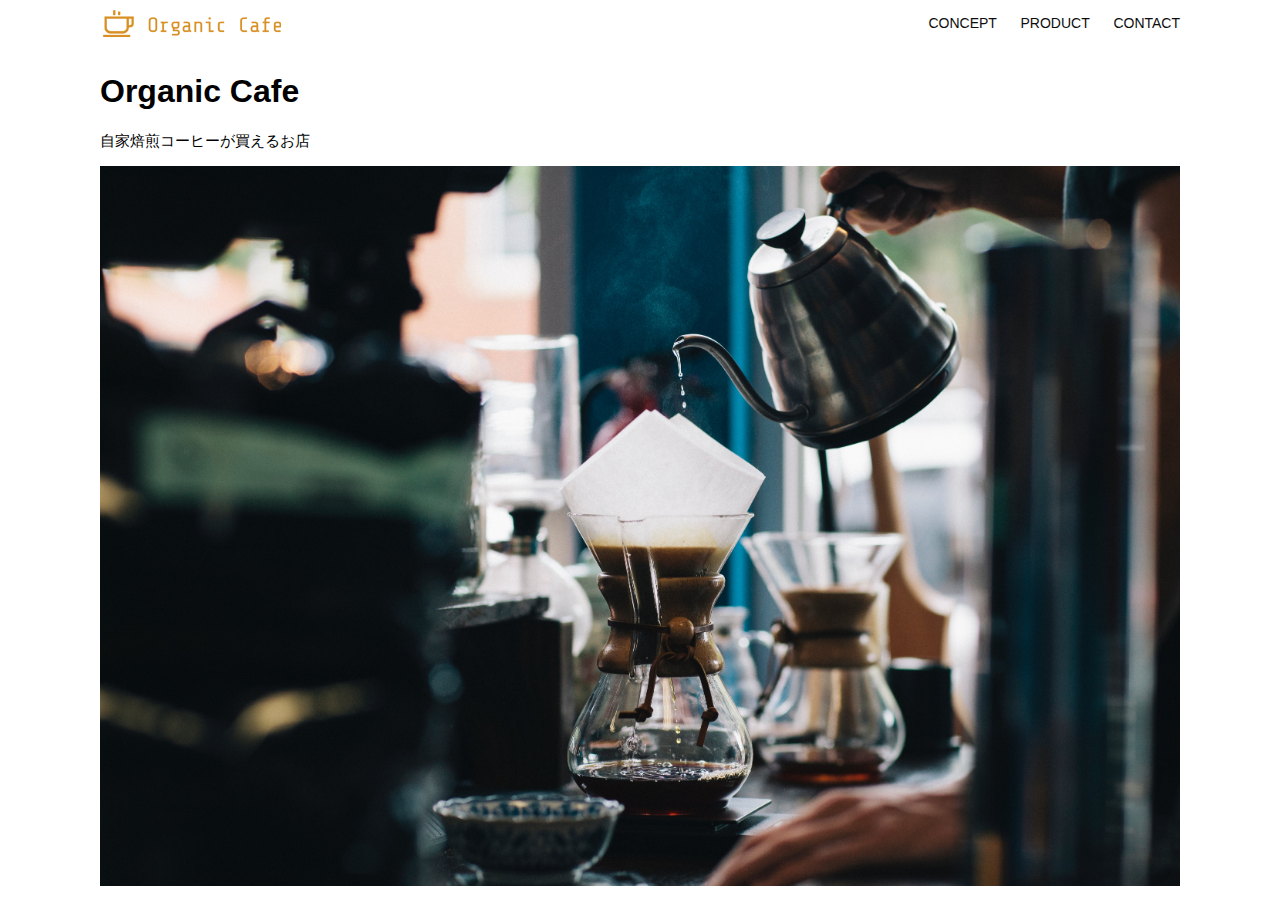
<file: html:css-kadai_013/index.html>
<!DOCTYPE html>
<html>
  <head>
    <title>Organic Cafe</title>
    <meta charset="UTF-8" />
    <meta
      name="description"
      content="自家焙煎のコーヒーがお家で楽しめるOrganic Cafe"
    />
    <meta name="viewport" content="width=device-width, initial-scale=1.0" />
    <link rel="stylesheet" href="style.css" />
  </head>
  <body>
    <!-- ヘッダー -->
    <header>
      <!-- ロゴ -->
      <a href="index.html" id="logo"
        ><img src="images/logo.png" alt="トップページに戻る"
      /></a>

      <!-- PC用ナビゲーション -->
      <nav id="nav-pc">
        <a href="index.html#concept">CONCEPT</a>
        <a href="index.html#product">PRODUCT</a>
        <a href="index.html#contact">CONTACT</a>
      </nav>
      <!-- SP用ナビゲーション -->
       <img src="images/button-menu.png" alt="ナビゲーションを開く" id="menu-sp"
       onclick="document.getElementById('nav-sp').style.display='block'">
      <nav id="nav-sp">
        <img src="images/button-close.png" alt="ナビゲーションを閉じる" id="close"
        onclick="document.getElementById('nav-sp').style.display='none'">
        <a href="index.html"onclick="document.getElementById('nav-sp').style.display='none'">
          <img  id="logo-sp" src="images/logo-sp.png" alt="トップページに戻る">
        </a>
        <a class="menu" href="index.html#concept"onclick="document.getElementById('nav-sp').style.display='none'">CONCEPT</a>
        <a class="menu" href="index.html#product"onclick="document.getElementById('nav-sp').style.display='none'">PRODUCT</a>
        <a class="menu" href="index.html#contact"onclick="document.getElementById('nav-sp').style.display='none'">CONTACT</a>
      </nav>
    </header>
    <main>
      <article>
        <!-- メインビジュアル -->
        <section id="main-visual">
          <div id="main-message">
            <h1>Organic Cafe</h1>
            <p>自家焙煎コーヒーが買えるお店</p>
          </div>
          <img
            src="images/main-image.jpg"
            alt="コーヒーをハンドドリップで淹れる画像"
          />
        </section>
      </article>
    </main>
  </body>
</html>
</file>
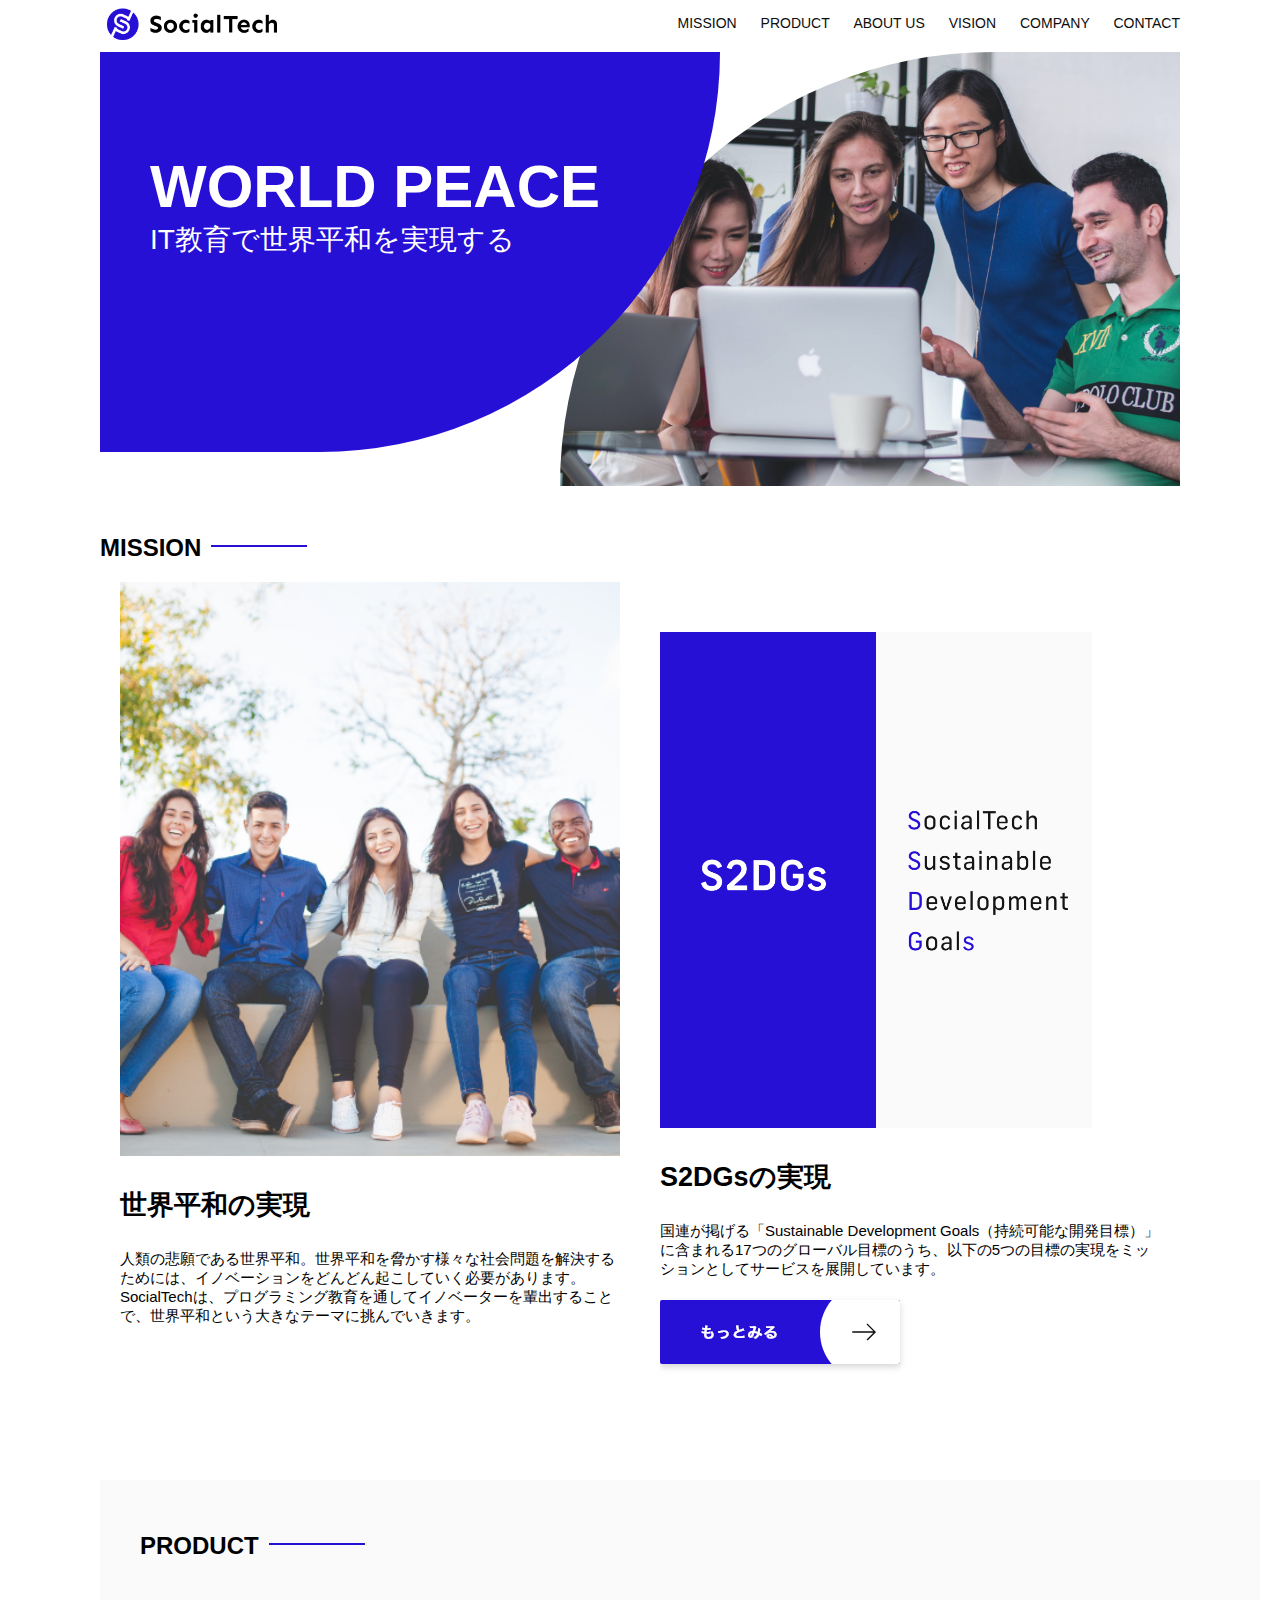
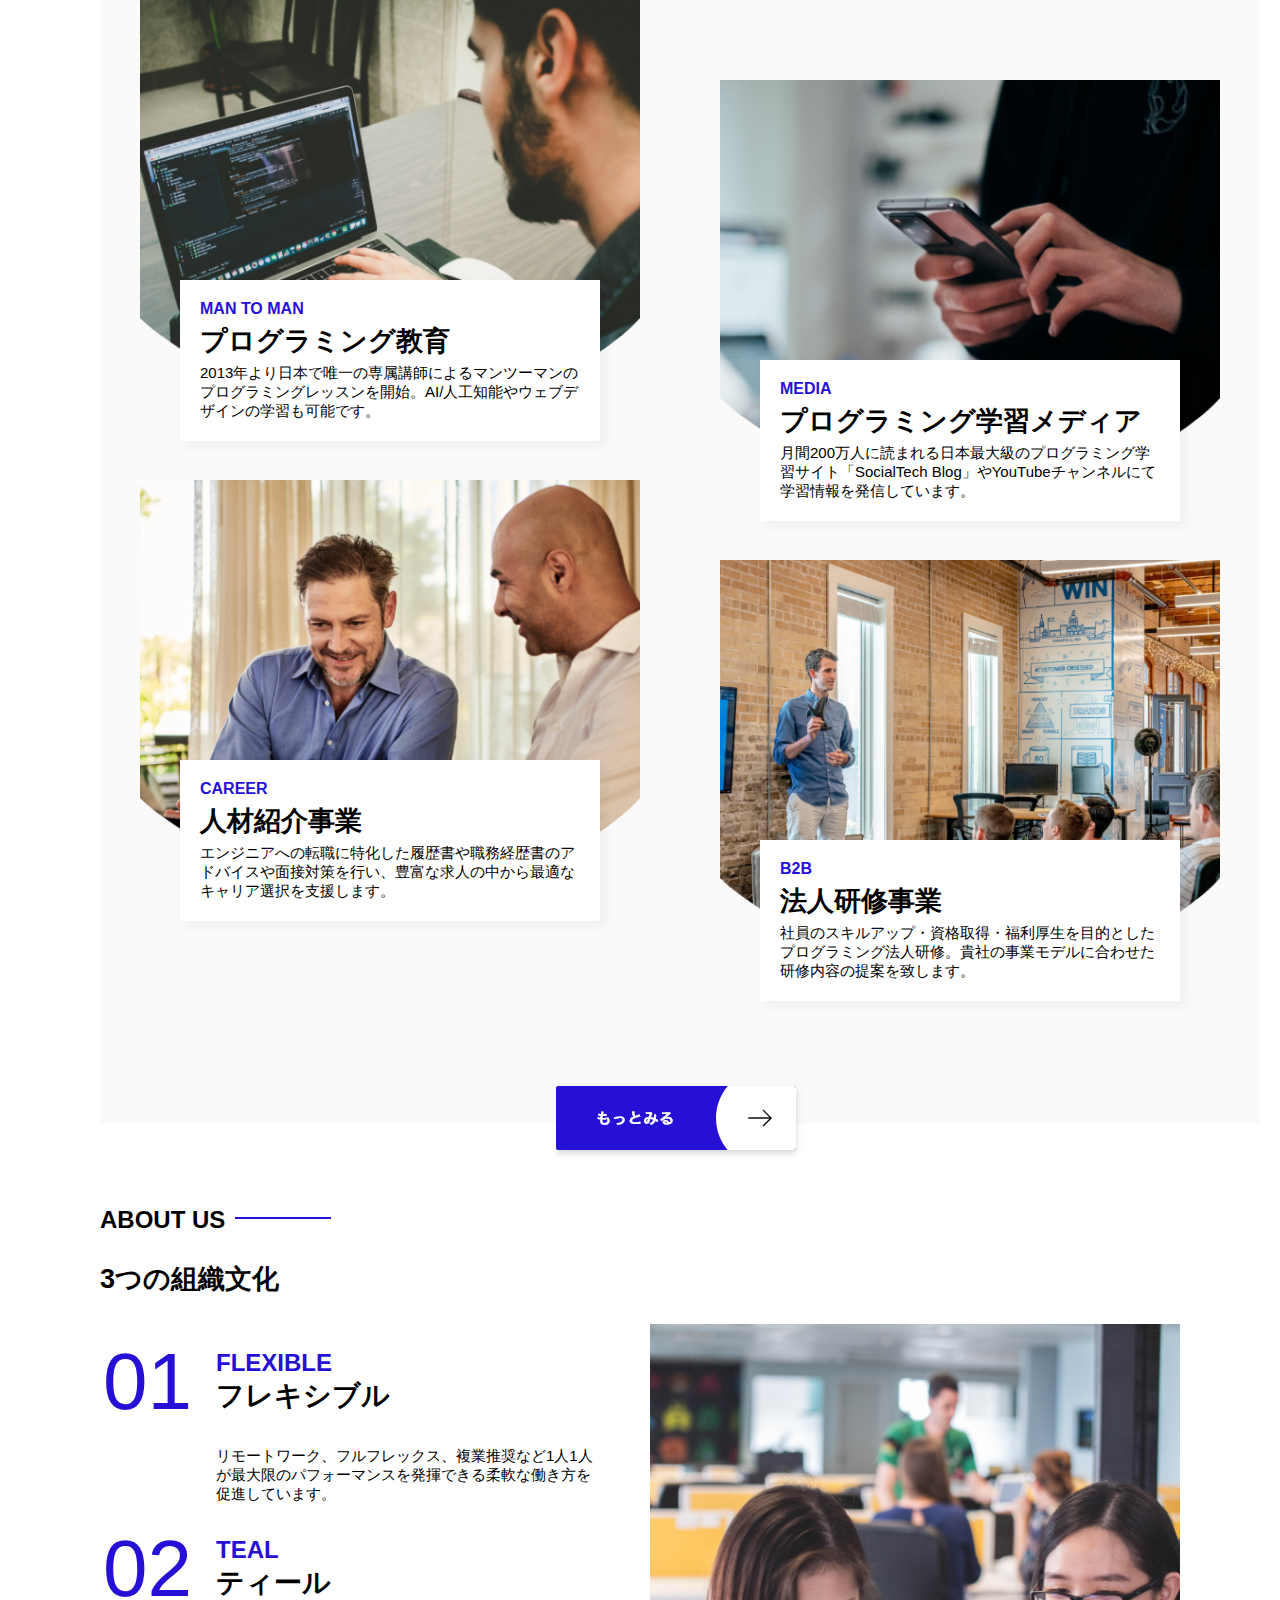
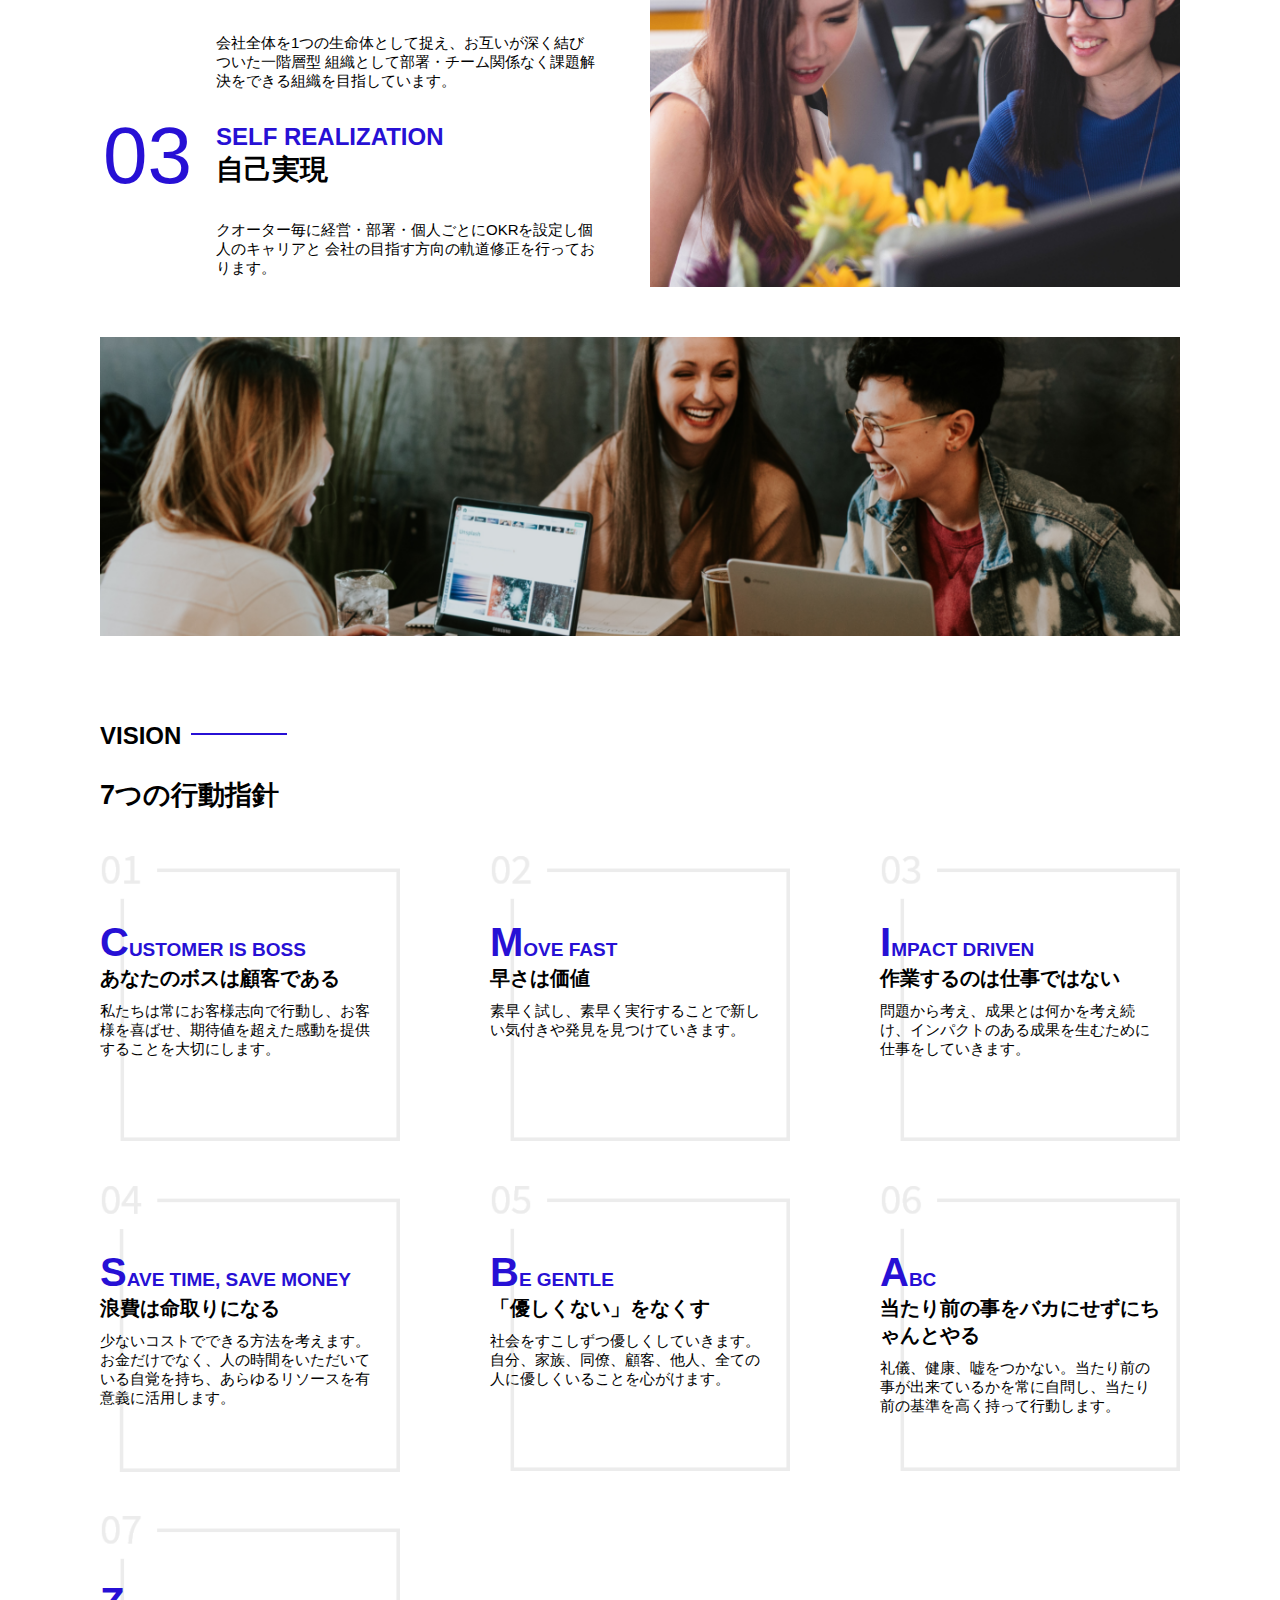
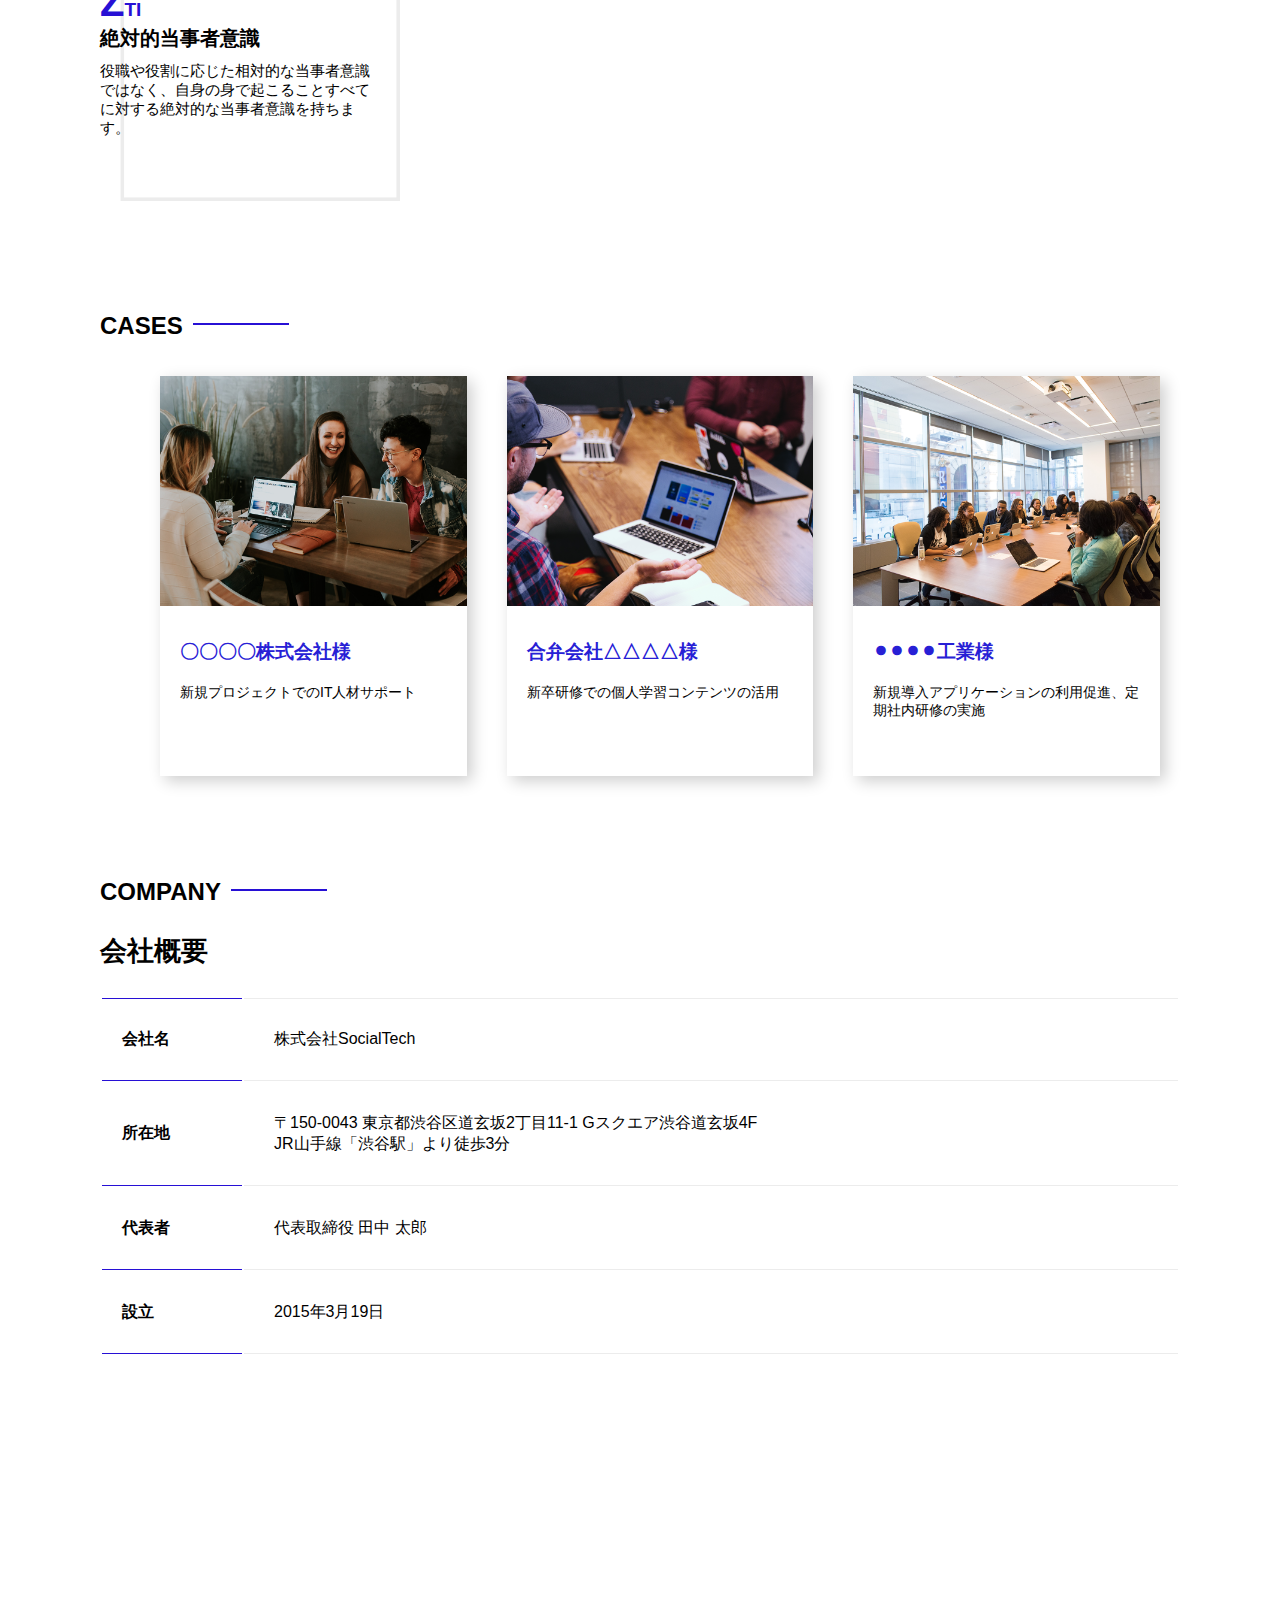
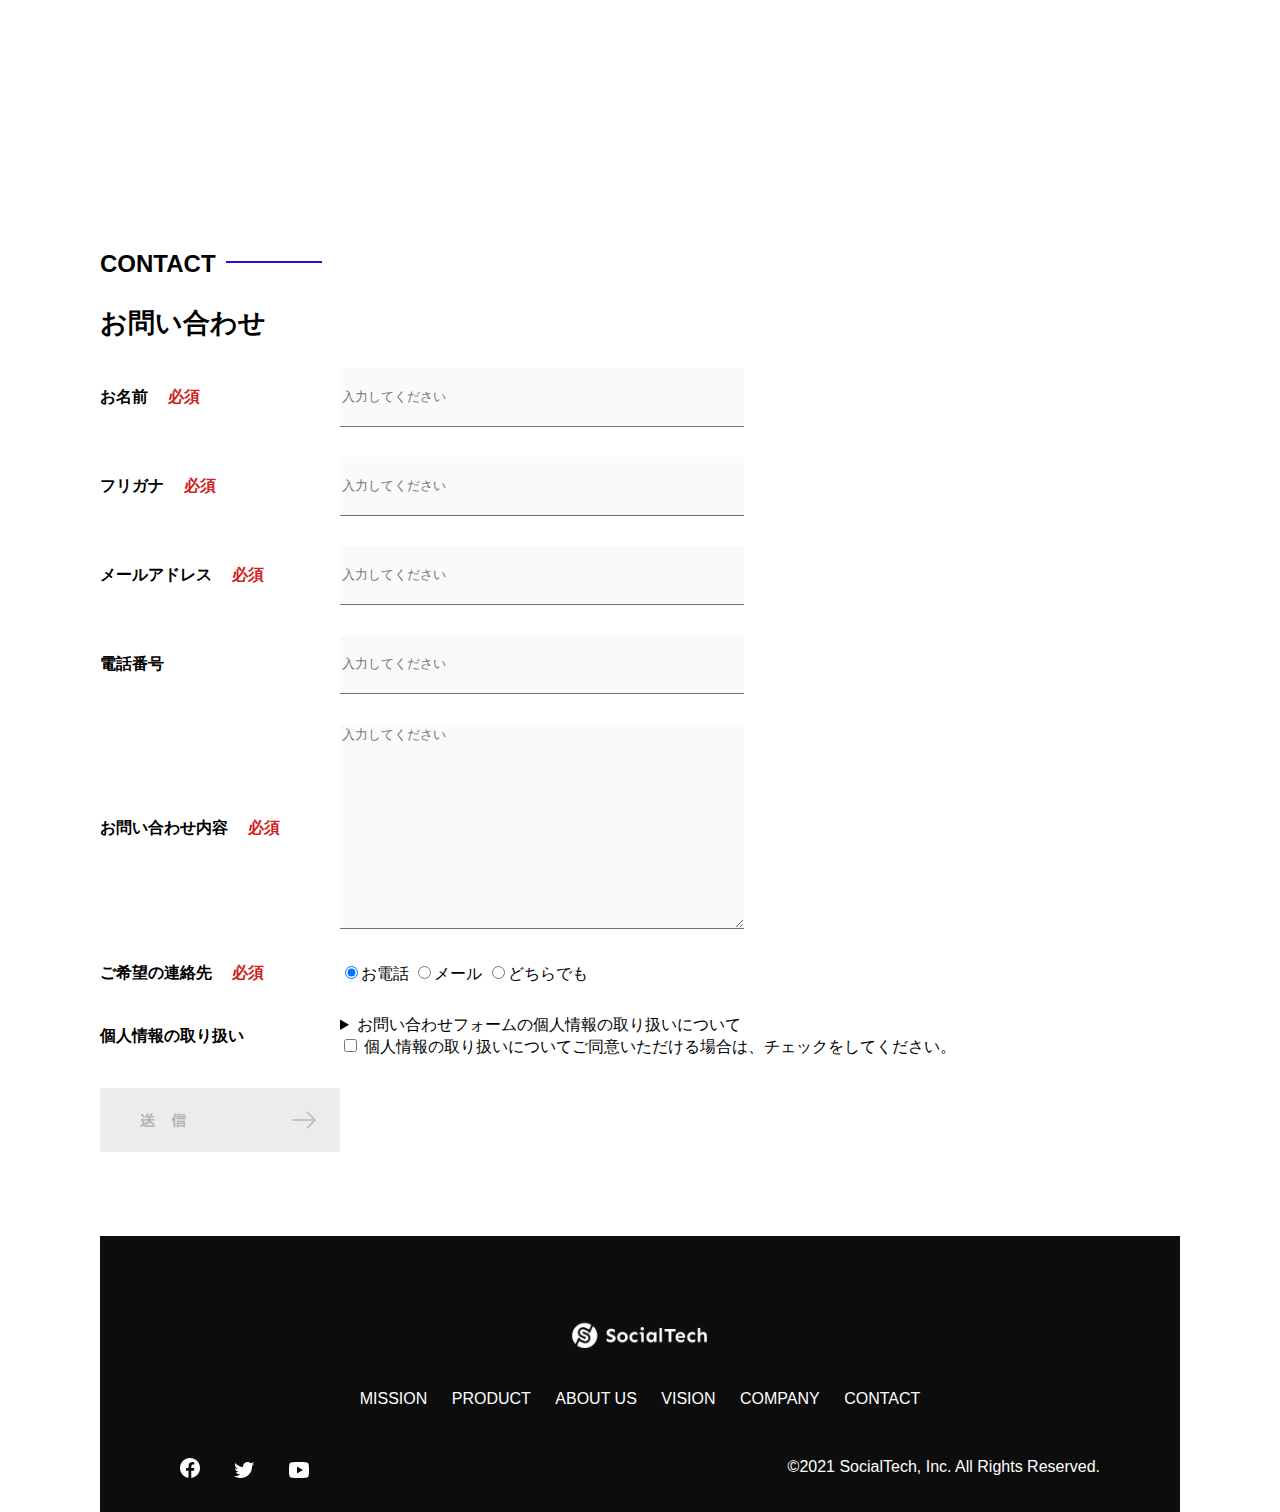
<file: kadai_012/index.html>
<!DOCTYPE html>
<html>
  <head>
    <title>SocialTech</title>
    <meta charset="UTF-8" />
    <meta
      name="description"
      content="SocialTechはEdTech業界のリーディングカンパニーを目指します。"
    />
    <meta name="viewport" content="width=device-width, initial-scale=1.0" />
    <link rel="stylesheet" href="style.css" />
  </head>
  <body>
    <!-- ヘッダー -->
    <header>
      <!-- ロゴ -->
      <a href="index.html" id="logo"
        ><img src="images/logo.png" alt="トップページに戻る"
      /></a>

      <!-- PC用ナビゲーション -->
      <nav id="nav-pc">
        <a href="mission.html">MISSION</a>
        <a href="product.html">PRODUCT</a>
        <a href="index.html#aboutus">ABOUT US</a>
        <a href="index.html#vision">VISION</a>
        <a href="index.html#company">COMPANY</a>
        <a href="index.html#contact">CONTACT</a>
      </nav>
    </header>
    <main>
      <article>
        <!-- メインビジュアル -->
        <section id="main-visual">
          <div id="main-message">
            <h1>WORLD PEACE</h1>
            <p>IT教育で世界平和を実現する</p>
          </div>
          <img
            src="images/index/index-main.png"
            alt="PCの周りに集まる多国籍の仲間たち"
          />
        </section>
        <!--ミッション-->
        <section id="mission">
          <h2 class="index-h2">MISSION</h2>
          <div id="mission-flex">
            <div>
              <img
                id="mission-photo"
                src="images/index/index-mission.png"
                alt="屋外のベンチで写真を撮影する多国籍の仲間たち"
              />
              <h3>世界平和の実現</h3>
              <p>
                人類の悲願である世界平和。世界平和を脅かす様々な社会問題を解決するためには、イノベーションをどんどん起こしていく必要があります。SocialTechは、プログラミング教育を通してイノベーターを輩出することで、世界平和という大きなテーマに挑んでいきます。
              </p>
            </div>
            <div>
              <img id="s2dgs" src="images/index/s2dgs.png" alt="S2DGs" />
              <h3>S2DGsの実現</h3>
              <p>
                国連が掲げる「Sustainable Development
                Goals（持続可能な開発目標）」に含まれる17つのグローバル目標のうち、以下の5つの目標の実現をミッションとしてサービスを展開しています。
              </p>
              <a href="mission.html">
                <img src="images/button-more.png" alt="もっとみる" />
              </a>
            </div>
          </div>
        </section>
        <!-- プロダクト -->
        <section id="product">
          <h2 class="index-h2">PRODUCT</h2>
          <div>
            <div id="product-left">
              <div>
                <img
                  class="product-photo"
                  src="images/index/index-mantoman.png"
                  alt="PCでコードを書く男性"
                />
                <div class="product-explain">
                  <span>MAN TO MAN</span>
                  <h3>プログラミング教育</h3>
                  <p>
                    2013年より日本で唯一の専属講師によるマンツーマンのプログラミングレッスンを開始。AI/人工知能やウェブデザインの学習も可能です。
                  </p>
                </div>
              </div>
              <div>
                <img
                  class="product-photo"
                  src="images/index/index-career.png"
                  alt="笑顔で話し合う2人の男性"
                />
                <div class="product-explain">
                  <span>CAREER</span>
                  <h3>人材紹介事業</h3>
                  <p>
                    エンジニアへの転職に特化した履歴書や職務経歴書のアドバイスや面接対策を行い、豊富な求人の中から最適なキャリア選択を支援します。
                  </p>
                </div>
              </div>
            </div>
            <div id="product-right">
              <div>
                <img
                  class="product-photo"
                  src="images/index/index-media.png"
                  alt="スマートフォンを操作する人"
                />
                <div class="product-explain">
                  <span>MEDIA</span>
                  <h3>プログラミング学習メディア</h3>
                  <p>
                    月間200万人に読まれる日本最大級のプログラミング学習サイト「SocialTech
                    Blog」やYouTubeチャンネルにて学習情報を発信しています。
                  </p>
                </div>
              </div>
              <div>
                <img
                  class="product-photo"
                  src="images/index/index-b2b.png"
                  alt="講演中の男性とそれを聴く人々"
                />
                <div class="product-explain">
                  <span>B2B</span>
                  <h3>法人研修事業</h3>
                  <p>
                    社員のスキルアップ・資格取得・福利厚生を目的としたプログラミング法人研修。貴社の事業モデルに合わせた研修内容の提案を致します。
                  </p>
                </div>
              </div>
            </div>
          </div>
          <div>
            <a id="product-more" href="product.html">
              <img src="images/button-more.png" alt="もっとみる" />
            </a>
          </div>
        </section>
        <!---ABOUT US-->
        <section id="aboutus">
          <h2 class="index-h2">ABOUT US</h2>
          <h3>3つの組織文化</h3>
          <div>
            <table class="culture-table">
              <tr>
                <td>
                  <span class="culture-num">01</span>
                </td>
                <td>
                  <span class="culture-en">FLEXIBLE</span>
                  <span class="culture-jp">フレキシブル</span>
                </td>
              </tr>
              <tr>
                <td>
                  <!--空のセル-->
                </td>
                <td>
                  <p class="culture-description">
                    リモートワーク、フルフレックス、複業推奨など1人1人が最大限のパフォーマンスを発揮できる柔軟な働き方を促進しています。
                  </p>
                </td>
              </tr>
              <tr>
                <td>
                  <span class="culture-num">02</span>
                </td>
                <td>
                  <span class="culture-en">TEAL</span>
                  <span class="culture-jp">ティール</span>
                </td>
              </tr>
              <tr>
                <td>
                  <!--空のセル-->
                </td>
                <td>
                  <p class="culture-description">
                    会社全体を1つの生命体として捉え、お互いが深く結びついた一階層型
                    組織として部署・チーム関係なく課題解決をできる組織を目指しています。
                  </p>
                </td>
              </tr>
              <tr>
                <td>
                  <span class="culture-num">03</span>
                </td>
                <td>
                  <span class="culture-en">SELF REALIZATION</span>
                  <span class="culture-jp">自己実現</span>
                </td>
              </tr>
              <tr>
                <td>
                  <!--空のセル-->
                </td>
                <td>
                  <p class="culture-description">
                    クオーター毎に経営・部署・個人ごとにOKRを設定し個人のキャリアと
                    会社の目指す方向の軌道修正を行っております。
                  </p>
                </td>
              </tr>
            </table>
            <img
              class="culture-img"
              src="images/index/index-aboutus1.png"
              alt="笑顔で話し合う2人の女性"
            />
          </div>
          <img
            class="culture-img2"
            src="images/index/index-aboutus2.png"
            alt="笑顔で話し合う3人の男女"
          />
        </section>
        <!-- VISION -->
        <section id="vision">
          <h2 class="index-h2">VISION</h2>
          <h3>7つの行動指針</h3>
          <div>
            <div class="vision-box">
              <img src="images/index/vision-01.png" alt="01" />
              <span>
                <h4>CUSTOMER IS BOSS</h4>
                <h5>あなたのボスは顧客である</h5>
                <p>
                  私たちは常にお客様志向で行動し、お客様を喜ばせ、期待値を超えた感動を提供することを大切にします。
                </p>
              </span>
            </div>
            <div class="vision-box">
              <img src="images/index/vision-02.png" alt="02" />
              <span>
                <h4>MOVE FAST</h4>
                <h5>早さは価値</h5>
                <p>
                  素早く試し、素早く実行することで新しい気付きや発見を見つけていきます。
                </p>
              </span>
            </div>
            <div class="vision-box">
              <img src="images/index/vision-03.png" alt="03" />
              <span>
                <h4>IMPACT DRIVEN</h4>
                <h5>作業するのは仕事ではない</h5>
                <p>
                  問題から考え、成果とは何かを考え続け、インパクトのある成果を生むために仕事をしていきます。
                </p>
              </span>
            </div>
            <div class="vision-box">
              <img src="images/index/vision-04.png" alt="04" />
              <span>
                <h4>SAVE TIME, SAVE MONEY</h4>
                <h5>浪費は命取りになる</h5>
                <p>
                  少ないコストでできる方法を考えます。お金だけでなく、人の時間をいただいている自覚を持ち、あらゆるリソースを有意義に活用します。
                </p>
              </span>
            </div>
            <div class="vision-box">
              <img src="images/index/vision-05.png" alt="05" />
              <span>
                <h4>BE GENTLE</h4>
                <h5>「優しくない」をなくす</h5>
                <p>
                  社会をすこしずつ優しくしていきます。自分、家族、同僚、顧客、他人、全ての人に優しくいることを心がけます。
                </p>
              </span>
            </div>
            <div class="vision-box">
              <img src="images/index/vision-06.png" alt="06" />
              <span>
                <h4>ABC</h4>
                <h5>当たり前の事をバカにせずにちゃんとやる</h5>
                <p>
                  礼儀、健康、嘘をつかない。当たり前の事が出来ているかを常に自問し、当たり前の基準を高く持って行動します。
                </p>
              </span>
            </div>
            <div class="vision-box">
              <img src="images/index/vision-07.png" alt="07" />
              <span>
                <h4>ZTI</h4>
                <h5>絶対的当事者意識</h5>
                <p>
                  役職や役割に応じた相対的な当事者意識ではなく、自身の身で起こることすべてに対する絶対的な当事者意識を持ちます。
                </p>
              </span>
            </div>
          </div>
        </section>
        <!-- CASES -->
        <section id="cases">
          <h2 class="index-h2">CASES</h2>
          <ul>
            <li class="case-card">
              <img src="images/index/case-1.png" alt="仲良く語り合う3人" class="case-img">
              <div class="case-info">
                <h3 class="case-name">〇〇〇〇株式会社様</h3>
                <p class="case-content">新規プロジェクトでのIT人材サポート</p>
              </div>
            </li>
            <li class="case-card">
              <img src="images/index/case-2.png" alt="PCでコンテンツを見る" class="case-img">
              <div class="case-info">
                <h3 class="case-name">合弁会社△△△△様</h3>
                <p class="case-content">新卒研修での個人学習コンテンツの活用</p>
              </div>
            </li>
            <li class="case-card">
              <img src="images/index/case-3.png" alt="社内研修中の会議室" class="case-img">
              <div class="case-info">
                <h3 class="case-name">⚫︎⚫︎⚫︎⚫︎工業様</h3>
                <p class="case-content">新規導入アプリケーションの利用促進、定期社内研修の実施</p>
              </div>
            </li>
          </ul>
        </section>
        <!-- COMPANY -->
        <section id="company">
          <h2 class="index-h2">COMPANY</h2>
          <h3>会社概要</h3>
          <table id="company-table">
            <tr>
              <th class="tableheader-first">会社名</th>
              <td class="cell-first">株式会社SocialTech</td>
            </tr>
            <tr>
              <th class="tableheader">所在地</th>
              <td class="cell">
                〒150-0043 東京都渋谷区道玄坂2丁目11-1 Gスクエア渋谷道玄坂4F<br />JR山手線「渋谷駅」より徒歩3分
              </td>
            </tr>
            <tr>
              <th class="tableheader">代表者</th>
              <td class="cell">代表取締役 田中 太郎</td>
            </tr>
            <tr>
              <th class="tableheader">設立</th>
              <td class="cell">2015年3月19日</td>
            </tr>
          </table>
          <iframe
            src="https://www.google.com/maps/embed?pb=!1m18!1m12!1m3!1d3241.7759544892483!2d139.69399665123464!3d35.65789123876098!2m3!1f0!2f0!3f0!3m2!1i1024!2i768!4f13.1!3m3!1m2!1s0x60188caa0042e8d1%3A0xba130bea826a7aa2!2z44CSMTUwLTAwNDMg5p2x5Lqs6YO95riL6LC35Yy66YGT546E5Z2C77yS5LiB55uu77yR77yR4oiS77yR!5e0!3m2!1sja!2sjp!4v1636872991912!5m2!1sja!2sjp"
            style="border: 0"
            allowfullscreen=""
            loading="lazy"
          >
          </iframe>
        </section>
        <!-- お問い合わせフォーム -->
        <section id="contact">
          <h2 class="index-h2">CONTACT</h2>
          <h3>お問い合わせ</h3>
          <form>
            <div>
              <div class="contact-heading">
                <label class="contact-label"
                  >お名前<span class="contact-span">必須</span></label
                >
              </div>
              <div class="contact-form">
                <input
                  type="text"
                  name="name"
                  placeholder="入力してください"
                  class="contact-textbox"
                />
              </div>
            </div>
            <div>
              <div class="contact-heading">
                <label class="contact-label"
                  >フリガナ<span class="contact-span">必須</span></label
                >
              </div>
              <div>
                <input
                  type="text"
                  name="hurigana"
                  placeholder="入力してください"
                  class="contact-textbox"
                />
              </div>
            </div>
            <div>
              <div class="contact-heading">
                <label class="contact-label"
                  >メールアドレス<span class="contact-span">必須</span></label
                >
              </div>
              <div>
                <input
                  type="text"
                  name="email"
                  placeholder="入力してください"
                  class="contact-textbox"
                />
              </div>
            </div>
            <div>
              <div class="contact-heading">
                <label class="contact-label">電話番号</label>
              </div>
              <div>
                <input
                  type="text"
                  name="tel"
                  placeholder="入力してください"
                  class="contact-textbox"
                />
              </div>
            </div>
            <div>
              <div class="contact-heading">
                <label class="contact-label"
                  >お問い合わせ内容<span class="contact-span">必須</span></label
                >
              </div>
              <div>
                <textarea
                  class="contact-textarea"
                  placeholder="入力してください"
                  name="message"
                ></textarea>
              </div>
            </div>
            <div>
              <div class="contact-heading">
                <label class="contact-label"
                  >ご希望の連絡先<span class="contact-span">必須</span></label
                >
              </div>
              <div>
                <input
                  class="radiobutton"
                  type="radio"
                  value="tel"
                  name="contact"
                  checked
                /><label>お電話</label>
                <input
                  class="radiobutton"
                  type="radio"
                  value="mail"
                  name="contact"
                /><label>メール</label>
                <input
                  class="radiobutton"
                  type="radio"
                  value="both"
                  name="contact"
                /><label>どちらでも</label>
              </div>
            </div>
            <div>
              <div class="contact-heading">
                <label class="contact-label">個人情報の取り扱い</label>
              </div>
              <div>
                <details>
                  <summary>
                    お問い合わせフォームの個人情報の取り扱いについて
                  </summary>
                  <div>
                    <span>１．組織の名称又は氏名</span><br />
                    株式会社SocialTech<br /><br />
                    <span
                      >２．個人情報保護管理者（若しくはその代理人）の氏名又は職名、所属及び連絡先
                      鈴木 一郎 コーポレート部</span
                    ><br />
                    メールアドレス：support@socialtech.net<br />
                    TEL：03-xxxx-xxxx<br />
                    <span>３．個人情報の利用目的</span><br />
                    ・本サービス及び本サービスに関連する情報の提供又はそれらに関する連絡のため<br />
                    ・ユーザーの本人確認のため<br />
                    ・当社サービスのご案内のため<br />
                    ・当社の商品等の広告または宣伝（電子メールによるものを含むものとします。）<br /><br />
                    <span>４．個人情報の取り扱い業務の委託</span><br />
                    個人情報の取扱業務の全部または一部を外部に業務委託する場合があります。<br />
                    その際、弊社は、個人情報を適切に保護できる管理体制を敷き実行していることを条件として<br />
                    委託先を厳選したうえで、機密保持契約を委託先と締結し、お客様の個人情報を厳密に管理させます。<br /><br />
                    <span>５．個人情報の開示等の請求</span><br />
                    お客様は、弊社に対してご自身の個人情報の開示等（利用目的の通知、開示、内容の訂正・追加・削除、利用の停止または消去、第三者への提供の停止）に関して、当社問合わせ窓口に申し出ることができます。<br />
                    その際、弊社はお客様ご本人を確認させていただいたうえで、合理的な期間内に対応いたします。<br /><br />
                    なお、個人情報に関する弊社問合わせ先は、次の通りです。<br /><br />
                    株式会社SocialTech　個人情報問合せ窓口<br />
                    〒150-0043　東京都渋谷区道玄坂2丁目11-1 Ｇスクエア渋谷道玄坂
                    4F<br />
                    メールアドレス：support@socialtech.net　TEL：03-xxxx-xxxx<br /><br />
                    <span>６．個人情報を提供されることの任意性について</span
                    ><br /><br />
                    お客様がご自身の個人情報を弊社に提供されるか否かは、お客様のご判断によりますが、もしご提供されない場合には、適切なサービスが提供できない場合がありますので予めご了承ください。
                  </div>
                </details>
                <input type="checkbox" name="agree" />
                <span
                  >個人情報の取り扱いについてご同意いただける場合は、チェックをしてください。</span
                >
              </div>
            </div>
            <input
              type="image"
              value="Submit"
              src="images/button-submit.png"
              alt="送信する"
            />
          </form>
        </section>
      </article>
      <footer>
        <div id="footer-logo">
          <img src="images/logo-sp.png" alt="SocialTech" />
        </div>
        <div id="footer-link">
          <a href="mission.html">MISSION</a>
          <a href="product.html">PRODUCT</a>
          <a href="index.html#aboutus">ABOUT US</a>
          <a href="index.html#vision">VISION</a>
          <a href="index.html#company">COMPANY</a>
          <a href="index.html#contact">CONTACT</a>
        </div>
        <div id="sns-footer">
          <a href="https://www.facebook.com/sejuku2013"
            ><img src="images/button-facebook.png" alt="Facebookのリンク"
          /></a>
          <a href="https://twitter.com/samuraijuku"
            ><img src="images/button-twitter.png" alt="Twitterのリンク"
          /></a>
          <a href="https://www.youtube.com/channel/UCCFOQO5aDK0xXam4cUQXT8g"
            ><img src="images/button-youtube.png" alt="YouTubeのリンク"
          /></a>
          <span id="copyright"
            >&copy;2021 SocialTech, Inc. All Rights Reserved.
          </span>
        </div>
      </footer>
    </main>
  </body>
</html>
</file>
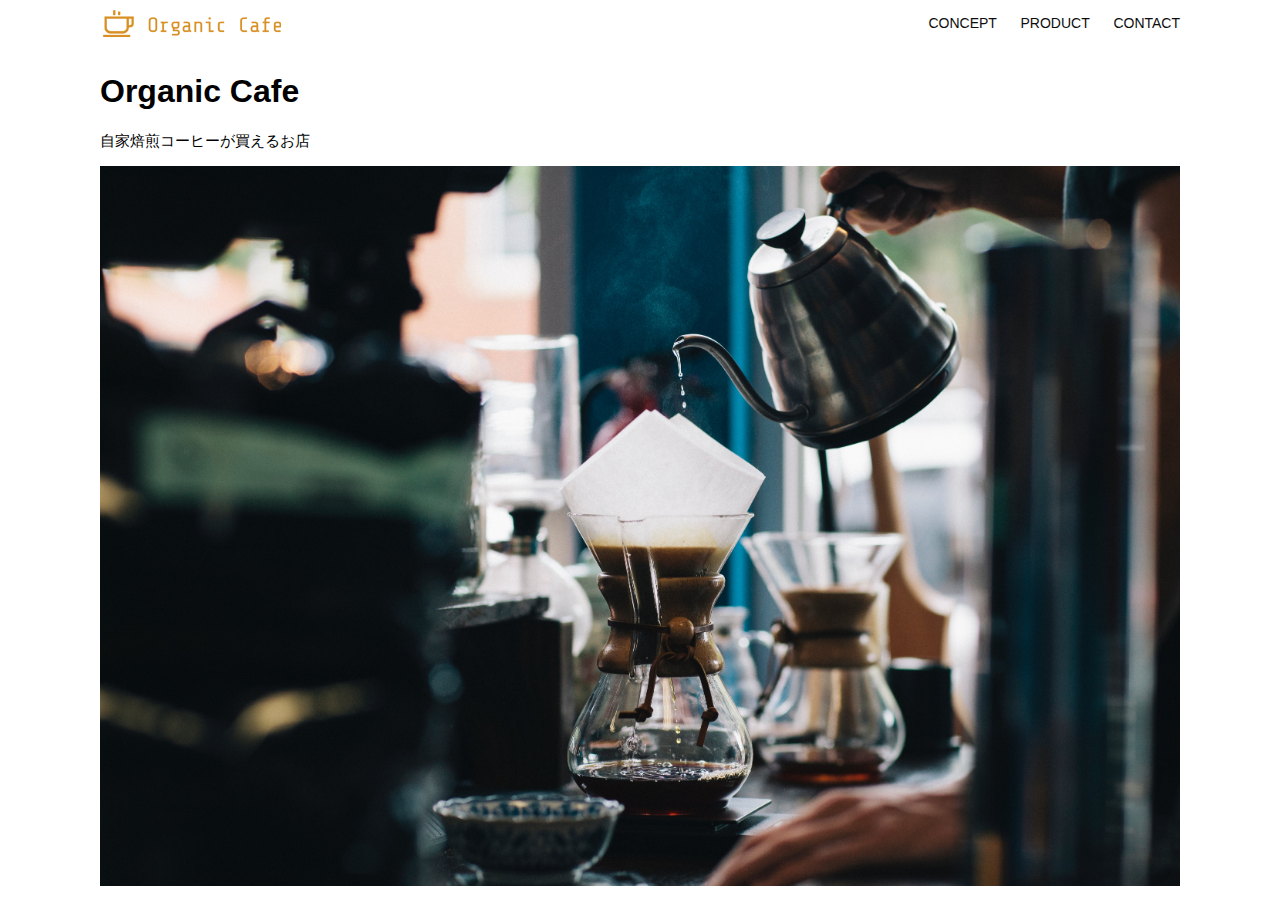
<file: kadai_013/index.html>
<!DOCTYPE html>
<html>
  <head>
    <title>Organic Cafe</title>
    <meta charset="UTF-8" />
    <meta
      name="description"
      content="自家焙煎のコーヒーがお家で楽しめるOrganic Cafe"
    />
    <meta name="viewport" content="width=device-width, initial-scale=1.0" />
    <link rel="stylesheet" href="style.css" />
  </head>
  <body>
    <!-- ヘッダー -->
    <header>
      <!-- ロゴ -->
      <a href="index.html" id="logo"
        ><img src="images/logo.png" alt="トップページに戻る"
      /></a>

      <!-- PC用ナビゲーション -->
      <nav id="nav-pc">
        <a href="index.html#concept">CONCEPT</a>
        <a href="index.html#product">PRODUCT</a>
        <a href="index.html#contact">CONTACT</a>
      </nav>
      <!-- スマートフォン用ナビゲーション -->
       <img id="menu-sp" src="images/button-menu.png" alt="ナビゲーションを開く" onclick="document.getElementById('nav-sp').style.display='block'">
       <nav id="nav-sp">
        <img src="images/button-close.png" alt="ナビゲーションを閉じる" id="close" onclick="document.getElementById('nav-sp').style.display='none'">
        <a href="index.html" id="logo-sp" onclick="document.getElementById('nav-sp').style.display='none'">
          <img src="images/logo-sp.png" alt="トップページに戻る">
        </a>
        <a href="index.html#concept" class="menu" onclick="document.getElementById('nav-sp').style.display='none'">CONCEPT</a>
        <a href="index.html#product" class="menu" onclick="document.getElementById('nav-sp').style.display='none'">PRODUCT</a>
        <a href="index.html#contact" class="menu" onclick="document.getElementById('nav-sp').style.display='none'">CONTACT</a>
       </nav>
    </header>
    <main>
      <article>
        <!-- メインビジュアル -->
        <section id="main-visual">
          <div id="main-message">
            <h1>Organic Cafe</h1>
            <p>自家焙煎コーヒーが買えるお店</p>
          </div>
          <img
            src="images/main-image.jpg"
            alt="コーヒーをハンドドリップで淹れる画像"
          />
        </section>
      </article>
    </main>
  </body>
</html>
</file>
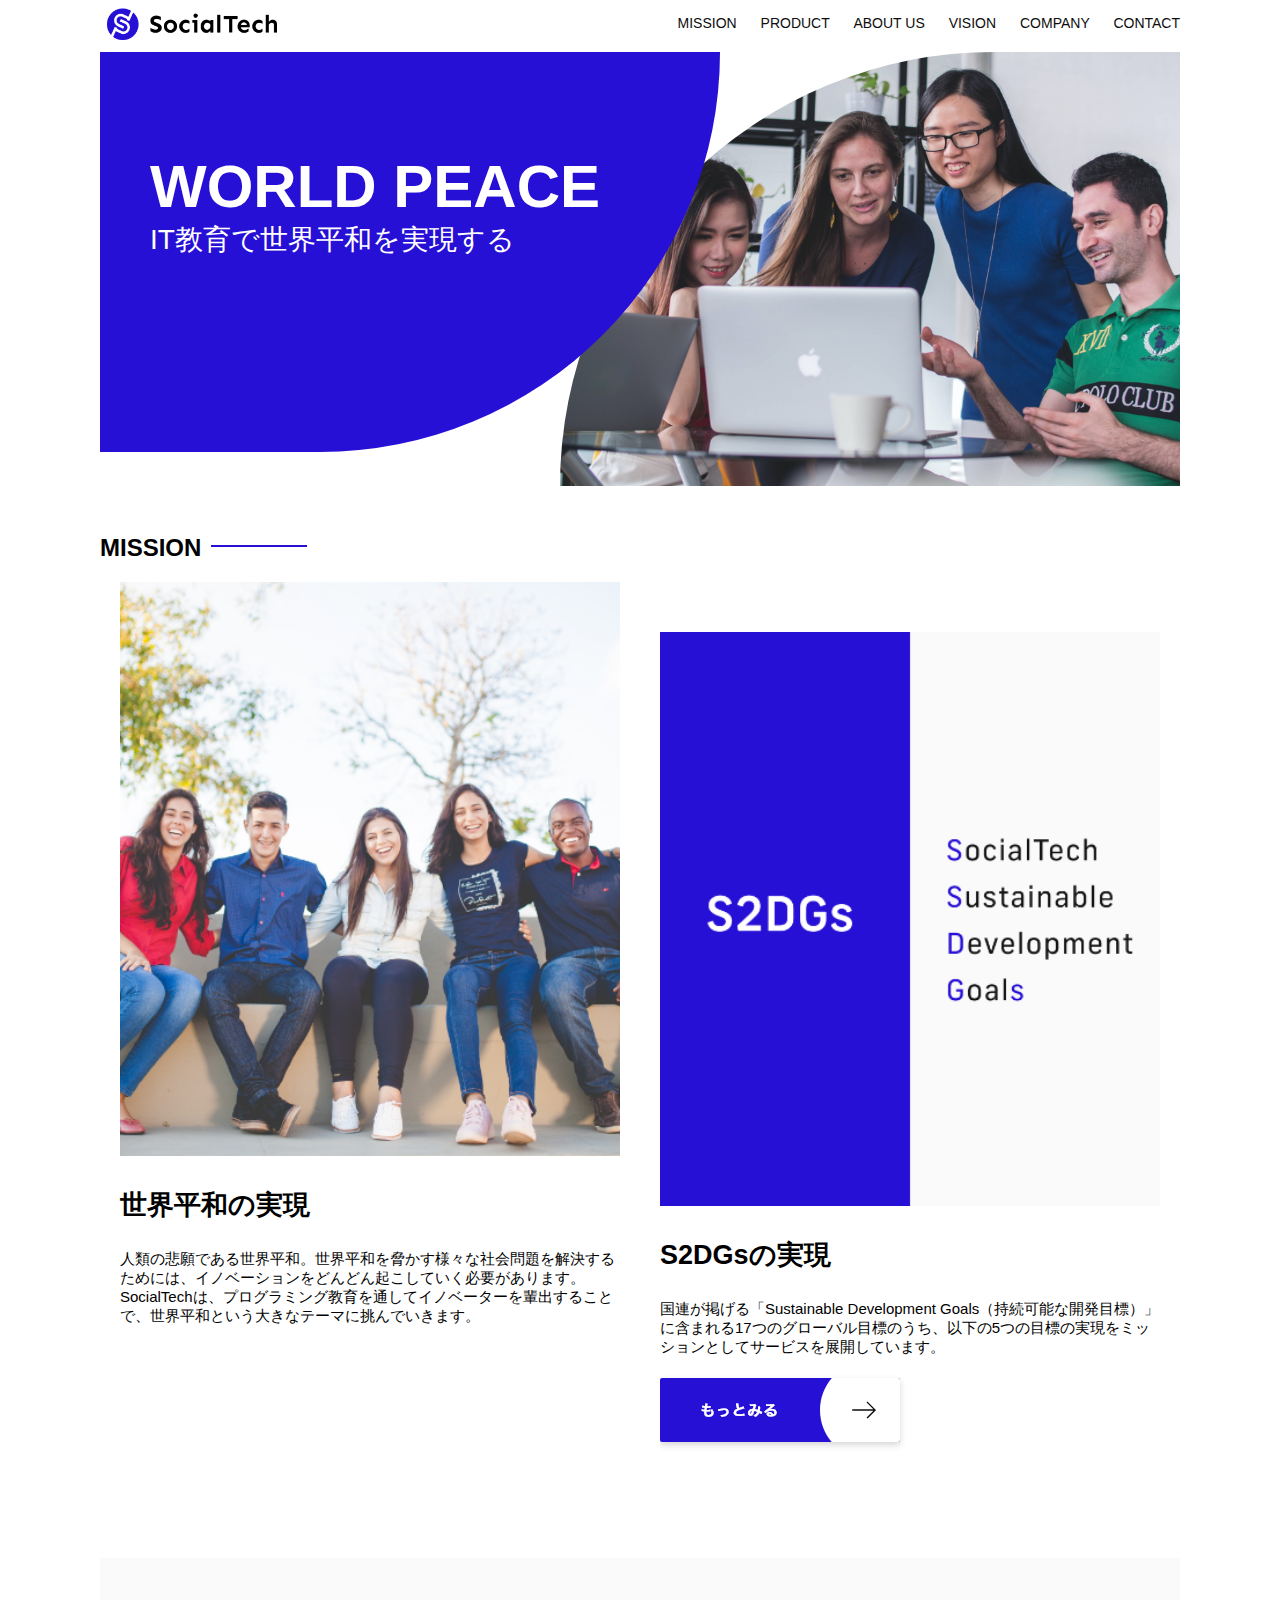
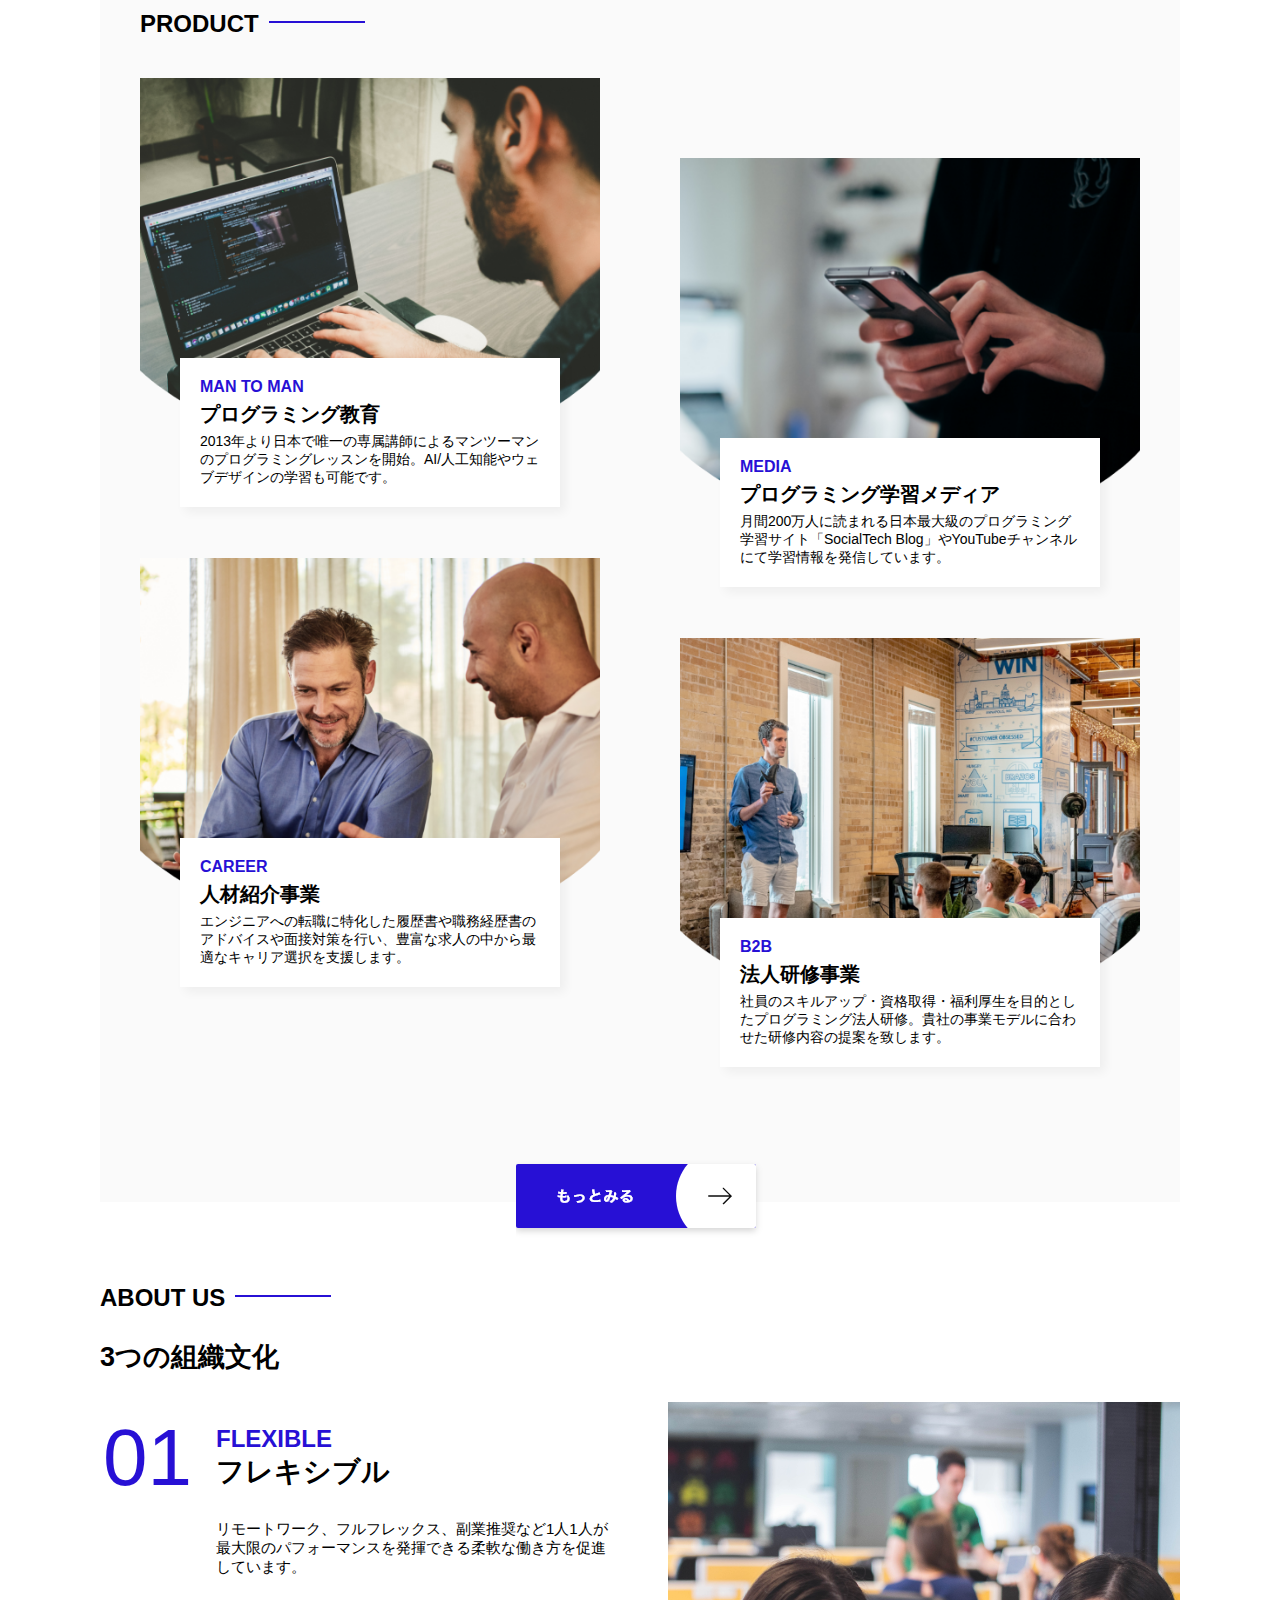
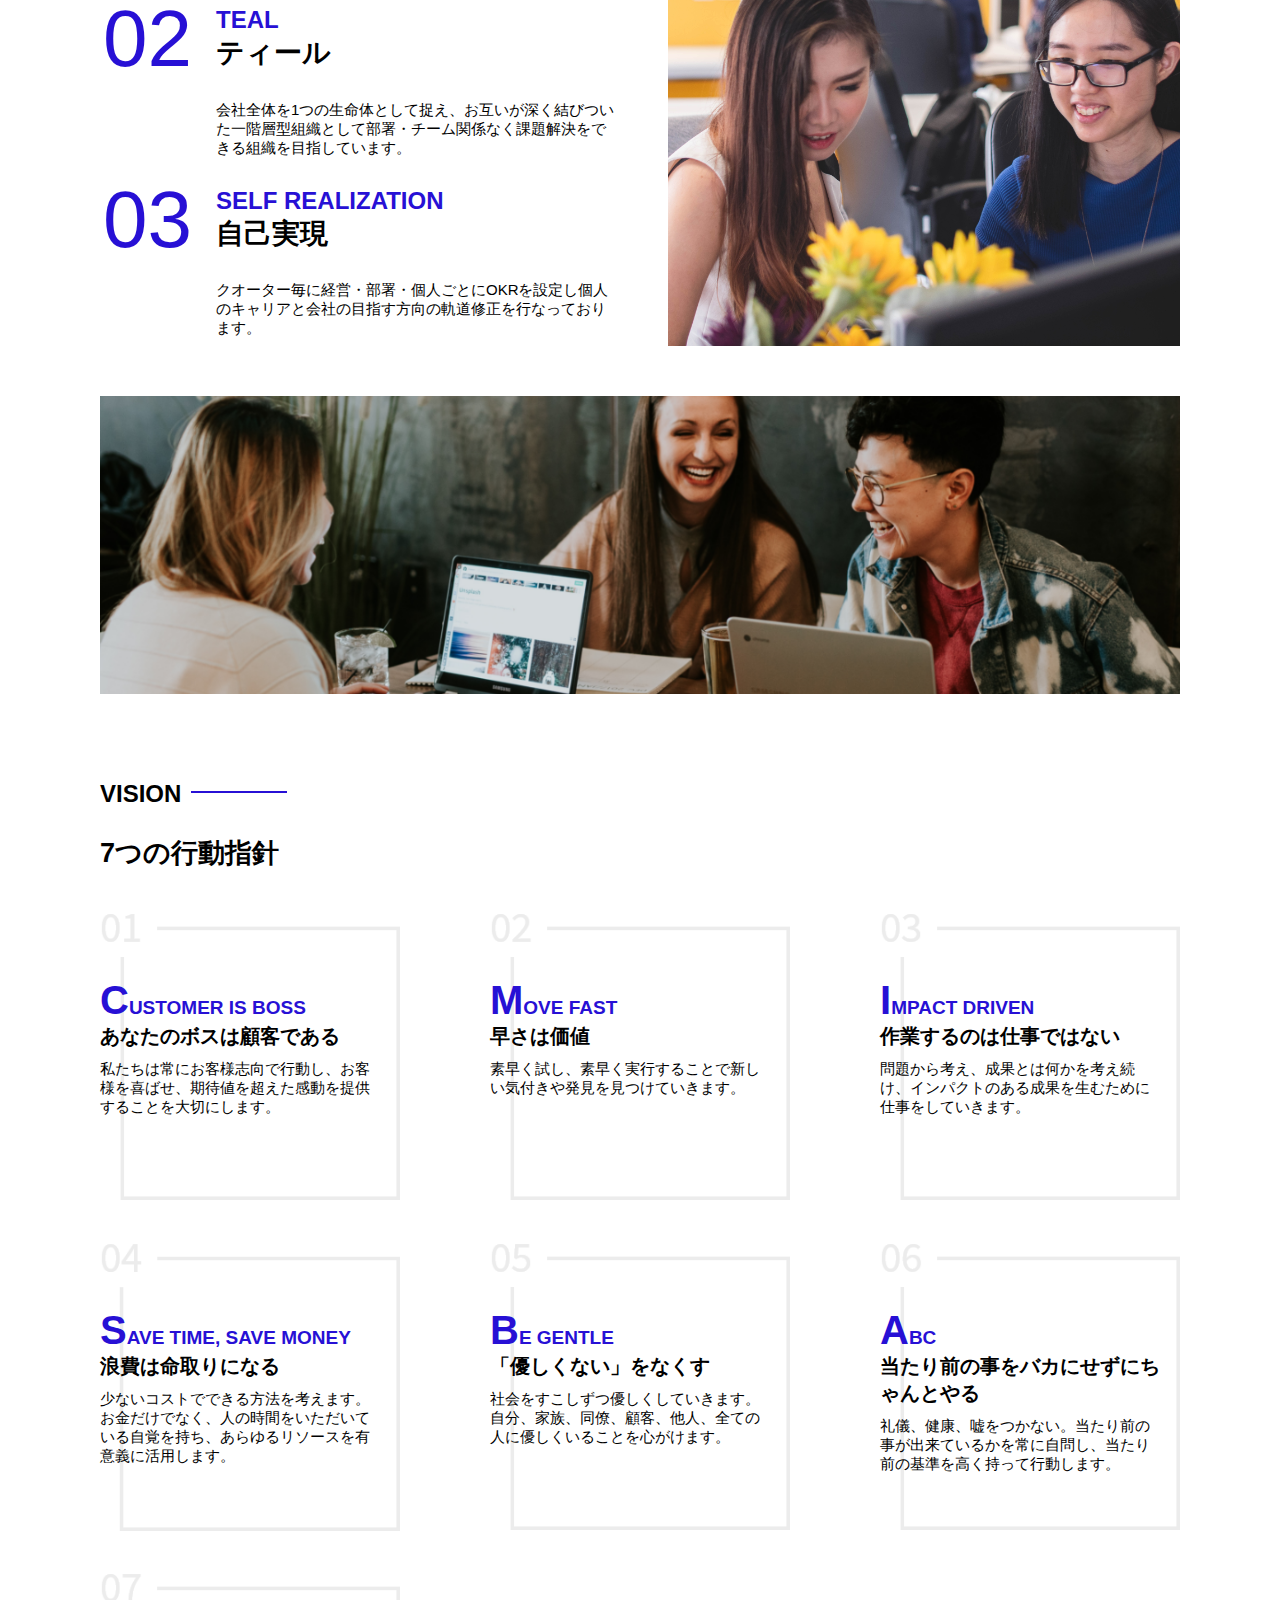
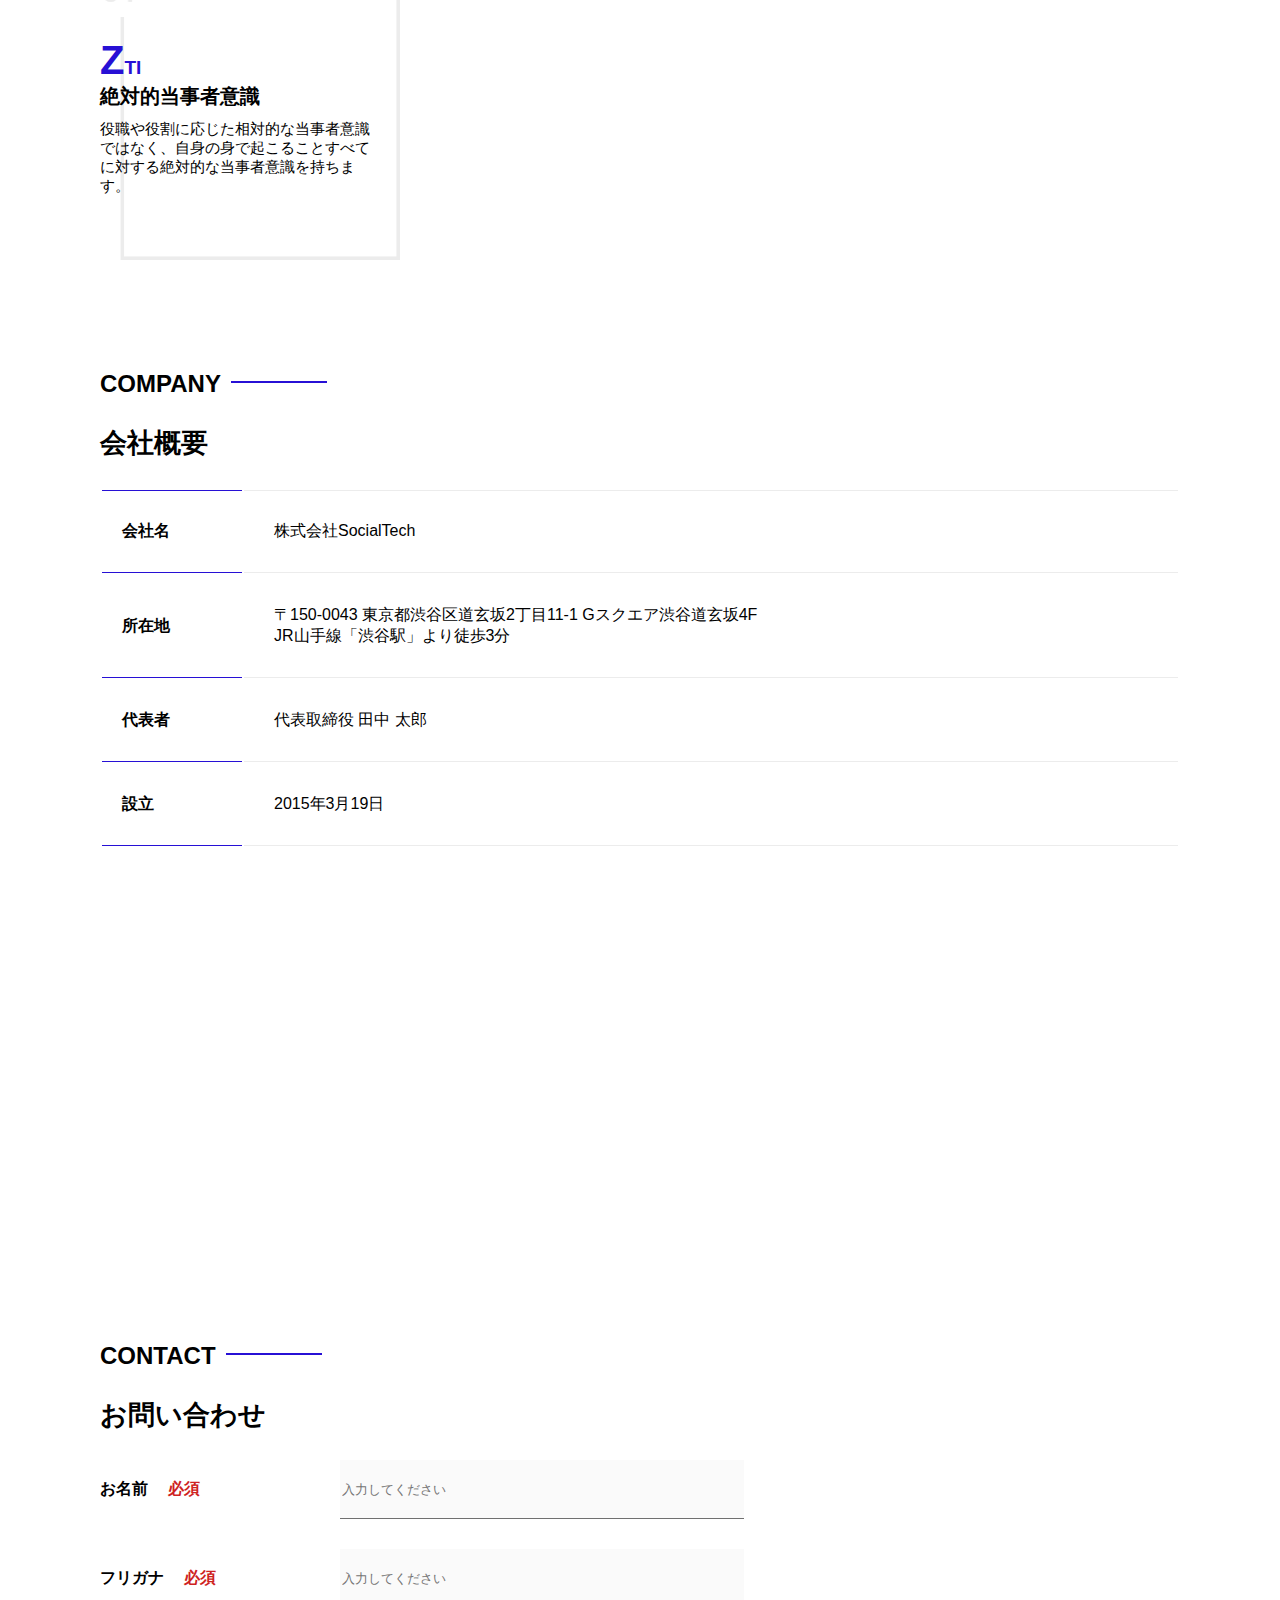
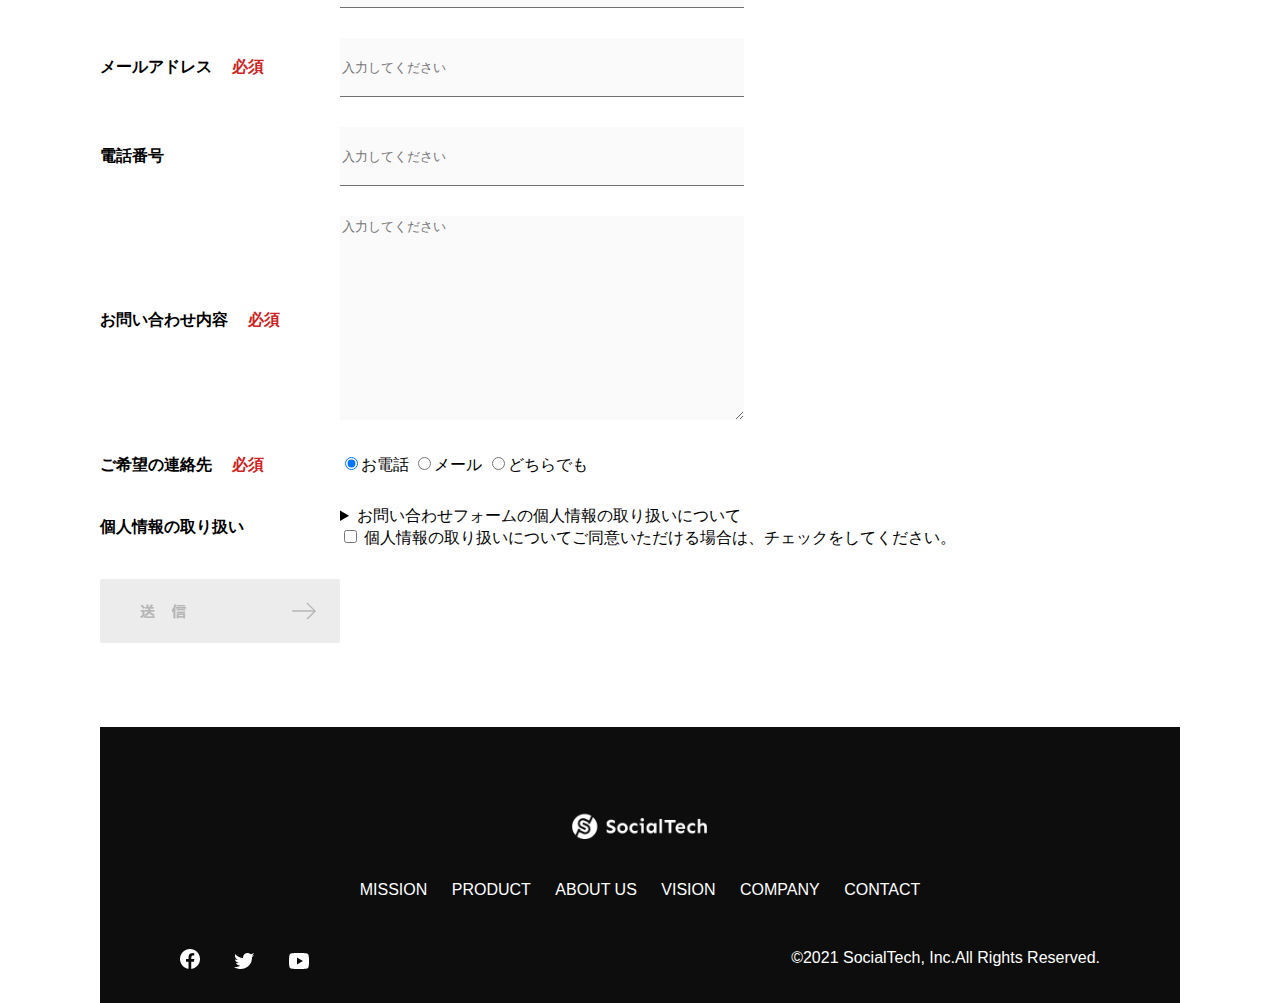
<file: socialtech/index.html>
<!DOCTYPE html>
<html lang="ja">
<head>
  <meta charset="UTF-8">
  <meta name="viewport" content="width=device-width, initial-scale=1.0">
  <meta name="description" content="SocialTechはEdTech業界のリーディングカンパニーを目指します。">
  <link rel="stylesheet" href="style.css">
  <title>SocialTech</title>
</head>
  <body>
  <!-- ヘッダー -->
   <header>
    <!-- ロゴ -->
    <a href="index.html" id="logo">
      <img src="images/logo.png" alt="トップページに戻る">
    </a>
    <!-- PC用ナビゲーション -->
     <nav id="nav-pc">
      <a href="mission.html">MISSION</a>
      <a href="product.html">PRODUCT</a>
      <a href="index.html#aboutus">ABOUT US</a>
      <a href="index.html#vision">VISION</a>
      <a href="index.html#company">COMPANY</a>
      <a href="index.html#contact">CONTACT</a>
    </nav>
    <!-- スマホ用メニューボタン -->
    <img src="images/button-menu.png" alt="ナビゲーションを開く" id="menu-sp" onclick="document.getElementById('nav-sp').style.display = 'block'" >

    <!-- スマホ用ナビゲーション -->
    <nav id="nav-sp">
      <img src="images/button-close.png" alt="ナビゲーション" id="close" onclick="document.getElementById('nav-sp').style.display = 'none'" >
      <a href="index.html" id="logo-sp"onclick="document.getElementById('nav-sp').style.display = 'none'" >
        <img src="images/logo-sp.png" alt="トップページに戻る">
      </a>
      <a class="menu" href="mission.html"onclick="document.getElementById('nav-sp').style.display = 'none'">MISSION</a>
      <a  class="menu" href="product.html"onclick="document.getElementById('nav-sp').style.display = 'none'">PRODUCT</a>
      <a  class="menu" href="index.html#aboutus"onclick="document.getElementById('nav-sp').style.display = 'none'">ABOUT US</a>
      <a  class="menu" href="index.html#vision"onclick="document.getElementById('nav-sp').style.display = 'none'">VISION</a>
      <a  class="menu" href="index.html#company"onclick="document.getElementById('nav-sp').style.display = 'none'">COMPANY</a>
      <a  class="menu" href="index.html#contact"onclick="document.getElementById('nav-sp').style.display = 'none'">CONTACT</a>
      <div id="sns">
        <a href="https://www.facebook.com/sejuku2013"><img src="images/button-facebook.png" alt="Facebookのリンク"></a>
<a href="https://twitter.com/samuraijuku"><img src="images/button-twitter.png" alt="Twitterのリンク"></a>
<a href="https://www.youtube.com/channel/UCCFOQO5aDK0xXam4cUQXT8g"><img src="images/button-youtube.png" alt="YouTubeのリンク"></a>
      </div>
    </nav>
   </header>
   <main>
    <article>
      <!-- メインビジュアル -->
      <section id="main-visual">
        <div id="main-message">
          <h1>WORLD PEACE</h1>
          <p>IT教育で世界平和を実現する</p>
        </div>
        <img src="images/index/index-main.png" alt="PCの周りに集まる多国籍の仲間たち">
      </section>
      <!-- ミッション -->
       <section id="mission">
        <h2 class="index-h2">MISSION</h2>
        <div id="mission-flex">
          <div>
            <img src="images/index/index-mission.png" alt="屋外のベンチで写真を撮影する多国籍の仲間たち" id="mission-photo">
            <h3>世界平和の実現</h3>
            <p>人類の悲願である世界平和。世界平和を脅かす様々な社会問題を解決するためには、イノベーションをどんどん起こしていく必要があります。SocialTechは、プログラミング教育を通してイノベーターを輩出することで、世界平和という大きなテーマに挑んでいきます。</p>
          </div>
          <div>
            <img src="images/index/s2dgs.png" alt="S2DGs" id="s2dgs">
            <h3>S2DGsの実現</h3>
            <p>国連が掲げる「Sustainable Development Goals（持続可能な開発目標）」に含まれる17つのグローバル目標のうち、以下の5つの目標の実現をミッションとしてサービスを展開しています。</p>
            <a href="mission.html">
              <img src="images/button-more.png" alt="もっとみる">
            </a>
          </div>
        </div>
       </section>
       <!-- プロダクト -->
        <section id="product">
          <h2 class="index-h2">PRODUCT</h2>
          <div>
            <div id="product-left">
              <div>
                <img src="images/index/index-mantoman.png" alt="PCでコードを書く男性" class="product-photo">
                <div class="product-explain">
                  <span>MAN TO MAN</span>
                  <h3>プログラミング教育</h3>
                  <p>2013年より日本で唯一の専属講師によるマンツーマンのプログラミングレッスンを開始。AI/人工知能やウェブデザインの学習も可能です。</p>
                </div>
              </div>
              <div>
                <img src="images/index/index-career.png" alt="笑顔で話し合う2人の男性" class="product-photo">
                <div class="product-explain">
                  <span>CAREER</span>
                  <h3>人材紹介事業</h3>
                  <p>エンジニアへの転職に特化した履歴書や職務経歴書のアドバイスや面接対策を行い、豊富な求人の中から最適なキャリア選択を支援します。</p>
                </div>
              </div>
            </div>
            <div id="product-right">
              <div>
                <img src="images/index/index-media.png" alt="スマートフォンを操作する人" class="product-photo">
                <div class="product-explain">
                  <span>MEDIA</span>
                  <h3>プログラミング学習メディア</h3>
                  <p>月間200万人に読まれる日本最大級のプログラミング学習サイト「SocialTech Blog」やYouTubeチャンネルにて学習情報を発信しています。</p>
                </div>
              </div>
              <div>
                <img src="images/index/index-b2b.png" alt="講演中の男性とそれを聴く人々" class="product-photo">
                <div class="product-explain">
                  <span>B2B</span>
                  <h3>法人研修事業</h3>
                  <p>社員のスキルアップ・資格取得・福利厚生を目的としたプログラミング法人研修。貴社の事業モデルに合わせた研修内容の提案を致します。</p>
                </div>
              </div>
            </div>
          </div>
          <div>
            <a href="product.html" id="product-more">
              <img src="images/button-more.png" alt="もっとみる">
            </a>
          </div>
        </section>
        <!-- about us -->
         <section id="aboutus">
          <h2 class="index-h2">ABOUT US</h2>
          <h3>3つの組織文化</h3>
          <div>
            <table class="culture-table">
              <tr>
                <td>
                  <span class="culture-num">01</span>
                </td>
                <td>
                  <span class="culture-en">FLEXIBLE</span>
                  <span class="culture-jp">フレキシブル</span>
                </td>  
              </tr>
              <tr>
                <td>
                  <!--空のセル-->
                </td>
                <td>
                  <p class="culture-description">
                  リモートワーク、フルフレックス、副業推奨など1人1人が最大限のパフォーマンスを発揮できる柔軟な働き方を促進しています。
                  </p>
                </td>
              </tr>
              <tr>
                <td>
                  <span class="culture-num">02</span>
                </td>
                <td>
                  <span class="culture-en">TEAL</span>
                  <span class="culture-jp">ティール</span>
                </td>  
              </tr>
              <tr>
                <td>
                  <!-- 空のセル -->
                </td>
                <td>
                  <p class="culture-description">
                  会社全体を1つの生命体として捉え、お互いが深く結びついた一階層型組織として部署・チーム関係なく課題解決をできる組織を目指しています。
                  </p>
                </td>
              </tr>
              <tr>
                <td>
                  <span class="culture-num">03</span>
                </td>
                <td>
                  <span class="culture-en">SELF REALIZATION</span>
                  <span class="culture-jp">自己実現</span>
                </td>  
              </tr>
              <tr>
                <td>
                  <!-- 空のセル -->
                </td>
                <td>
                  <p class="culture-description">
                  クオーター毎に経営・部署・個人ごとにOKRを設定し個人のキャリアと会社の目指す方向の軌道修正を行なっております。
                  </p>
                </td>
              </tr>
            </table>
            <img src="images/index/index-aboutus1.png" alt="笑顔で話し合う2人の女性" class="culture-img">
          </div>
          <img src="images/index/index-aboutus2.png" alt="笑顔で話し合う3人の男女" class="culture-img2">
         </section>
         <!-- VISION -->
          <section id="vision">
            <h2 class="index-h2">VISION</h2>
            <h3>7つの行動指針</h3>
            <div>
              <div class="vision-box">
                <img src="images/index/vision-01.png" alt="01">
                <span>
                  <h4>CUSTOMER IS BOSS</h4>
                  <h5>あなたのボスは顧客である</h5>
                  <p>私たちは常にお客様志向で行動し、お客様を喜ばせ、期待値を超えた感動を提供することを大切にします。</p>
                </span>
              </div>
              <div class="vision-box">
                <img src="images/index/vision-02.png" alt="02">
                <span>
                  <h4>MOVE FAST</h4>
                  <h5>早さは価値</h5>
                  <p>素早く試し、素早く実行することで新しい気付きや発見を見つけていきます。</p>
                </span>
              </div>
              <div class="vision-box">
                <img src="images/index/vision-03.png" alt="03">
                <span>
                  <h4>IMPACT DRIVEN</h4>
                  <h5>作業するのは仕事ではない</h5>
                  <p>問題から考え、成果とは何かを考え続け、インパクトのある成果を生むために仕事をしていきます。</p>
                </span>
              </div>
              <div class="vision-box">
                <img src="images/index/vision-04.png" alt="04">
                <span>
                  <h4>SAVE TIME, SAVE MONEY</h4>
                  <h5>浪費は命取りになる</h5>
                  <p>少ないコストでできる方法を考えます。お金だけでなく、人の時間をいただいている自覚を持ち、あらゆるリソースを有意義に活用します。</p>
                </span>
              </div>
              <div class="vision-box">
                <img src="images/index/vision-05.png" alt="05">
                <span>
                  <h4>BE GENTLE</h4>
                  <h5>「優しくない」をなくす</h5>
                  <p>社会をすこしずつ優しくしていきます。自分、家族、同僚、顧客、他人、全ての人に優しくいることを心がけます。</p>
                </span>
              </div>
              <div class="vision-box">
                <img src="images/index/vision-06.png" alt="06">
                <span>
                  <h4>ABC</h4>
                  <h5>当たり前の事をバカにせずにちゃんとやる</h5>
                  <p>礼儀、健康、嘘をつかない。当たり前の事が出来ているかを常に自問し、当たり前の基準を高く持って行動します。</p>
                </span>
              </div>
              <div class="vision-box">
                <img src="images/index/vision-07.png" alt="07">
                <span>
                  <h4>ZTI</h4>
                  <h5>絶対的当事者意識</h5>
                  <p>役職や役割に応じた相対的な当事者意識ではなく、自身の身で起こることすべてに対する絶対的な当事者意識を持ちます。</p>
                </span>
              </div>
            </div>
        </section>
          <!-- COMPANY -->
        <section id="company">
            <h2 class="index-h2">COMPANY</h2>
            <h3>会社概要</h3>
          <table id="company-table">
            <tr>
              <th class="tableheader-first">会社名</th>
              <td class="cell-first">株式会社SocialTech</td>
            </tr>
            <tr>
              <th class="tableheader">所在地</th>
              <td class="cell">〒150-0043 東京都渋谷区道玄坂2丁目11-1 Gスクエア渋谷道玄坂4F<br>JR山手線「渋谷駅」より徒歩3分</td>
            </tr>
            <tr>
              <th class="tableheader">代表者</th>
              <td class="cell">代表取締役 田中 太郎</td>
            </tr>
            <tr>
              <th class="tableheader">設立</th>
              <td class="cell">2015年3月19日</td>
            </tr>
          </table>
          <iframe src="https://www.google.com/maps/embed?pb=!1m18!1m12!1m3!1d25934.191378579664!2d139.67555773476562!3d35.65794129999999!2m3!1f0!2f0!3f0!3m2!1i1024!2i768!4f13.1!3m3!1m2!1s0x60188be0535d9a81%3A0xb09a6e9018e3debd!2z44CSMTUwLTAwNDMg5p2x5Lqs6YO95riL6LC35Yy66YGT546E5Z2C77yS5LiB55uu77yR77yR4oiS77yR!5e0!3m2!1sja!2sjp!4v1720852560538!5m2!1sja!2sjp" width="600" height="450" style="border:0;" allowfullscreen="" loading="lazy" referrerpolicy="no-referrer-when-downgrade"></iframe>
        </section>
        <!-- お問い合わせフォーム -->
        <section id="contact">
          <h2 class="index-h2">CONTACT</h2>
          <h3>お問い合わせ</h3>
          <form action="https://api.staticforms.xyz/submit" method="post">
            <input type="text" name="honeypot" style="display:none">
            <input type="hidden" name="accessKey" value="90a85ea0-7e44-45cd-be6f-2512fd2b0050">
            <input type="hidden" name="subject" value="お問い合わせフォーム">
            <input type="hidden" name="replyTo" value="fnk1025@au.com">
            <input type="hidden" name="redirectTo" value="">
            <div>
              <div class="contact-heading">
                <label class="contact-label">お名前<span class="contact-span">必須</span></label>
              </div>
              <div>
                <input type="text" name="name" placeholder="入力してください" class="contact-textbox">
              </div>
            </div>

            <div>
              <div class="contact-heading">
                <label class="contact-label">フリガナ<span class="contact-span">必須</span></label>
              </div>
              <div>
                <input type="text" name="hurigana" placeholder="入力してください" class="contact-textbox">
              </div>
            </div>

            <div>
              <div class="contact-heading">
                <label class="contact-label">メールアドレス<span class="contact-span">必須</span></label>
              </div>
              <div>
                <input type="text" name="email" placeholder="入力してください" class="contact-textbox">
              </div>
            </div>

            <div>
              <div class="contact-heading">
                <label class="contact-label">電話番号</label>
              </div>
              <div>
                <input type="text" name="tel" placeholder="入力してください" class="contact-textbox">
              </div>
            </div>

            <div>
              <div class="contact-heading">
                <label class="contact-label">お問い合わせ内容<span class="contact-span">必須</span></label>
              </div>
              <div>
                <textarea name="message" class="contact-textarea" placeholder="入力してください"></textarea>
              </div>
            </div>

            <div>
              <div class="contact-heading">
                <label class="contact-label">ご希望の連絡先<span class="contact-span">必須</span></label>
              </div>
              <div>
                <input type="radio" class="radiobutton" value="tel" name="contact" checked><label>お電話</label>
                <input type="radio" class="radiobutton" value="mail" name="contact"><label>メール</label>
                <input type="radio" class="radiobutton" value="both" name="contact"><label>どちらでも</label>
              </div>
            </div>

            <div>
              <div class="contact-heading">
                <label class="contact-label">個人情報の取り扱い</label>
              </div>
              <div>
                <details>
                  <summary>お問い合わせフォームの個人情報の取り扱いについて</summary>
                  <div>
                    <span>１．組織の名称又は氏名</span><br>
                    株式会社SocialTech<br><br>
                    <span>２．個人情報保護管理者（若しくはその代理人）の氏名又は職名、所属及び連絡先
                      鈴木 一郎 コーポレート部</span><br>
                    メールアドレス：support@socialtech.net<br>
                    TEL：03-xxxx-xxxx<br>
                    <span>３．個人情報の利用目的</span><br>
                    ・本サービス及び本サービスに関連する情報の提供又はそれらに関する連絡のため<br>
                    ・ユーザーの本人確認のため<br>
                    ・当社サービスのご案内のため<br>
                    ・当社の商品等の広告または宣伝（電子メールによるものを含むものとします。）<br><br>
                    <span>４．個人情報の取り扱い業務の委託</span><br>
                    個人情報の取扱業務の全部または一部を外部に業務委託する場合があります。<br>
                    その際、弊社は、個人情報を適切に保護できる管理体制を敷き実行していることを条件として<br>
                    委託先を厳選したうえで、機密保持契約を委託先と締結し、お客様の個人情報を厳密に管理させます。<br><br>
                    <span>５．個人情報の開示等の請求</span><br>
                    お客様は、弊社に対してご自身の個人情報の開示等（利用目的の通知、開示、内容の訂正・追加・削除、利用の停止または消去、第三者への提供の停止）に関して、当社問合わせ窓口に申し出ることができます。<br>
                    その際、弊社はお客様ご本人を確認させていただいたうえで、合理的な期間内に対応いたします。<br><br>
                    なお、個人情報に関する弊社問合わせ先は、次の通りです。<br><br>
                    株式会社SocialTech　個人情報問合せ窓口<br>
                    〒150-0043　東京都渋谷区道玄坂2丁目11-1 Ｇスクエア渋谷道玄坂 4F<br>
                    メールアドレス：support@socialtech.net　TEL：03-xxxx-xxxx<br><br>
                    <span>６．個人情報を提供されることの任意性について</span><br><br>
                    お客様がご自身の個人情報を弊社に提供されるか否かは、お客様のご判断によりますが、もしご提供されない場合には、適切なサービスが提供できない場合がありますので予めご了承ください。
                  </div>
                </details>
                <input type="checkbox" name="agree">
                <span>個人情報の取り扱いについてご同意いただける場合は、チェックをしてください。</span>
              </div>
            </div>
              <input type="image" value="submit" src="images/button-submit.png" alt="送信する">
          </form>
        </section>
    </article>
    <!-- FOOTER -->
    <footer>
      <div id="footer-logo">
        <img src="images/logo-sp.png" alt="SocialTech">
      </div>
      <div id="footer-link">
        <a href="mission.html">MISSION</a>
        <a href="product.html">PRODUCT</a>
        <a href="index.html#aboutus">ABOUT US</a>
        <a href="index.html#vision">VISION</a>
        <a href="index.html#company">COMPANY</a>
        <a href="index.html#contact">CONTACT</a>
      </div>
      <div id="sns-footer">
        <a href="https://www.facebook.com/sejuku2013"><img src="images/button-facebook.png" alt="Facebookのリンク"></a>
        <a href="https://twitter.com/samuraijuku"><img src="images/button-twitter.png" alt="Twitterのリンク"></a>
        <a href="https://www.youtube.com/channel/UCCFOQO5aDK0xXam4cUQXT8g"><img src="images/button-youtube.png" alt="YouTubeのリンク"></a>
        <span id="copyright">&copy;2021 SocialTech, Inc.All Rights Reserved.</span>
      </div>
    </footer>
   </main>
  </body>
</html>
</file>
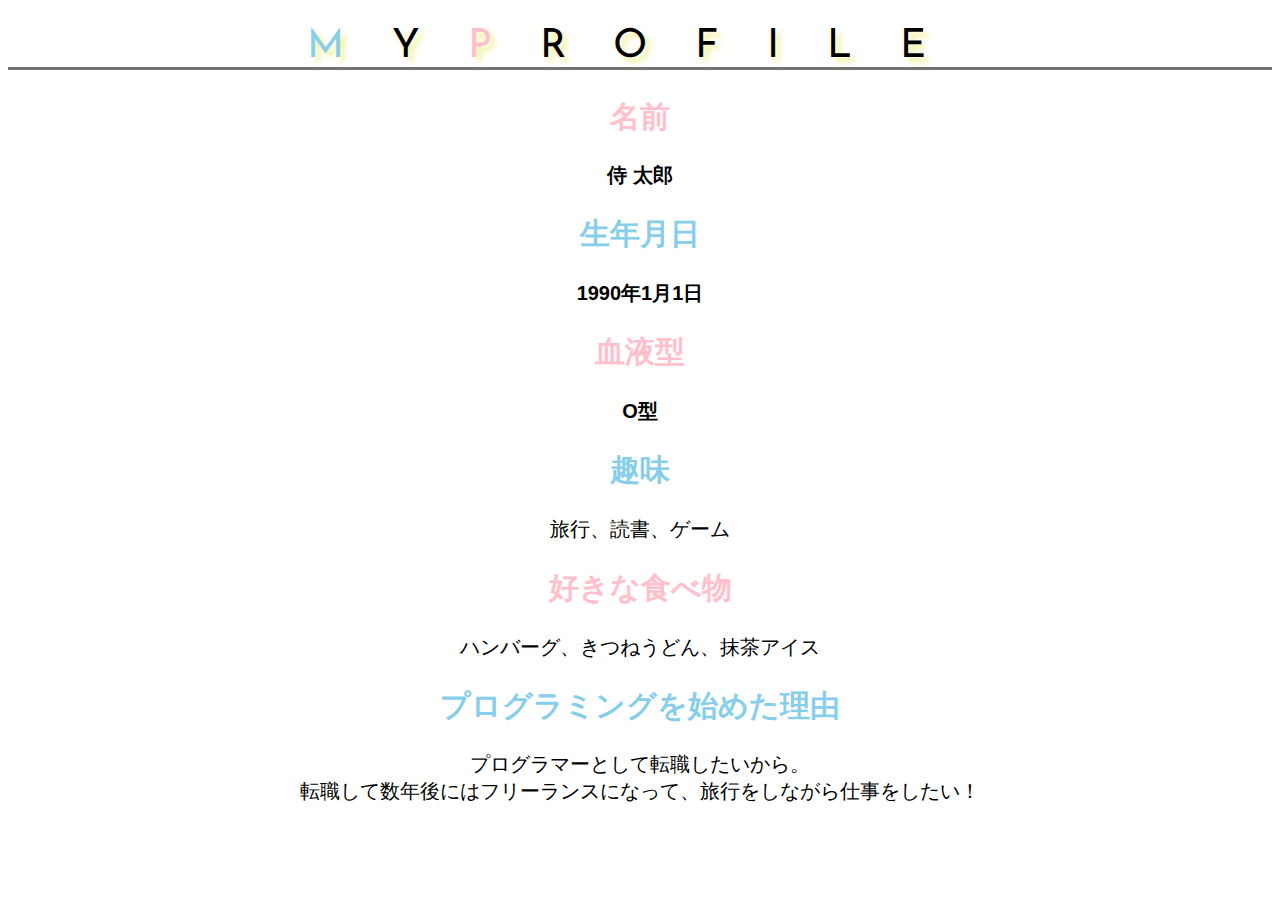
<file: kadai_014/kadai_014.html>
<!DOCTYPE html>
<html lang="ja">
<head>
  <meta charset="UTF-8">
  <meta name="description" content="このページは14章の課題です。">
  <title>14章課題</title>
  <link rel="stylesheet" href="styld.css">
  <link rel="preconnect" href="https://fonts.googleapis.com">
<link rel="preconnect" href="https://fonts.gstatic.com" crossorigin>
<link href="https://fonts.googleapis.com/css2?family=Josefin+Sans&display=swap" rel="stylesheet">
</head>
<body>
  <h1><span class="skyblue">M</span>Y<span class="pink">P</span>ROFILE</h1>
  <div id="basic">
   <h2 class="pink">名前</h2>
   <p>侍 太郎</p>
   <h2 class="skyblue">生年月日</h2>
   <p>1990年1月1日</p>
   <h2 class="pink">血液型</h2>
   <p>O型</p>
  </div>
  <h2 class="skyblue">趣味</h2>
  <p>旅行、読書、ゲーム</p>
  <h2 class="pink">好きな食べ物</h2>
  <p>ハンバーグ、きつねうどん、抹茶アイス</p>
  <h2 class="skyblue">プログラミングを始めた理由</h2>
  <p>プログラマーとして転職したいから。<br>転職して数年後にはフリーランスになって、旅行をしながら仕事をしたい！</p>
</body>
</html>
</file>
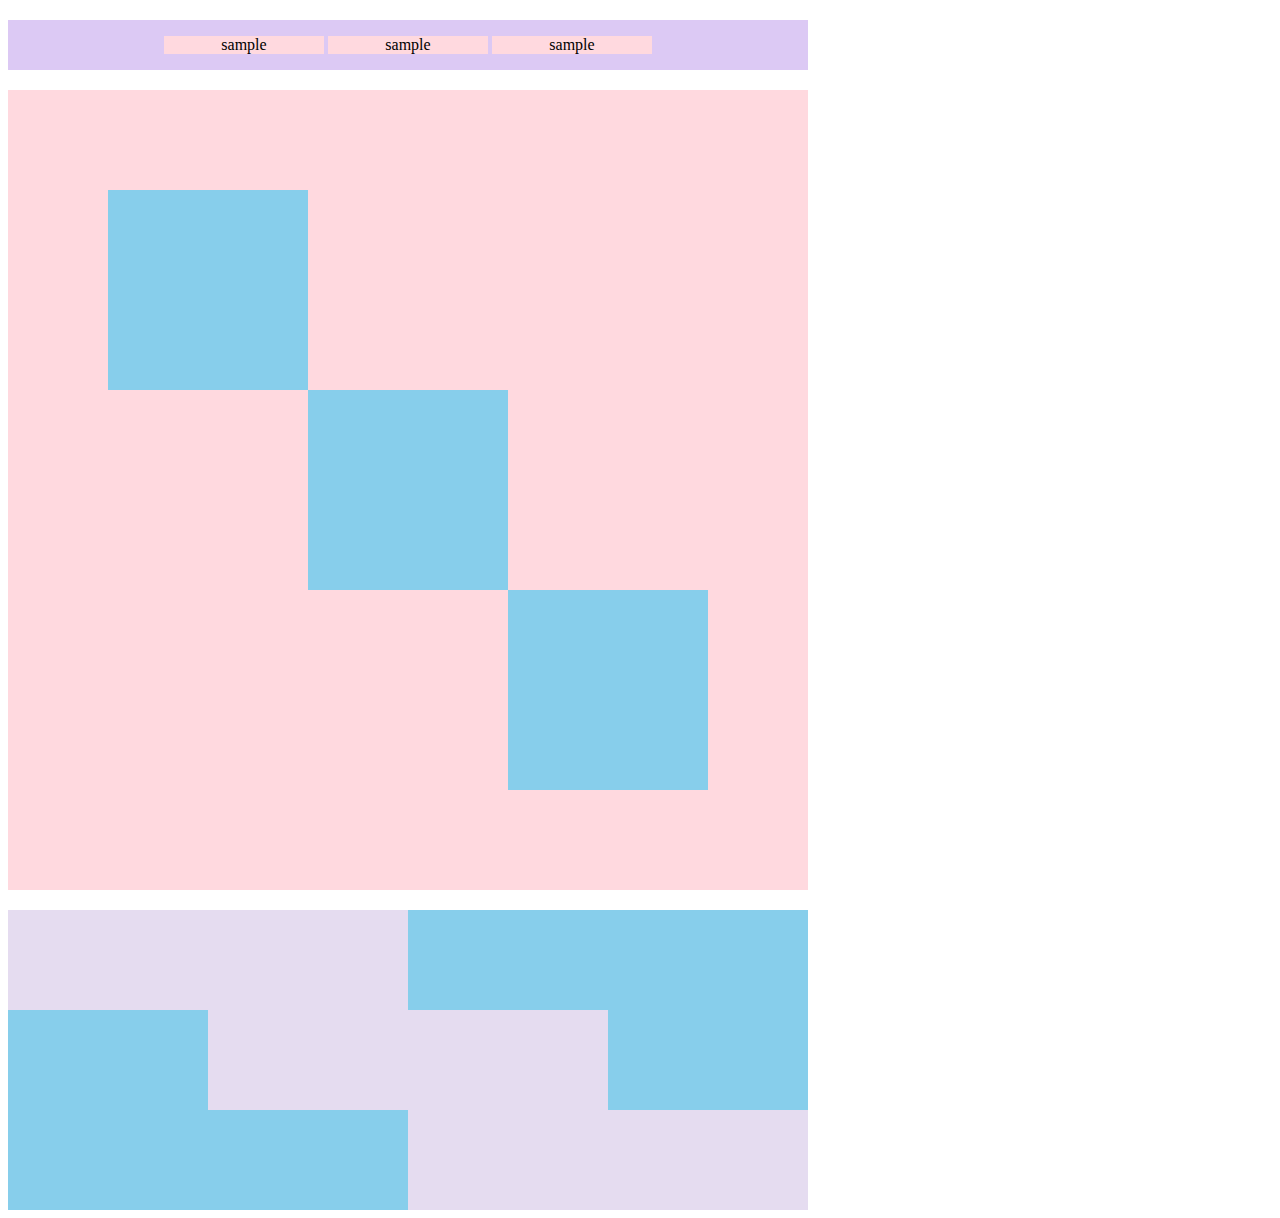
<file: kadai_018/kadai-018.html>
<!DOCTYPE html>
<html lang="ja">
<head>
  <meta charset="UTF-8">
  <meta name="description" content="このページは18章の課題です。">
  <title>18章課題</title>
  <link rel="stylesheet" href="style.css">
</head>
<body>
  <div id="top">
    <p class="top-child">sample</p>
    <p class="top-child">sample</p>
    <p class="top-child">sample</p>
  </div>
  <div id="middle">
    <div id="middle-child01"></div>
    <div id="middle-child02"></div>
    <div id="middle-child03"></div>
  </div>
  <div id="bottom">
    <div id="bottom-child01"></div>
    <div id="bottom-child02"></div>
    <div id="bottom-child03"></div>
  </div>
</body>
</html>
</file>
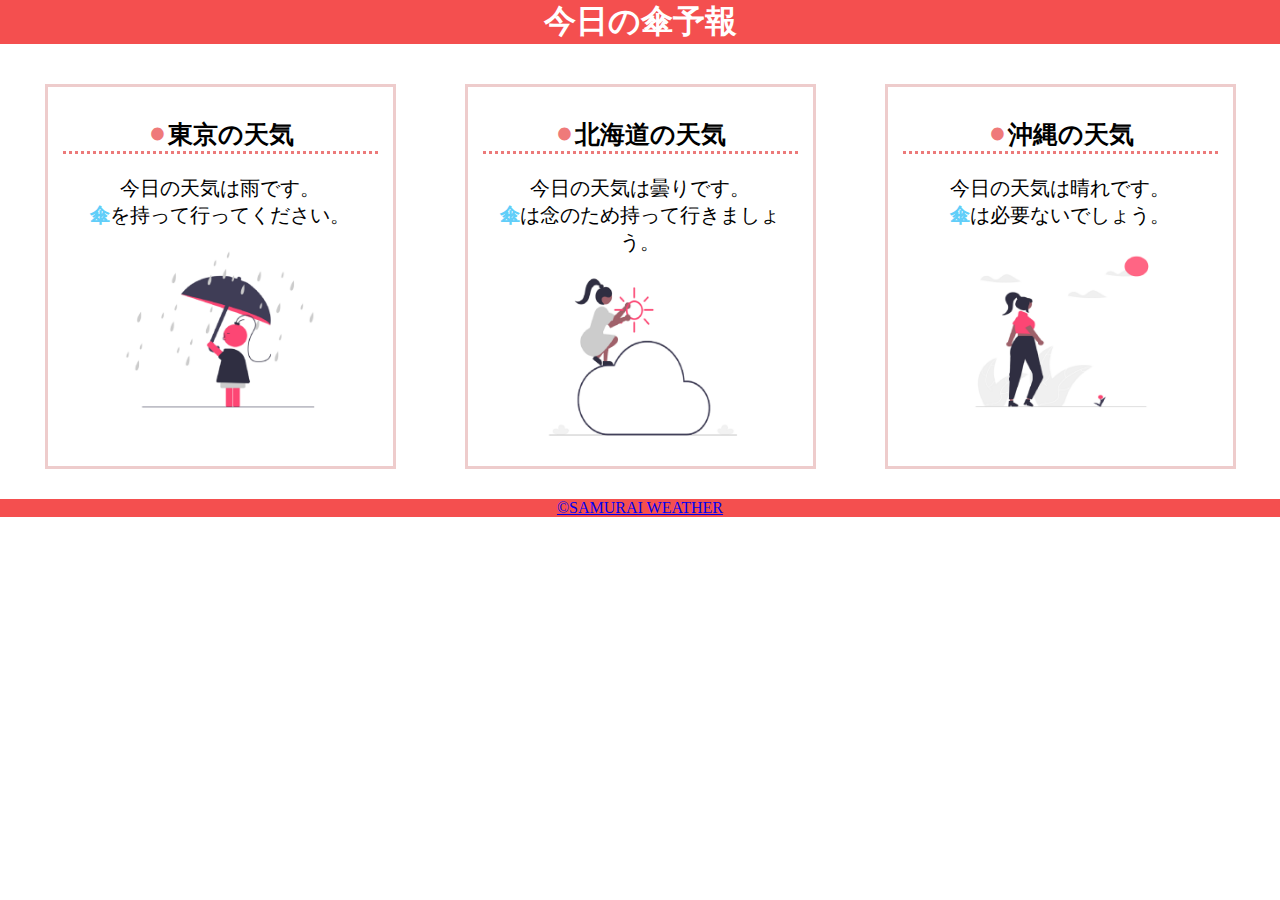
<file: kadai_022/kadai_022.html>
<!DOCTYPE html>
<html lang="ja">
<head>
  <meta name="description" content="このページは22章課題です。">
  <title>22章課題</title>
  <meta charset="UTF-8">
  <meta name="viewport" content="width=device-width, initial-scale=1.0">
  <link rel="stylesheet" href="style.css">
</head>
<body>
  <header>
    <h1>今日の傘予報</h1>
  </header>

  <main>
    <div id="parent">
      <div class="contents">
        <h2>東京の天気</h2>
        <p>今日の天気は雨です。</p>
        <p>傘を持って行ってください。</p>
        <img src="images/rainy.png" alt="雨">
      </div>
      <div class="contents">
        <h2>北海道の天気</h2>
        <p>今日の天気は曇りです。</p>
        <p>傘は念のため持って行きましょう。</p>
        <img src="images/cloudy.png" alt="曇り">
      </div>
      <div class="contents">
        <h2>沖縄の天気</h2>
        <p>今日の天気は晴れです。</p>
        <p>傘は必要ないでしょう。</p>
        <img src="images/sunny.png" alt="晴れ">
      </div>
    </div>
  </main>
  <footer>
    <a href="https://www.sejuku.net/corp/?_gl=1*ybdolw*_gcl_au*MTkzMzQ4Nzc3Mi4xNzE3ODE1Mjk1*_ga*NTMzMTAyNDIuMTcxNzgxNTI5Ng..*_ga_8Y6TNFRTP7*MTcxOTczNTU1OC44My4xLjE3MTk3MzU2MTIuNi4wLjA.">&copy;SAMURAI WEATHER</a>
  </footer>

</body>
</html>
</file>
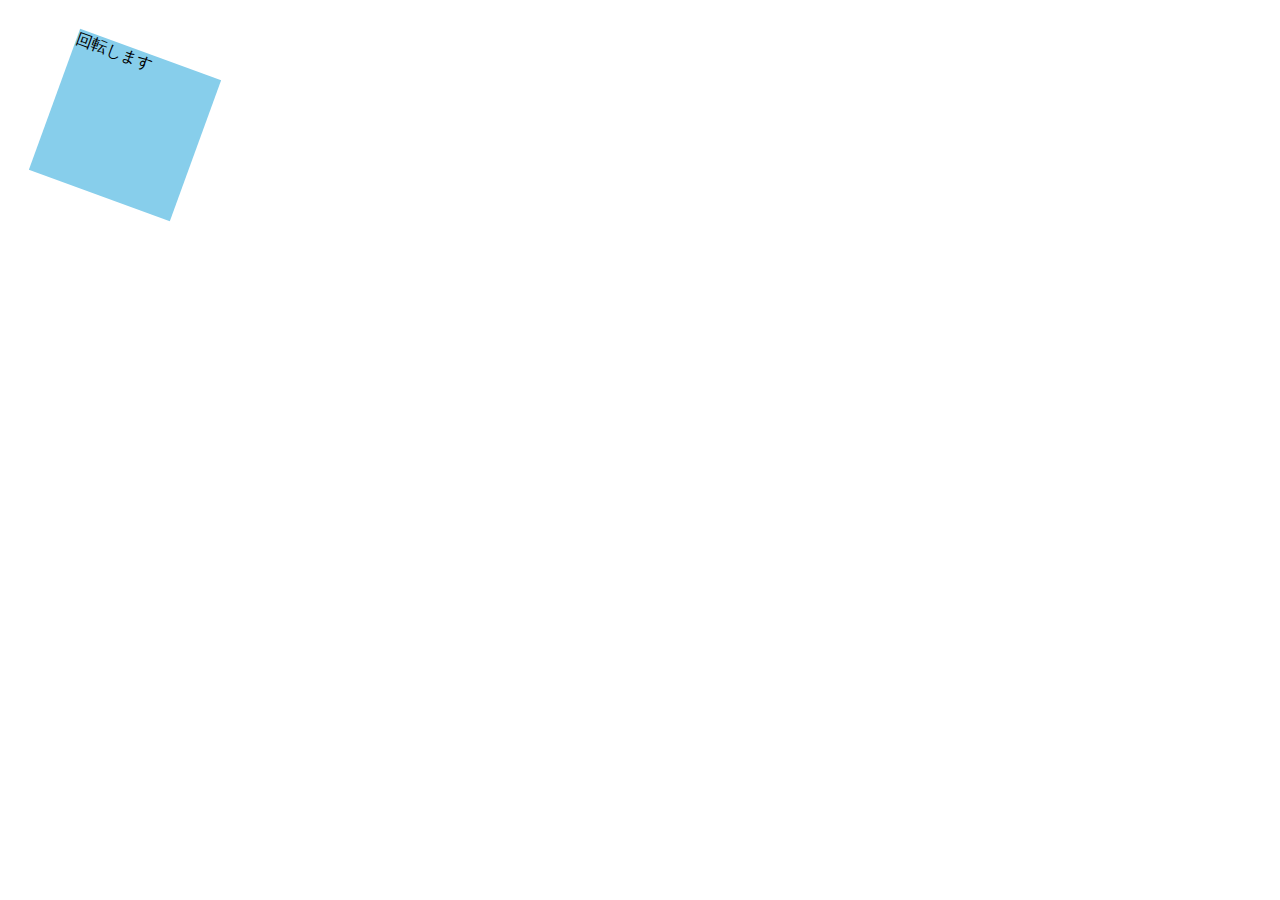
<file: kadai_mdn_css/mdn.html>
<!DOCTYPE html>
<html>
  <head>
    <style>
      div {
        transform: rotate(20deg);
        position: absolute;
        left: 50px;
        top: 50px;
        width: 150px;
        height: 150px;
        background-color: skyblue;
      }
    </style>
  </head>
  
  <body>
    <div>
      回転します
    </div>
  </body>
</html>
</file>
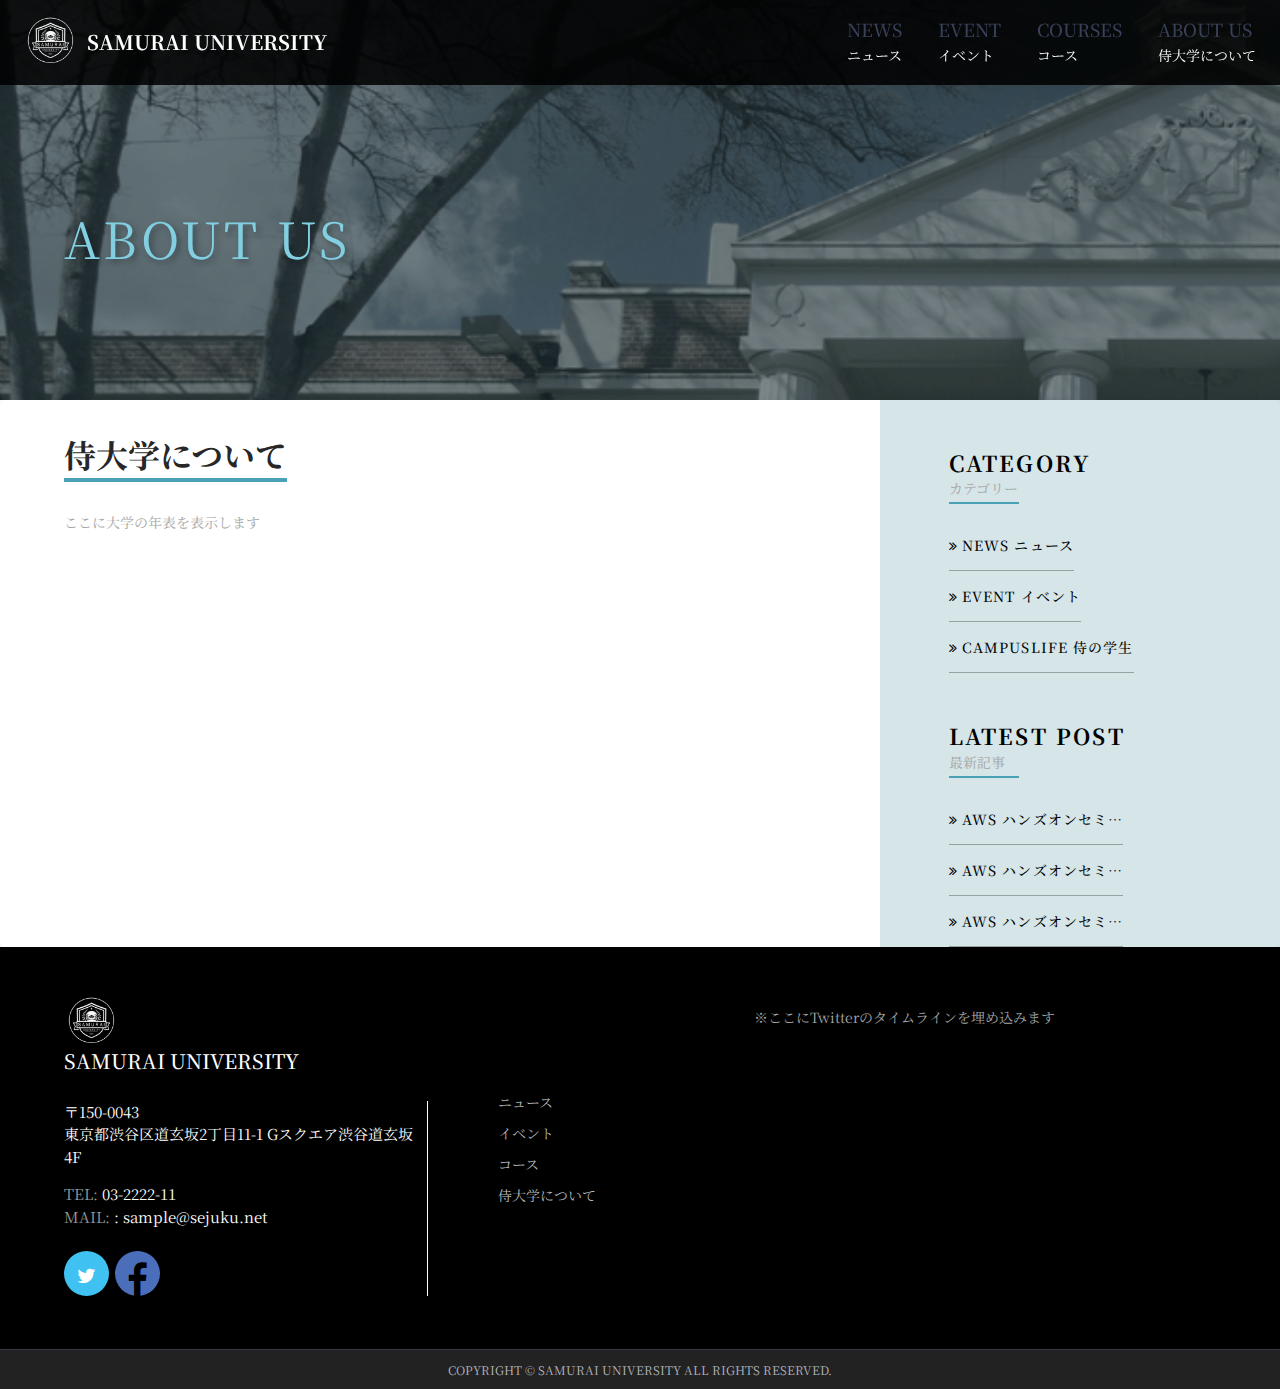
<file: samurai_university2024/about_us.html>
<!-- header.php ここから -->
<!DOCTYPE html>

<head>
  <title>samurai university</title>
  <meta charset="utf-8" />
  <meta http-equiv="X-UA-Compatible" content="IE=edge" />
  <meta name="description" content="samurai university" />
  <meta name="viewport" content="width=device-width, initial-scale=1" />
  <link rel="stylesheet" type="text/css" href="styles/bootstrap4/bootstrap.min.css" />
  <link href="plugins/font-awesome-4.7.0/css/font-awesome.min.css" rel="stylesheet" type="text/css" />
  <link rel="stylesheet" type="text/css" href="styles/main_styles.css" />
</head>

<body>
  <div class="super_container">
    <!-- ヘッダーここから -->
    <header class="header">
      <div class="header_container">
        <div class="">
          <nav class="navbar navbar-expand-lg">
            <div class="logo_container">
              <div class="logo_text">
                <a href="index.html">
                  <img src="images/logo_big.png" />
                  <span>Samurai University</span>
                </a>
              </div>
            </div>
            <button class="navbar-toggler" type="button" data-toggle="collapse" data-target="#navbarSupportedContent"
              aria-controls="navbarSupportedContent" aria-expanded="false" aria-label="Toggle navigation">
              <i class="fa fa-bars toggle-menu" aria-hidden="true"></i>
            </button>
            <div class="collapse navbar-collapse" id="navbarSupportedContent">
              <ul class="navbar-nav flex-row ml-md-auto d-md-flex main_nav">
                <li class="nav-item">
                  <a class="nav-link" href="news.html">
                    NEWS
                    <p>ニュース</p>
                  </a>
                </li>
                <li class="nav-item">
                  <a class="nav-link" href="events.html">
                    EVENT
                    <p>イベント</p>
                  </a>
                </li>
                <li class="nav-item">
                  <a class="nav-link" href="courses.html">
                    COURSES
                    <p>コース</p>
                  </a>
                </li>
                <li class="nav-item">
                  <a class="nav-link" href="about_us.html">
                    ABOUT US
                    <p>侍大学について</p>
                  </a>
                </li>
              </ul>
            </div>
          </nav>
        </div>
      </div>
    </header>
    <!-- ヘッダー ここまで -->
    <!-- header.php ここまで -->

    <!-- Home -->

    <div class="home">
      <div class="breadcrumbs_container">
        <div class="image_header">
          <div class="header_info">
            <!-- titleを出力します -->
            <div>about us</div>
          </div>
        </div>
      </div>
    </div>

    <!-- Course -->

    <div class="course">
      <div class="row content-body">
        <!-- Course -->
        <div class="col-lg-8">
          <!-- Course Tabs -->
          <div class="course_tabs_container">
            <div class="tab_panels">
              <!-- Description -->
              <div class="tab_panel">
                <div class="tab_panel_title">侍大学について</div>
                <!-- ここからはすべて the_content()で置き換えるため削除します。 -->
                ここに大学の年表を表示します
                <!-- ここまではすべて the_content()で置き換えるため削除します。 -->
              </div>
            </div>
          </div>
        </div>

        <!-- Course Sidebar -->
        <div class="col-lg-4" style="background-color: #2b7b8e33">
          <div class="sidebar">
            <div class="category">
              <div class="section_title_container category_title">
                <h2>CATEGORY</h2>
                <div class="section_subtitle">カテゴリー</div>
              </div>
              <div class="sidebar_categories">
                <ul>
                  <li><a href="#">News ニュース</a></li>
                  <li><a href="#">Event イベント</a></li>
                  <li><a href="#">CampusLife 侍の学生</a></li>
                </ul>
              </div>
            </div>
            <div class="category">
              <div class="section_title_container category_title">
                <h2>Latest Post</h2>
                <div class="section_subtitle">最新記事</div>
              </div>
              <div class="sidebar_categories">
                <ul>
                  <li><a href="#">AWS ハンズオンセミ…</a></li>
                  <li><a href="#">AWS ハンズオンセミ…</a></li>
                  <li><a href="#">AWS ハンズオンセミ…</a></li>
                </ul>
              </div>
            </div>
          </div>
        </div>
      </div>
    </div>

    <!-- footer.php ここから -->
    <footer class="footer">
      <div class="row footer_row">
        <div class="col">
          <div class="footer_content">
            <div class="row">
              <div class="col-lg-4 footer_col">
                <div class="footer_section footer_about">
                  <div class="footer_logo_container">
                    <img src="images/logo_big.png" alt="" />
                    <a href="">
                      <div class="footer_logo_text">Samurai University</div>
                    </a>
                  </div>
                  <div class="footer_contact_info">
                    <div>〒150-0043</div>
                    <div>東京都渋谷区道玄坂2丁目11-1 Gスクエア渋谷道玄坂4F</div>
                    <ul>
                      <li><span>TEL: </span>03-2222-11</li>
                      <li><span>MAIL: </span>: sample@sejuku.net</li>
                    </ul>
                  </div>
                  <div class="footer_social">
                    <ul>
                      <li>
                        <a href=""><i class="fa fa-twitter" aria-hidden="true"></i></a>
                      </li>
                      <li>
                        <a href=""><i class="fa fa-facebook" aria-hidden="true"></i></a>
                      </li>
                    </ul>
                  </div>
                </div>
              </div>
              <div class="col-lg-3 footer_col">
                <div class="footer_section footer_links">
                  <div class="footer_links_container">
                    <ul>
                      <li><a href="news.html">ニュース</a></li>
                      <li><a href="events.html">イベント</a></li>
                      <li><a href="courses.html">コース</a></li>
                      <li><a href="about_us.html">侍大学について</a></li>
                    </ul>
                  </div>
                </div>
              </div>
              <div class="col-lg-5 footer_col clearfix">
                ※ここにTwitterのタイムラインを埋め込みます
              </div>
            </div>
          </div>
        </div>
      </div>
      <div class="row copyright_row">
        <div class="col">
          <div class="copyright d-flex flex-lg-row flex-column align-items-center justify-content-start">
            <div class="cr_text">
              Copyright &copy; Samurai University All Rights Reserved.
            </div>
          </div>
        </div>
      </div>
    </footer>
  </div>

  <!--jQuery-->
  <script src="js/jquery-3.2.1.min.js"></script>
  <script src="styles/bootstrap4/popper.js"></script>
  <script src="styles/bootstrap4/bootstrap.min.js"></script>
  <script type="text/javascript">
    $(".carousel").carousel();
  </script>

</body>

</html>
<!-- footer.php ここまで -->
</file>
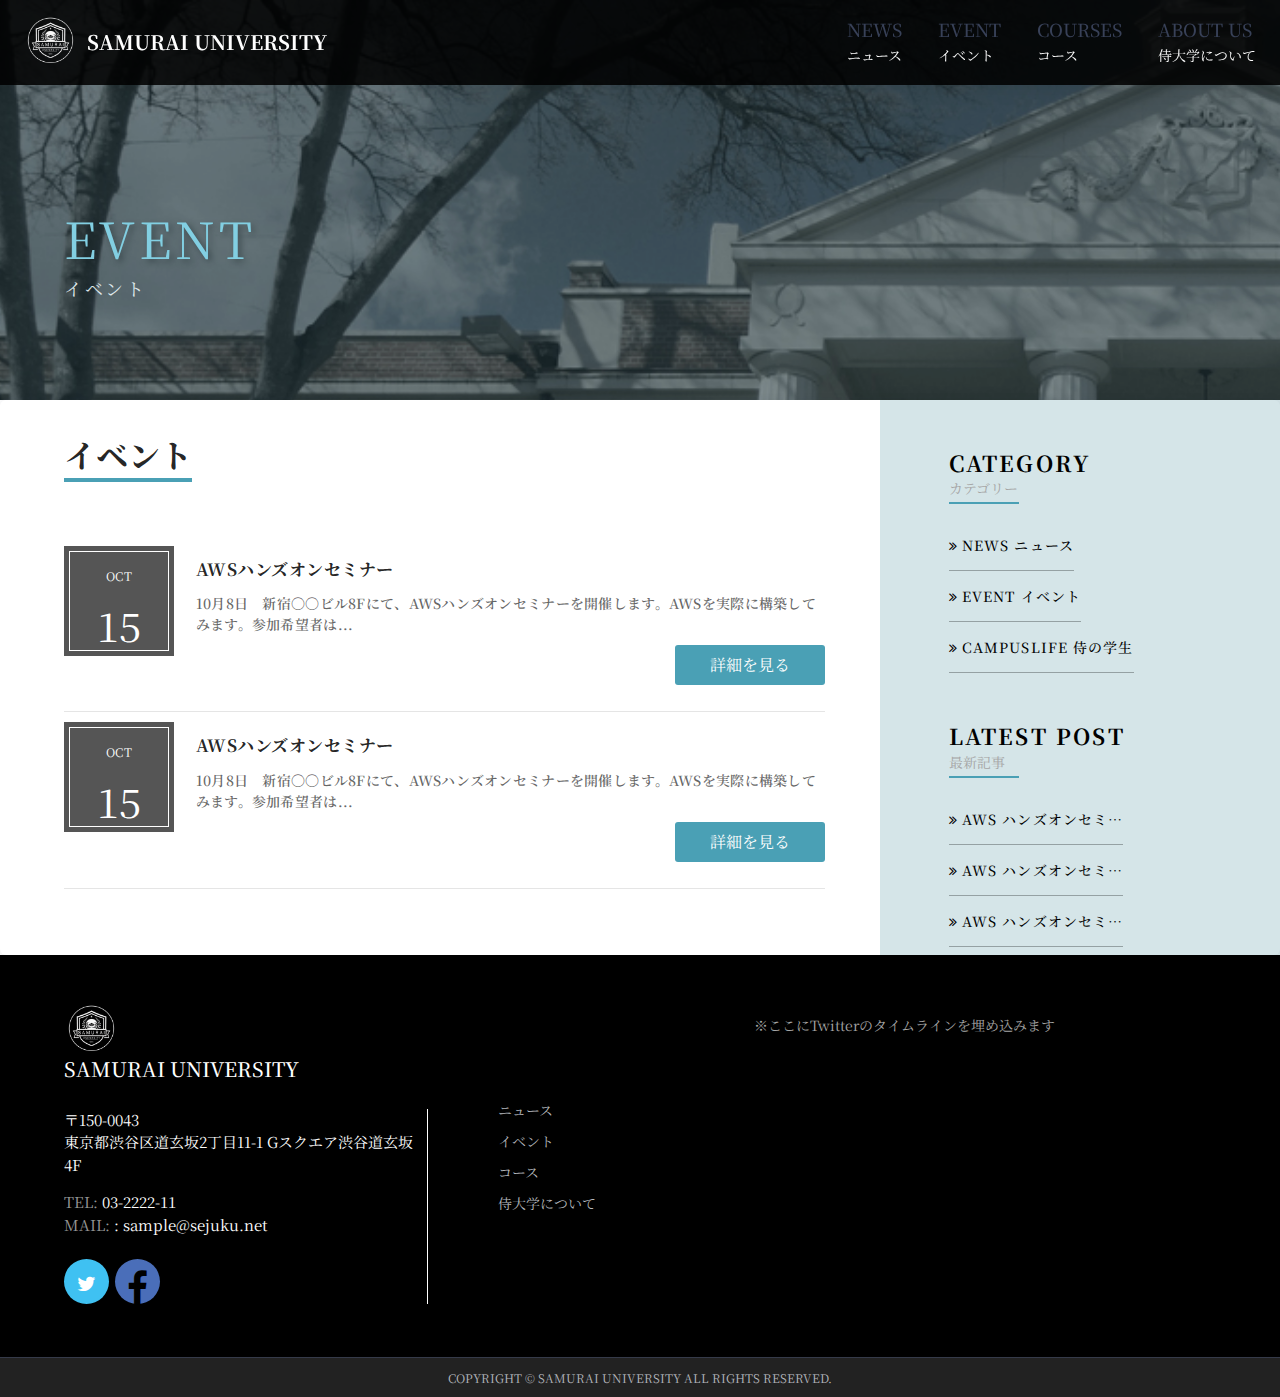
<file: samurai_university2024/events.html>
<!-- header.php ここから -->
<!DOCTYPE html>

<head>
  <title>samurai university</title>
  <meta charset="utf-8" />
  <meta http-equiv="X-UA-Compatible" content="IE=edge" />
  <meta name="description" content="samurai university" />
  <meta name="viewport" content="width=device-width, initial-scale=1" />
  <link rel="stylesheet" type="text/css" href="styles/bootstrap4/bootstrap.min.css" />
  <link href="plugins/font-awesome-4.7.0/css/font-awesome.min.css" rel="stylesheet" type="text/css" />
  <link rel="stylesheet" type="text/css" href="styles/main_styles.css" />
</head>

<body>
  <div class="super_container">
    <!-- ヘッダーここから -->
    <header class="header">
      <div class="header_container">
        <div class="">
          <nav class="navbar navbar-expand-lg">
            <div class="logo_container">
              <div class="logo_text">
                <a href="index.html">
                  <img src="images/logo_big.png" />
                  <span>Samurai University</span>
                </a>
              </div>
            </div>
            <button class="navbar-toggler" type="button" data-toggle="collapse" data-target="#navbarSupportedContent"
              aria-controls="navbarSupportedContent" aria-expanded="false" aria-label="Toggle navigation">
              <i class="fa fa-bars toggle-menu" aria-hidden="true"></i>
            </button>
            <div class="collapse navbar-collapse" id="navbarSupportedContent">
              <ul class="navbar-nav flex-row ml-md-auto d-md-flex main_nav">
                <li class="nav-item">
                  <a class="nav-link" href="news.html">
                    NEWS
                    <p>ニュース</p>
                  </a>
                </li>
                <li class="nav-item">
                  <a class="nav-link" href="events.html">
                    EVENT
                    <p>イベント</p>
                  </a>
                </li>
                <li class="nav-item">
                  <a class="nav-link" href="courses.html">
                    COURSES
                    <p>コース</p>
                  </a>
                </li>
                <li class="nav-item">
                  <a class="nav-link" href="about_us.html">
                    ABOUT US
                    <p>侍大学について</p>
                  </a>
                </li>
              </ul>
            </div>
          </nav>
        </div>
      </div>
    </header>
    <!-- ヘッダー ここまで -->
    <!-- header.php ここまで -->

    <!-- Home -->

    <div class="home">
      <div class="breadcrumbs_container">
        <div class="image_header">
          <div class="header_info">
            <div>Event</div>
            <div>イベント</div>
          </div>
        </div>
      </div>
    </div>

    <!-- Course -->

    <div class="course">
      <div class="row content-body">
        <!-- Course -->
        <div class="col-lg-8">
          <!-- Course Tabs -->
          <div class="course_tabs_container">
            <div class="tab_panels">
              <!-- Description -->
              <div class="tab_panel">
                <div class="tab_panel_title">イベント</div>
                <div class="tab_panel_content">
                  <div class="tab_panel_text">
                    <!-- WordPress loop start -->
                    <div class="news_posts_small">
                      <div class="row">
                        <div class="col-lg-2 col-md-2 col-sx-12">
                          <div class="calendar_news_border">
                            <div class="calendar_news_border_1">
                              <div class="calendar_month">OCT</div>
                              <div class="calendar_day">
                                <span>15</span>
                              </div>
                            </div>
                          </div>
                        </div>
                        <div class="col-lg-10 col-md-10 col-sx-12">
                          <div class="news_post_small_title">
                            <a href="events_detail.html">AWSハンズオンセミナー</a>
                          </div>
                          <div class="news_post_meta">
                            <ul>
                              <li>
                                10月8日　新宿〇〇ビル8Fにて、AWSハンズオンセミナーを開催します。AWSを実際に構築してみます。参加希望者は...
                              </li>
                            </ul>
                          </div>
                          <div class="read_continue">
                            <button onclick="location.href='events_detail.html'">詳細を見る</button>
                          </div>
                        </div>
                      </div>
                      <hr />
                    </div>
                    <!-- WordPress loop until here -->
                    <div class="news_posts_small">
                      <div class="row">
                        <div class="col-lg-2 col-md-2 col-sx-12">
                          <div class="calendar_news_border">
                            <div class="calendar_news_border_1">
                              <div class="calendar_month">OCT</div>
                              <div class="calendar_day">
                                <span>15</span>
                              </div>
                            </div>
                          </div>
                        </div>
                        <div class="col-lg-10 col-md-10 col-sx-12">
                          <div class="news_post_small_title">
                            <a href="events_detail.html">AWSハンズオンセミナー</a>
                          </div>
                          <div class="news_post_meta">
                            <ul>
                              <li>
                                10月8日　新宿〇〇ビル8Fにて、AWSハンズオンセミナーを開催します。AWSを実際に構築してみます。参加希望者は...
                              </li>
                            </ul>
                          </div>
                          <div class="read_continue">
                            <button onclick="location.href='events_detail.html'">詳細を見る</button>
                          </div>
                        </div>
                      </div>
                      <hr />
                    </div>
                  </div>
                </div>
              </div>
            </div>
          </div>
        </div>

        <!-- Course Sidebar -->
        <div class="col-lg-4" style="background-color: #2b7b8e33">
          <div class="sidebar">
            <div class="category">
              <div class="section_title_container category_title">
                <h2>CATEGORY</h2>
                <div class="section_subtitle">カテゴリー</div>
              </div>
              <div class="sidebar_categories">
                <ul>
                  <li><a href="#">News ニュース</a></li>
                  <li><a href="#">Event イベント</a></li>
                  <li><a href="#">CampusLife 侍の学生</a></li>
                </ul>
              </div>
            </div>
            <div class="category">
              <div class="section_title_container category_title">
                <h2>Latest Post</h2>
                <div class="section_subtitle">最新記事</div>
              </div>
              <div class="sidebar_categories">
                <ul>
                  <li><a href="#">AWS ハンズオンセミ…</a></li>
                  <li><a href="#">AWS ハンズオンセミ…</a></li>
                  <li><a href="#">AWS ハンズオンセミ…</a></li>
                </ul>
              </div>
            </div>
          </div>
        </div>
      </div>
    </div>
    <!-- footer.php ここから -->
    <footer class="footer">
      <div class="row footer_row">
        <div class="col">
          <div class="footer_content">
            <div class="row">
              <div class="col-lg-4 footer_col">
                <div class="footer_section footer_about">
                  <div class="footer_logo_container">
                    <img src="images/logo_big.png" alt="" />
                    <a href="">
                      <div class="footer_logo_text">Samurai University</div>
                    </a>
                  </div>
                  <div class="footer_contact_info">
                    <div>〒150-0043</div>
                    <div>東京都渋谷区道玄坂2丁目11-1 Gスクエア渋谷道玄坂4F</div>
                    <ul>
                      <li><span>TEL: </span>03-2222-11</li>
                      <li><span>MAIL: </span>: sample@sejuku.net</li>
                    </ul>
                  </div>
                  <div class="footer_social">
                    <ul>
                      <li>
                        <a href=""><i class="fa fa-twitter" aria-hidden="true"></i></a>
                      </li>
                      <li>
                        <a href=""><i class="fa fa-facebook" aria-hidden="true"></i></a>
                      </li>
                    </ul>
                  </div>
                </div>
              </div>
              <div class="col-lg-3 footer_col">
                <div class="footer_section footer_links">
                  <div class="footer_links_container">
                    <ul>
                      <li><a href="news.html">ニュース</a></li>
                      <li><a href="events.html">イベント</a></li>
                      <li><a href="courses.html">コース</a></li>
                      <li><a href="about_us.html">侍大学について</a></li>
                    </ul>
                  </div>
                </div>
              </div>
              <div class="col-lg-5 footer_col clearfix">
                ※ここにTwitterのタイムラインを埋め込みます
              </div>
            </div>
          </div>
        </div>
      </div>
      <div class="row copyright_row">
        <div class="col">
          <div class="copyright d-flex flex-lg-row flex-column align-items-center justify-content-start">
            <div class="cr_text">
              Copyright &copy; Samurai University All Rights Reserved.
            </div>
          </div>
        </div>
      </div>
    </footer>
  </div>

  <!--jQuery-->
  <script src="js/jquery-3.2.1.min.js"></script>
  <script src="styles/bootstrap4/popper.js"></script>
  <script src="styles/bootstrap4/bootstrap.min.js"></script>
  <script type="text/javascript">
    $(".carousel").carousel();
  </script>

</body>

</html>
<!-- footer.php ここまで -->
</file>
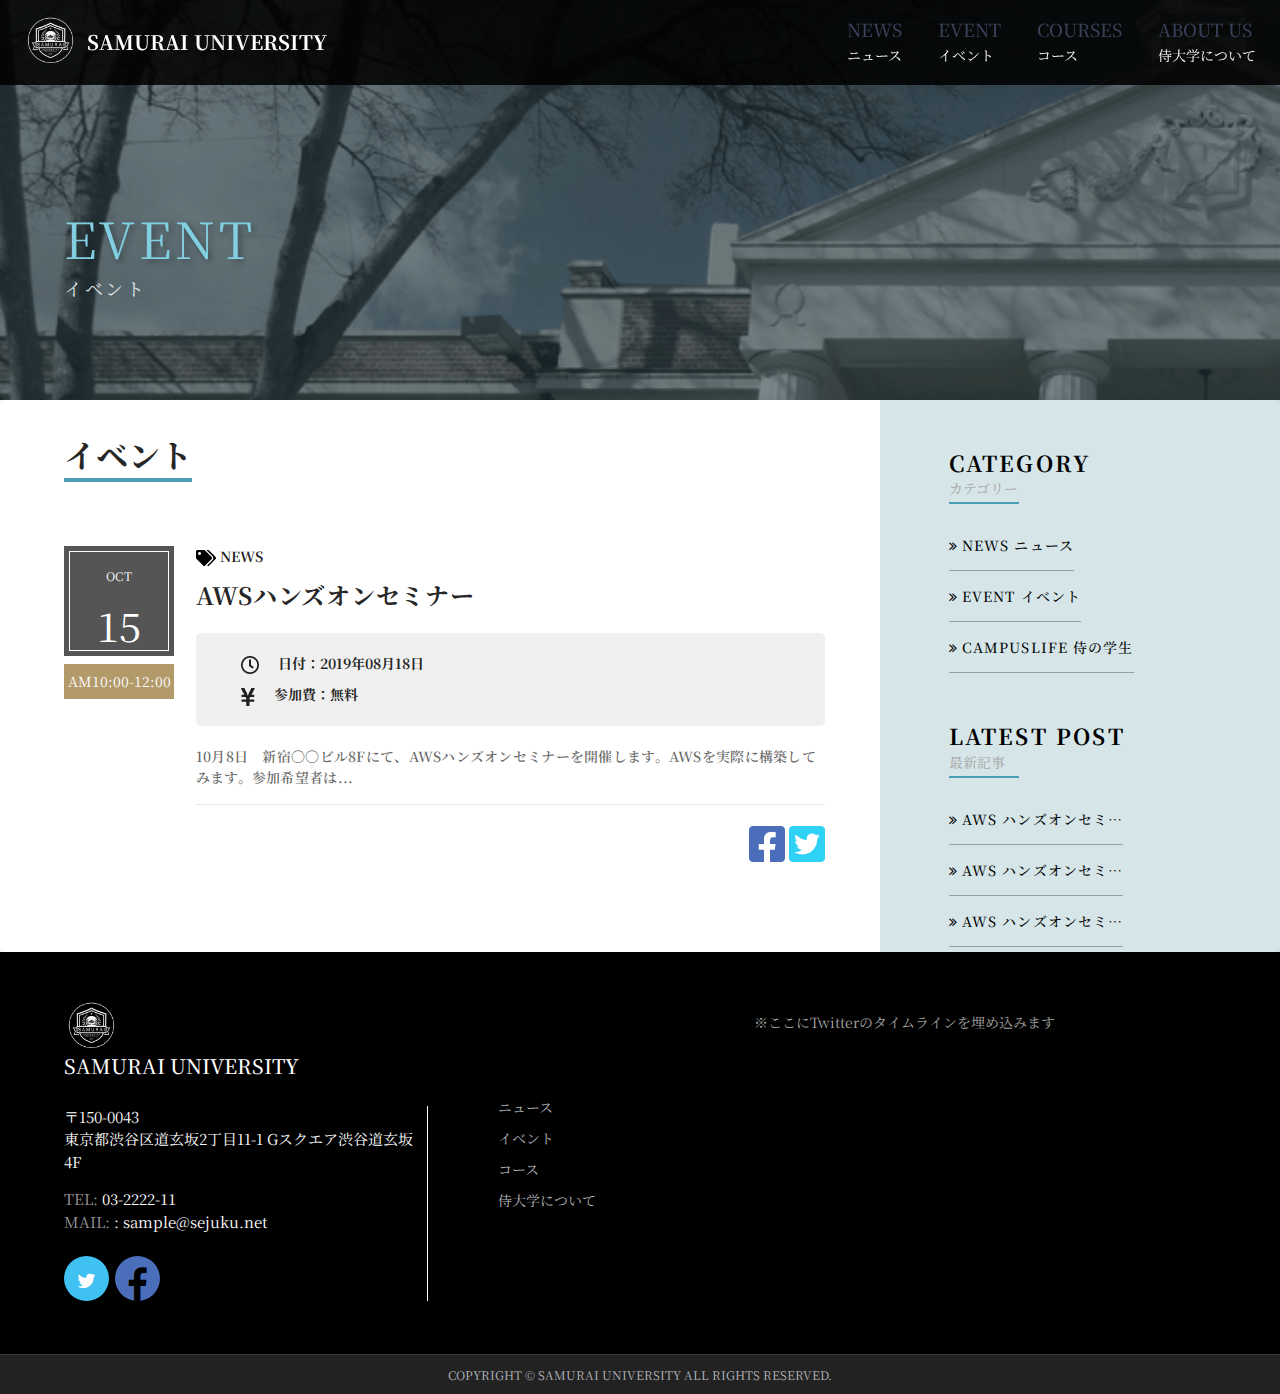
<file: samurai_university2024/events_detail.html>
<!-- header.php ここから -->
<!DOCTYPE html>

<head>
  <title>samurai university</title>
  <meta charset="utf-8" />
  <meta http-equiv="X-UA-Compatible" content="IE=edge" />
  <meta name="description" content="samurai university" />
  <meta name="viewport" content="width=device-width, initial-scale=1" />
  <link rel="stylesheet" type="text/css" href="styles/bootstrap4/bootstrap.min.css" />
  <link href="plugins/font-awesome-4.7.0/css/font-awesome.min.css" rel="stylesheet" type="text/css" />
  <link rel="stylesheet" type="text/css" href="styles/main_styles.css" />
</head>

<body>
  <div class="super_container">
    <!-- ヘッダーここから -->
    <header class="header">
      <div class="header_container">
        <div class="">
          <nav class="navbar navbar-expand-lg">
            <div class="logo_container">
              <div class="logo_text">
                <a href="index.html">
                  <img src="images/logo_big.png" />
                  <span>Samurai University</span>
                </a>
              </div>
            </div>
            <button class="navbar-toggler" type="button" data-toggle="collapse" data-target="#navbarSupportedContent"
              aria-controls="navbarSupportedContent" aria-expanded="false" aria-label="Toggle navigation">
              <i class="fa fa-bars toggle-menu" aria-hidden="true"></i>
            </button>
            <div class="collapse navbar-collapse" id="navbarSupportedContent">
              <ul class="navbar-nav flex-row ml-md-auto d-md-flex main_nav">
                <li class="nav-item">
                  <a class="nav-link" href="news.html">
                    NEWS
                    <p>ニュース</p>
                  </a>
                </li>
                <li class="nav-item">
                  <a class="nav-link" href="events.html">
                    EVENT
                    <p>イベント</p>
                  </a>
                </li>
                <li class="nav-item">
                  <a class="nav-link" href="courses.html">
                    COURSES
                    <p>コース</p>
                  </a>
                </li>
                <li class="nav-item">
                  <a class="nav-link" href="about_us.html">
                    ABOUT US
                    <p>侍大学について</p>
                  </a>
                </li>
              </ul>
            </div>
          </nav>
        </div>
      </div>
    </header>
    <!-- ヘッダー ここまで -->
    <!-- header.php ここまで -->

    <!-- Home -->

    <div class="home">
      <div class="breadcrumbs_container">
        <div class="image_header">
          <div class="header_info">
            <div>Event</div>
            <div>イベント</div>
          </div>
        </div>
      </div>
    </div>

    <!-- Post 部分 -->
    <div class="course">
      <div class="row content-body">
        <!-- Course -->
        <div class="col-lg-8">
          <!-- Course Tabs -->
          <div class="course_tabs_container">
            <div class="tab_panels">
              <!-- Description -->
              <div class="tab_panel">
                <div class="tab_panel_title">イベント</div>
                <div class="tab_panel_content">
                  <div class="tab_panel_text">
                    <div class="news_posts_small">
                      <div class="row">
                        <div class="col-lg-2 col-md-2 col-sx-12">
                          <div class="calendar_news_border">
                            <div class="calendar_news_border_1">
                              <div class="calendar_month">OCT</div>
                              <div class="calendar_day">
                                <span>15</span>
                              </div>
                            </div>
                          </div>
                          <div class="calendar_hour">AM10:00-12:00</div>
                        </div>
                        <div class="col-lg-10 col-md-10 col-sx-12">
                          <div class="news_post_small_header">
                            <img src="images/tags-solid.png" alt="" /> NEWS
                          </div>
                          <div class="news_detail_title">
                            AWSハンズオンセミナー
                          </div>
                          <div class="news_time">
                            <div>
                              <img src="images/clock-regular.png" alt="" />
                              <span>日付：2019年08月18日</span>
                            </div>
                            <div>
                              <img src="images/yen-sign-solid.png" alt="" />
                              <span>参加費：無料</span>
                            </div>
                          </div>
                          <div class="news_post_meta">
                            10月8日　新宿〇〇ビル8Fにて、AWSハンズオンセミナーを開催します。AWSを実際に構築してみます。参加希望者は...
                          </div>

                          <hr />
                          <div class="social_share">
                            <img src="images/facebook-square-brands.png" alt="" />
                            <img src="images/twitter-square-brands.png" alt="" />
                          </div>
                        </div>
                      </div>
                    </div>
                  </div>
                </div>
              </div>
            </div>
          </div>
        </div>

        <!--  Sidebar -->
        <div class="col-lg-4" style="background-color: #2b7b8e33">
          <div class="sidebar">
            <div class="category">
              <div class="section_title_container category_title">
                <h2>CATEGORY</h2>
                <div class="section_subtitle">カテゴリー</div>
              </div>
              <div class="sidebar_categories">
                <ul>
                  <li><a href="#">News ニュース</a></li>
                  <li><a href="#">Event イベント</a></li>
                  <li><a href="#">CampusLife 侍の学生</a></li>
                </ul>
              </div>
            </div>
            <div class="category">
              <div class="section_title_container category_title">
                <h2>Latest Post</h2>
                <div class="section_subtitle">最新記事</div>
              </div>
              <div class="sidebar_categories">
                <ul>
                  <li><a href="#">AWS ハンズオンセミ…</a></li>
                  <li><a href="#">AWS ハンズオンセミ…</a></li>
                  <li><a href="#">AWS ハンズオンセミ…</a></li>
                </ul>
              </div>
            </div>
          </div>
        </div>
      </div>
    </div>
    <!-- footer.php ここから -->
    <footer class="footer">
      <div class="row footer_row">
        <div class="col">
          <div class="footer_content">
            <div class="row">
              <div class="col-lg-4 footer_col">
                <div class="footer_section footer_about">
                  <div class="footer_logo_container">
                    <img src="images/logo_big.png" alt="" />
                    <a href="">
                      <div class="footer_logo_text">Samurai University</div>
                    </a>
                  </div>
                  <div class="footer_contact_info">
                    <div>〒150-0043</div>
                    <div>東京都渋谷区道玄坂2丁目11-1 Gスクエア渋谷道玄坂4F</div>
                    <ul>
                      <li><span>TEL: </span>03-2222-11</li>
                      <li><span>MAIL: </span>: sample@sejuku.net</li>
                    </ul>
                  </div>
                  <div class="footer_social">
                    <ul>
                      <li>
                        <a href=""><i class="fa fa-twitter" aria-hidden="true"></i></a>
                      </li>
                      <li>
                        <a href=""><i class="fa fa-facebook" aria-hidden="true"></i></a>
                      </li>
                    </ul>
                  </div>
                </div>
              </div>
              <div class="col-lg-3 footer_col">
                <div class="footer_section footer_links">
                  <div class="footer_links_container">
                    <ul>
                      <li><a href="news.html">ニュース</a></li>
                      <li><a href="events.html">イベント</a></li>
                      <li><a href="courses.html">コース</a></li>
                      <li><a href="about_us.html">侍大学について</a></li>
                    </ul>
                  </div>
                </div>
              </div>
              <div class="col-lg-5 footer_col clearfix">
                ※ここにTwitterのタイムラインを埋め込みます
              </div>
            </div>
          </div>
        </div>
      </div>
      <div class="row copyright_row">
        <div class="col">
          <div class="copyright d-flex flex-lg-row flex-column align-items-center justify-content-start">
            <div class="cr_text">
              Copyright &copy; Samurai University All Rights Reserved.
            </div>
          </div>
        </div>
      </div>
    </footer>
  </div>

  <!--jQuery-->
  <script src="js/jquery-3.2.1.min.js"></script>
  <script src="styles/bootstrap4/popper.js"></script>
  <script src="styles/bootstrap4/bootstrap.min.js"></script>
  <script type="text/javascript">
    $(".carousel").carousel();
  </script>

</body>

</html>
<!-- footer.php ここまで -->
</file>
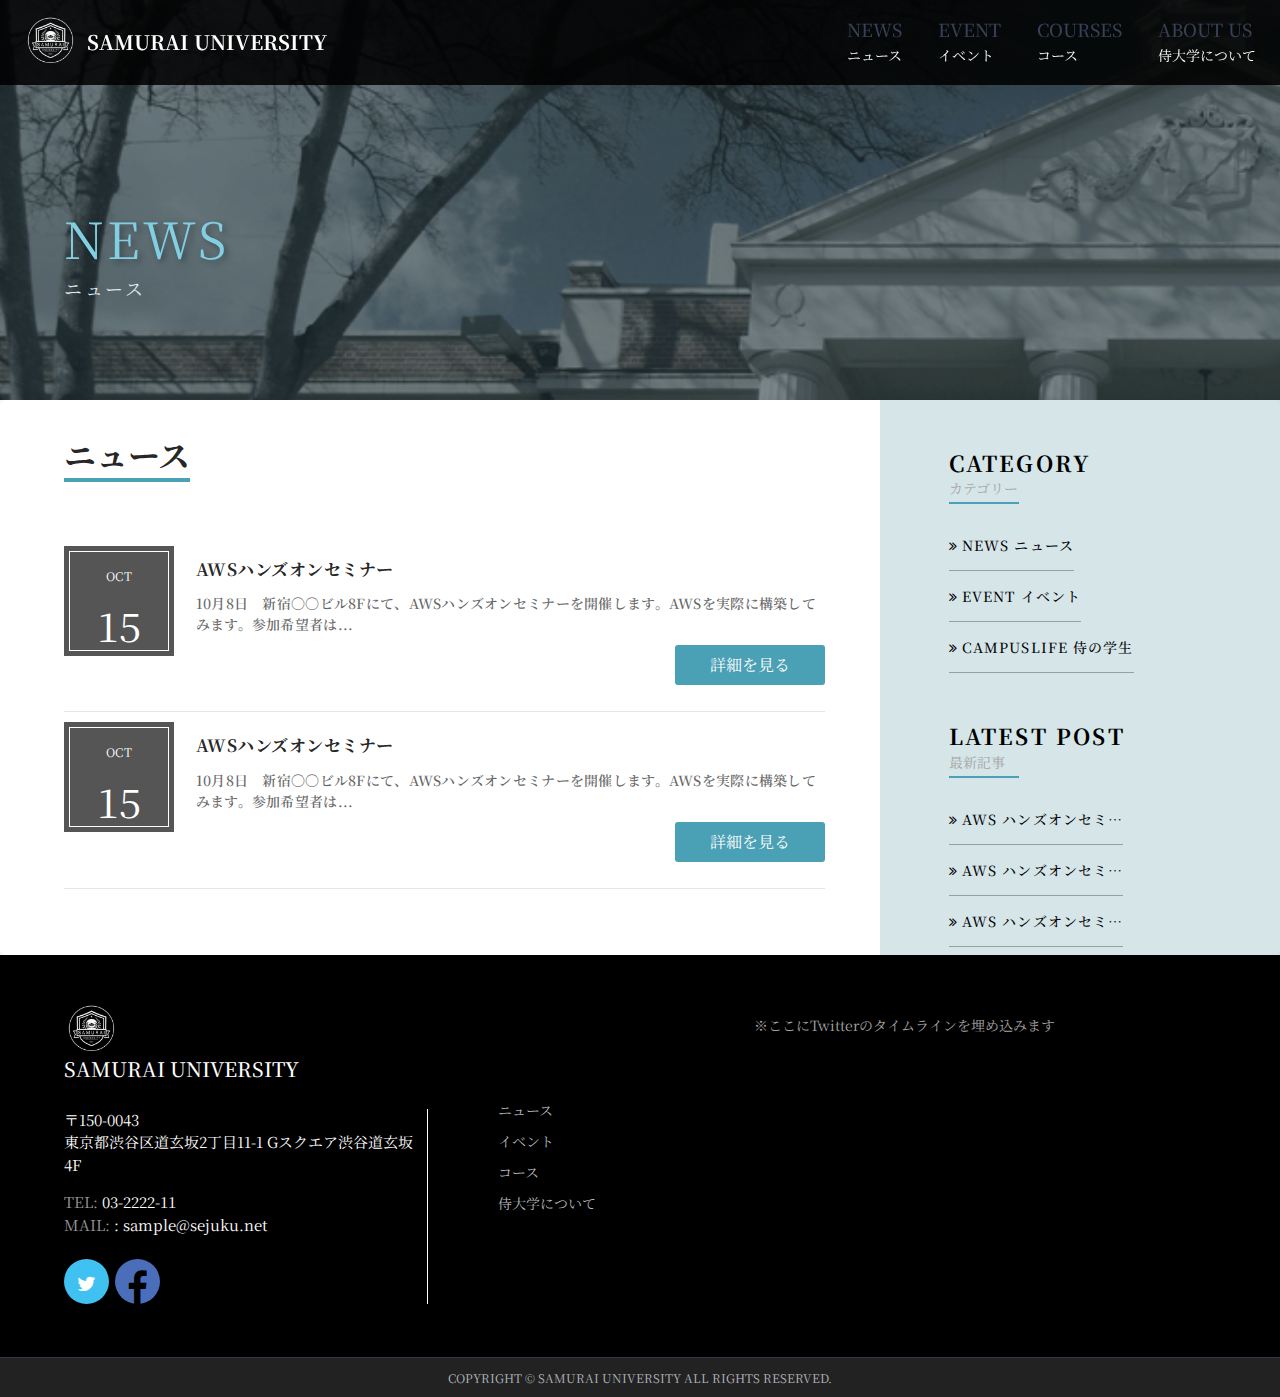
<file: samurai_university2024/news.html>
<!-- header.php ここから -->
<!DOCTYPE html>

<head>
  <title>samurai university</title>
  <meta charset="utf-8" />
  <meta http-equiv="X-UA-Compatible" content="IE=edge" />
  <meta name="description" content="samurai university" />
  <meta name="viewport" content="width=device-width, initial-scale=1" />
  <link rel="stylesheet" type="text/css" href="styles/bootstrap4/bootstrap.min.css" />
  <link href="plugins/font-awesome-4.7.0/css/font-awesome.min.css" rel="stylesheet" type="text/css" />
  <link rel="stylesheet" type="text/css" href="styles/main_styles.css" />
</head>

<body>
  <div class="super_container">
    <!-- ヘッダーここから -->
    <header class="header">
      <div class="header_container">
        <div class="">
          <nav class="navbar navbar-expand-lg">
            <div class="logo_container">
              <div class="logo_text">
                <a href="index.html">
                  <img src="images/logo_big.png" />
                  <span>Samurai University</span>
                </a>
              </div>
            </div>
            <button class="navbar-toggler" type="button" data-toggle="collapse" data-target="#navbarSupportedContent"
              aria-controls="navbarSupportedContent" aria-expanded="false" aria-label="Toggle navigation">
              <i class="fa fa-bars toggle-menu" aria-hidden="true"></i>
            </button>
            <div class="collapse navbar-collapse" id="navbarSupportedContent">
              <ul class="navbar-nav flex-row ml-md-auto d-md-flex main_nav">
                <li class="nav-item">
                  <a class="nav-link" href="news.html">
                    NEWS
                    <p>ニュース</p>
                  </a>
                </li>
                <li class="nav-item">
                  <a class="nav-link" href="events.html">
                    EVENT
                    <p>イベント</p>
                  </a>
                </li>
                <li class="nav-item">
                  <a class="nav-link" href="courses.html">
                    COURSES
                    <p>コース</p>
                  </a>
                </li>
                <li class="nav-item">
                  <a class="nav-link" href="about_us.html">
                    ABOUT US
                    <p>侍大学について</p>
                  </a>
                </li>
              </ul>
            </div>
          </nav>
        </div>
      </div>
    </header>
    <!-- ヘッダー ここまで -->
    <!-- header.php ここまで -->

    <!-- Home -->

    <div class="home">
      <div class="breadcrumbs_container">
        <div class="image_header">
          <div class="header_info">
            <div>news</div>
            <div>ニュース</div>
          </div>
        </div>
      </div>
    </div>

    <!-- Course -->

    <div class="course">
      <div class="row content-body">
        <!-- Course -->
        <div class="col-lg-8">
          <!-- Course Tabs -->
          <div class="course_tabs_container">
            <div class="tab_panels">
              <!-- Description -->
              <div class="tab_panel">
                <div class="tab_panel_title">ニュース</div>
                <div class="tab_panel_content">
                  <div class="tab_panel_text">
                    <!-- news loop from here-->
                    <div class="news_posts_small">
                      <div class="row">
                        <div class="col-lg-2 col-md-2 col-sx-12">
                          <div class="calendar_news_border">
                            <div class="calendar_news_border_1">
                              <div class="calendar_month">OCT</div>
                              <div class="calendar_day">
                                <span>15</span>
                              </div>
                            </div>
                          </div>
                        </div>
                        <div class="col-lg-10 col-md-10 col-sx-12">
                          <div class="news_post_small_title">
                            <a href="news_detail.html">AWSハンズオンセミナー</a>
                          </div>
                          <div class="news_post_meta">
                            <ul>
                              <li>
                                10月8日　新宿〇〇ビル8Fにて、AWSハンズオンセミナーを開催します。AWSを実際に構築してみます。参加希望者は...
                              </li>
                            </ul>
                          </div>
                          <div class="read_continue">
                            <button onclick="location.href='news_detail.html'">詳細を見る</button>
                          </div>
                        </div>
                      </div>
                      <hr />
                    </div>
                    <!-- news loop until here-->

                    <div class="news_posts_small">
                      <div class="row">
                        <div class="col-lg-2 col-md-2 col-sx-12">
                          <div class="calendar_news_border">
                            <div class="calendar_news_border_1">
                              <div class="calendar_month">OCT</div>
                              <div class="calendar_day">
                                <span>15</span>
                              </div>
                            </div>
                          </div>
                        </div>
                        <div class="col-lg-10 col-md-10 col-sx-12">
                          <div class="news_post_small_title">
                            <a href="news_detail.html">AWSハンズオンセミナー</a>
                          </div>
                          <div class="news_post_meta">
                            <ul>
                              <li>
                                10月8日　新宿〇〇ビル8Fにて、AWSハンズオンセミナーを開催します。AWSを実際に構築してみます。参加希望者は...
                              </li>
                            </ul>
                          </div>
                          <div class="read_continue">
                            <button onclick="location.href='news_detail.html'">詳細を見る</button>
                          </div>
                        </div>
                      </div>
                      <hr />
                    </div>
                  </div>
                </div>
              </div>
            </div>
          </div>
        </div>

        <!-- Course Sidebar -->
        <div class="col-lg-4" style="background-color: #2b7b8e33">
          <!-- sidebar-main に切り出す -->
          <div class="sidebar">
            <div class="category">
              <div class="section_title_container category_title">
                <h2>CATEGORY</h2>
                <div class="section_subtitle">カテゴリー</div>
              </div>
              <div class="sidebar_categories">
                <ul>
                  <li><a href="#">News ニュース</a></li>
                  <li><a href="#">Event イベント</a></li>
                  <li><a href="#">CampusLife 侍の学生</a></li>
                </ul>
              </div>
            </div>
            <div class="category">
              <div class="section_title_container category_title">
                <h2>Latest Post</h2>
                <div class="section_subtitle">最新記事</div>
              </div>
              <div class="sidebar_categories">
                <ul>
                  <li><a href="#">AWS ハンズオンセミ…</a></li>
                  <li><a href="#">AWS ハンズオンセミ…</a></li>
                  <li><a href="#">AWS ハンズオンセミ…</a></li>
                </ul>
              </div>
            </div>
          </div>
          <!-- sidebar-main ここまで -->
        </div>
      </div>
    </div>

    <!-- footer.php ここから -->
    <footer class="footer">
      <div class="row footer_row">
        <div class="col">
          <div class="footer_content">
            <div class="row">
              <div class="col-lg-4 footer_col">
                <div class="footer_section footer_about">
                  <div class="footer_logo_container">
                    <img src="images/logo_big.png" alt="" />
                    <a href="">
                      <div class="footer_logo_text">Samurai University</div>
                    </a>
                  </div>
                  <div class="footer_contact_info">
                    <div>〒150-0043</div>
                    <div>東京都渋谷区道玄坂2丁目11-1 Gスクエア渋谷道玄坂4F</div>
                    <ul>
                      <li><span>TEL: </span>03-2222-11</li>
                      <li><span>MAIL: </span>: sample@sejuku.net</li>
                    </ul>
                  </div>
                  <div class="footer_social">
                    <ul>
                      <li>
                        <a href=""><i class="fa fa-twitter" aria-hidden="true"></i></a>
                      </li>
                      <li>
                        <a href=""><i class="fa fa-facebook" aria-hidden="true"></i></a>
                      </li>
                    </ul>
                  </div>
                </div>
              </div>
              <div class="col-lg-3 footer_col">
                <div class="footer_section footer_links">
                  <div class="footer_links_container">
                    <ul>
                      <li><a href="news.html">ニュース</a></li>
                      <li><a href="events.html">イベント</a></li>
                      <li><a href="courses.html">コース</a></li>
                      <li><a href="about_us.html">侍大学について</a></li>
                    </ul>
                  </div>
                </div>
              </div>
              <div class="col-lg-5 footer_col clearfix">
                ※ここにTwitterのタイムラインを埋め込みます
              </div>
            </div>
          </div>
        </div>
      </div>
      <div class="row copyright_row">
        <div class="col">
          <div class="copyright d-flex flex-lg-row flex-column align-items-center justify-content-start">
            <div class="cr_text">
              Copyright &copy; Samurai University All Rights Reserved.
            </div>
          </div>
        </div>
      </div>
    </footer>
  </div>

  <!--jQuery-->
  <script src="js/jquery-3.2.1.min.js"></script>
  <script src="styles/bootstrap4/popper.js"></script>
  <script src="styles/bootstrap4/bootstrap.min.js"></script>
  <script type="text/javascript">
    $(".carousel").carousel();
  </script>

</body>

</html>
<!-- footer.php ここまで -->
</file>
<file: html:css-kadai_013/style.css>
/* PC、スマホ共通スタイル */
body {
  font-family: "Source Sans Pro", "Hiragino Kaku Gothic ProN", Meiryo, Arial,
    sans-serif;
}

p {
  font-size: 15px;
}

#main-visual>img {
  width: 100%;
}

/*================
PC用のスタイル 
=================*/
@media screen and (min-width: 768px) {
  /* 横幅設定 */
  body {
    max-width: 1080px;
    min-width: 960px;
    margin: 0 auto 0 auto;
  }

  /* ヘッダー */
  header {
    display: flex;
    justify-content: space-between;
  }

  /* ナビゲーションのレイアウト */
  #nav-pc {
    text-align: right;
    font-size: 14px;
    padding-top: 15px;
  }

  /* ナビゲーションのリンクの装飾設定 */
  #nav-pc>a {
    text-decoration: none;
    margin-left: 20px;
  }

  #nav-pc>a:link {
    color: #0d0d0d;
  }

  #nav-pc>a:visited {
    color: #0d0d0d;
  }

  #nav-pc>a:hover {
    color: #0d0d0d;
    text-decoration: underline;
  }

  #nav-pc>a:active {
    color: #0d0d0d;
  }
  #menu-sp {
    display: none;
  }
  #nav-sp {
    display: none;
  }
}

@media screen and (max-width: 767px) {

  body {
    min-width: 375px;
    margin: 0;
  }
  #nav-pc {
    display: none;
  }
  #menu-sp {
    float: right;
    padding: 0;
  }
  #nav-sp {
    background-color: #ce933e;
    position: absolute;
    left: 0;
    top: 0;
    height: 100%;
    width: 100%;
    display: none;
    z-index: 100;
  }
  #close {
    position: absolute;
    top: 20px;
    right: 20px;
  }
  #logo-sp {
    margin: 80px 0 30px 20px;
  }
 #nav-sp > a {
  display: block;
 }
 #nav-sp > a:link {
  color: #fff;
 }
 #nav-sp > a:visited {
  color: #fff;
 }
 #nav-sp > a:hover {
  text-decoration: underline;
 }
 #nav-sp > a:active {
  color: #fff;
 }
 #nav-sp > .menu {
  text-decoration: none;
  display: block;
  margin: 0 20px;
  height: 44px;
  font-size: 16px;
  background-image: url(images/arrow.png);
  background-repeat: no-repeat;
  background-position: right top;
 }
}
</file>
<file: kadai_012/style.css>
/* PC、スマホ共通スタイル */
body {
  font-family: "Source Sans Pro", "Hiragino Kaku Gothic ProN", Meiryo, Arial,
    sans-serif;
}

p {
  font-size: 15px;
}

/*================
PC用のスタイル 
=================*/
/* 横幅設定 */
body {
  max-width: 1080px;
  min-width: 960px;
  margin: 0 auto 0 auto;
}

/* ヘッダー */
header {
  display: flex;
  justify-content: space-between;
}

/* ナビゲーションのレイアウト */
#nav-pc {
  text-align: right;
  font-size: 14px;
  padding-top: 15px;
}

/* ナビゲーションのリンクの装飾設定 */
#nav-pc>a {
  text-decoration: none;
  margin-left: 20px;
}

#nav-pc>a:link {
  color: #0d0d0d;
}

#nav-pc>a:visited {
  color: #0d0d0d;
}

#nav-pc>a:hover {
  color: #0d0d0d;
  text-decoration: underline;
}

#nav-pc>a:active {
  color: #0d0d0d;
}

/* メインビジュアル*/
#main-visual {
  position: relative;
  height: 400px;
}

#main-message {
  position: absolute;
  top: 0;
  left: 0;
  background-color: #2710d5;
  color: #ffffff;
  border-radius: 0 0 476px 0;
  max-width: 620px;
  height: 100%;
  width: 100%;
  z-index: 11;
}

#main-message>h1 {
  font-size: 60px;
  font-weight: bold;
  margin: 100px 0 0 50px;
}

#main-message>p {
  font-size: 28px;
  margin: 0 0 0 50px;
}

#main-visual>img {
  max-width: 620px;
  border-radius: 476px 0 0 0;
  position: absolute;
  top: 0;
  right: 0;
  z-index: 10;
}

/* 見出し */
h2 {
  margin: 40px 0 0 0;
}

h2::after {
  content: url("images/line.png");
  margin-left: 10px;
}

h3 {
  font-size: 27px;
}

/* ミッション */
#mission {
  margin: 80px auto 80px auto;
  width: 100%;
}

#mission-flex {
  width: 100%;
  display: flex;
}

#mission-flex>div {
  width: 50%;
  margin: 20px;
}

#mission-photo {
  width: 100%;
}

#s2dgs {
  margin-top: 50px;
}

/* プロダクト */
#product {
  background-color: #fafafa;
  width: 100%;
  margin: 80px 0 80px 0;
  padding: 10px 40px 0px 40px;
}

/* 外枠 */
#product>div {
  margin-top: 40px;
  display: flex;
}

/* 左のカラム */
#product-left {
  width: 50%;
  margin-right: 20px;
}

/* 右のカラム */
#product-right {
  width: 50%;
  margin-left: 20px;
  margin-top: 80px;
}

/* 画像＋説明の枠 */
#product-left>div {
  position: relative;
  height: 480px;
  margin-right: 20px;
}

#product-right>div {
  position: relative;
  height: 480px;
  margin-left: 20px;
}

/* 画像 */
.product-photo {
  width: 100%;
}

/* 説明文の枠 */
.product-explain {
  background-color: #ffffff;
  position: absolute;
  left: 0;
  top: 280px;
  margin: 0 40px 0 40px;
  padding: 20px;
  box-shadow: 5px 5px 10px rgba(0, 0, 0, 0.05);
}

/* 説明文の英語 */
.product-explain>span {
  color: #2710d5;
  font-weight: bold;
  font-size: 16px;
  margin: 0;
}

/* 説明文の見出し */
.product-explain>h3 {
  margin: 5px 0 5px 0;
}

/* 説明文 */
.product-explain>p {
  margin: 0;
}

/* 「もっとみる」ボタン */
#product-more {
  margin: 0 auto -42px auto;
}

/* ABOUT US */
#aboutus {
  margin: 80px auto 80px auto;
}

/* 3つの組織文化と画像を入れる枠 */
#aboutus>div {
  display: flex;
}

/* 画像 */
.culture-img {
  width: 100%;
  align-self: flex-start;
}

.culture-img2 {
  margin-top: 50px;
  width: 100%;
}

/* 3つの組織文化の表 */
.culture-table {
  max-width: 500px;
  margin-right: 50px;
}

/* 番号 */
.culture-num {
  font-size: 80px;
  color: #2710d5;
  margin: 0 20px 0 0;
}

/* 組織文化英語 */
.culture-en {
  color: #2710d5;
  font-weight: bold;
  font-size: 24px;
  display: block;
}

/* 組織文化日本語 */
.culture-jp {
  font-size: 28px;
  font-weight: bold;
}

/* 説明文 */
.culture-description {
  margin: 0;
}

/* ビジョン */
#vision {
  margin: 80px auto 80px auto;
}

/* セクション内の外枠 */
#vision>div {
  width: 100%;
  display: flex;
  justify-content: space-between;
  flex-wrap: wrap;
}

/* 7つの行動指針の枠 */
.vision-box {
  width: 300px;
  height: 300px;
  margin-bottom: 30px;
  position: relative;
}

.vision-box>img {
  width: 100%;
  height: auto;
  position: absolute;
  top: 0;
  left: 0;
  z-index: 30;
}

.vision-box>span {
  position: absolute;
  top: 0;
  left: 0;
  z-index: 31;
  margin-right: 20px;
}

.vision-box>span>h4 {
  color: #2710d5;
  font-size: 19px;
  margin: 80px 0 0 0;
}

.vision-box>span>h4::first-letter {
  font-size: 40px;
}

.vision-box>span>h5 {
  font-size: 20px;
  margin: 0 0 0 0;
}

.vision-box>span>p {
  margin: 10px 0 0 0;
}

/* CASES */
#cases {
  margin: 40px 0;
  width: 100%;
}

#cases > ul {
  display: flex;
  list-style: none;
}
#cases > ul > li {
  width: 33%;
 margin: 20px;
}
.case-card {
  min-height: 400px;
  background-color: #ffffff;
  box-shadow: 5px 5px 15px rgba(0, 0, 0, 0.2);
}
.case-img {
width: 100%;
}
.case-info {
  padding: 10px 20px;
}
.case-name {
  color: #2720d5;
  font-size: 19px;
}
.case-content {
  font-size: 14px;
}

/* 会社概要 */
#company {
  margin: 80px auto 80px auto;
}

#company-table {
  width: 100%;
}

.tableheader {
  text-align: left;
  padding: 20px;
  border-bottom-color: #2710d5;
  border-bottom-width: 1px;
  border-bottom-style: solid;
  width: 100px;
}

.tableheader-first {
  text-align: left;
  padding: 20px;
  border-bottom-color: #2710d5;
  border-bottom-width: 1px;
  border-bottom-style: solid;
  border-top-color: #2710d5;
  border-top-width: 1px;
  border-top-style: solid;
  width: 100px;
}

.cell {
  padding: 30px;
  border-bottom-color: #ececec;
  border-bottom-width: 1px;
  border-bottom-style: solid;
}

.cell-first {
  padding: 30px;
  border-bottom-color: #ececec;
  border-bottom-width: 1px;
  border-bottom-style: solid;
  border-top-color: #ececec;
  border-top-width: 1px;
  border-top-style: solid;
}

#company>iframe {
  width: 100%;
  height: 368px;
  margin-top: 40px;
}

/* お問い合わせ */
#contact {
  margin: 80px auto 80px auto;
}

/* 外枠 */
#contact>form>div {
  display: flex;
  flex-direction: row;
  flex-wrap: wrap;
  padding-bottom: 30px;
}

/* 左列の見出し */
.contact-heading {
  width: 240px;
  align-self: center;
}

/* 見出しのラベル */
.contact-label {
  font-weight: bold;
}

/* 必須 */
.contact-span {
  color: #ce2222;
  margin: 0 0 0 20px;
  font-weight: bold;
}

/* テキストボックス */
.contact-textbox {
  border-top: 0;
  border-left: 0;
  border-right: 0;
  border-bottom-width: 1px;
  border-bottom-color: #707070;
  border-bottom-style: solid;
  background-color: #fafafa;
  width: 400px;
  height: 56px;
}

/* お問い合わせ内容のテキストエリア */
.contact-textarea {
  border-top: 0;
  border-left: 0;
  border-right: 0;
  border-bottom-width: 1px;
  border-bottom-color: #707070;
  border-bottom-style: solid;
  background-color: #fafafa;
  width: 400px;
  height: 200px;
}

/* 個人情報の取り扱い */
details {
  width: 700px;
}

details>div {
  background-color: #fafafa;
  padding: 20px;
}

details>div>span {
  font-weight: bold;
}

/* フッター */
footer {
  background-color: #0d0d0d;
  text-align: center;
  padding: 80px 80px 30px 80px;
}

#footer-logo {
  margin-bottom: 30px;
}

#footer-link {
  margin-bottom: 50px;
}
#footer-link > a {
  text-decoration: none;
  margin: 10px;
}
#footer-link > a:link {
  color: #ffffff;
}
#footer-link > a:visited {
  color: #ffffff;
}
#footer-link > a:hover {
  color: #ffffff;
  text-decoration: underline;
}
#footer-link > a:active {
  color: #ffffff;
}

#sns-footer {
  text-align: left;
  width: 100%;
}

#sns-footer > a {
  margin-right: 30px;
}

#copyright {
  color: #ffffff;
  float: right;
}
</file>
<file: kadai_013/style.css>
/* PC、スマホ共通スタイル */
body {
  font-family: "Source Sans Pro", "Hiragino Kaku Gothic ProN", Meiryo, Arial,
    sans-serif;
}

p {
  font-size: 15px;
}

#main-visual>img {
  width: 100%;
}

/*================
PC用のスタイル 
=================*/
@media screen and (min-width: 768px) {
  /* 横幅設定 */
  body {
    max-width: 1080px;
    min-width: 960px;
    margin: 0 auto 0 auto;
  }

  /* ヘッダー */
  header {
    display: flex;
    justify-content: space-between;
  }

  /* ナビゲーションのレイアウト */
  #nav-pc {
    text-align: right;
    font-size: 14px;
    padding-top: 15px;
  }

  /* ナビゲーションのリンクの装飾設定 */
  #nav-pc>a {
    text-decoration: none;
    margin-left: 20px;
  }

  #nav-pc>a:link {
    color: #0d0d0d;
  }

  #nav-pc>a:visited {
    color: #0d0d0d;
  }

  #nav-pc>a:hover {
    color: #0d0d0d;
    text-decoration: underline;
  }

  #nav-pc>a:active {
    color: #0d0d0d;
  }
  #menu-sp {
    display: none;
  }
  #nav-sp {
    display: none;
  }
}

/* スマートフォン用 */
@media screen and (max-width: 767px) {
  body {
    min-width: 375px;
    margin: 0;
  }
#nav-pc {
  display: none;
}
#menu-sp {
  float: right;
  padding: 0;
}
#nav-sp {
  background-color: #ce933e;
  position: absolute;
  left: 0;
  top: 0;
  height: 100%;
  width: 100%;
  display: none;
  z-index: 100;
}
#close {
  position: absolute;
  top: 20px;
  right: 20px;
}
#logo-sp {
  margin: 80px 0 30px 20px;
}
#nav-sp > a {
  display: block;
}
#nav-sp > a:link {
  color: #fff;
}
#nav-sp > a:visited {
  color: #fff;
}
#nav-sp > a:active {
  color: #fff;
}
#nav-sp > .menu {
  text-decoration: none;
  display: block;
  margin: 0 20px;
  height: 44px;
  font-size: 16px;
  background-image: url(images/arrow.png);
  background-repeat: no-repeat;
  background-position: right top;
}
}
</file>
<file: socialtech/style.css>
/* PC、スマホ共通スタイル */
body {
  font-family: "Source Sans Pro", "Hiragino Kaku Gothic ProN", Meirio, Arial, sans-serif;
}
p {
  font-size: 15px;
}

/* pc用のスタイル */
@media screen and (min-width:768px) {
body {
  max-width: 1080px;
  min-width: 900px;
  margin: 0 auto;
}
header {
  display: flex;
  justify-content: space-between;
}
#nav-pc {
  font-size: 14px;
  padding-top: 15px;
}
#nav-pc > a {
  text-decoration: none;
  margin-left: 20px;
}
#nav-pc > a:link{
color: #0d0d0d;
}
#nav-pc > a:visited {
 color: #0d0d0d;
}
#nav-pc > a:hover {
  color: #0d0d0d;
  text-decoration: underline;
}
#nav-pc > a:active {
  color: #0d0d0d;
}
#nav-sp,#menu-sp {
  display: none;
}
#main-visual {
  position: relative;
  height: 400px;
}
#main-message {
  position: absolute;
  top: 0;
  left: 0;
  background-color: #2710d5;
  color: #fff;
  border-radius: 0 0 476px 0;
  max-width: 620px;
  height: 100%;
  width: 100%;
  z-index: 11;
}
#main-message > h1 {
 font-size: 60px;
 font-weight: bold;
margin: 100px 0 0 50px;
}
#main-message > p {
 font-size: 28px;
 margin: 0 0 0 50px;
}
#main-visual > img {
  max-width: 620px;
  border-radius: 476px 0 0 0;
  position: absolute;
  top: 0;
  right: 0;
  z-index: 10;
}
h2 {
  margin: 40px 0 0 0;
}
h2::after {
  content: url("images/line.png");
  margin-left: 10px;
}
h3 {
  font-size: 27px;
}
/* ミッション */
#mission {
  margin: 80px auto;
  width: 100%;
}

#mission-flex {
  width: 100%;
  display: flex;
}
#mission-flex > div {
  width: 50%;
  margin: 20px;
}
#mission-photo {
  width: 100%;
}
#s2dgs {
  margin-top: 50px;
  width: 100%;
}
/* プロダクト */
#product {
  background-color: #fafafa;
  margin: 80px 0;
  padding: 10px 40px 0 40px;
}
#product > div {
  margin-top: 40px;
  display: flex;
}
#product-left {
  width: 50%;
  margin-right: 20px;
}
#product-right {
  width: 50%;
  margin-left: 20px;
  margin-top: 80px;
}
#product-left > div {
  position: relative;
  height: 480px;
  margin-right: 20px;
}
#product-right > div {
  position: relative;
  height: 480px;
  margin-left: 20px;
}
.product-photo {
  width: 100%;
}
.product-explain {
  background-color: #fff;
  position: absolute;
  left: 0;
  top: 280px;
  margin: 0 40px;
  padding: 20px;
  box-shadow: 5px 5px 10px rgba(0, 0, 0, 0.05);
}
.product-explain > span {
  color: #2710d5;
  font-weight: bold;
  font-size: 16px;
  margin: 0;
}
.product-explain > h3 {
  font-size: 20px;
  margin: 5px 0;
}
.product-explain > p {
  font-size: 14px;
  margin: 0;
}
#product-more {
  margin: 0 auto -42px auto;
}
/* about us */
#aboutus {
  margin: 80px auto;
}
#aboutus > div {
  display: flex;
}
.culture-img {
  width: 100%;
  align-self: flex-start;
}
.culture-img2 {
  margin-top: 50px;
  width: 100%;
}
.culture-table {
  margin-right: 50px;
}
.culture-num {
  font-size: 80px;
  color: #2710d5;
  margin: 0 20px 0 0;
}
.culture-en {
  color: #2710d5;
  font-weight: bold;
  font-size: 24px;
  display: block;
}
.culture-jp {
  font-size: 28px;
  font-weight: bold;
}
.culture-description {
  margin: 0;
}
/* VISION */
#vision {
  margin: 80px auto;
}
#vision > div {
  width: 100%;
  display: flex;
  justify-content: space-between;
  flex-wrap: wrap;
}
.vision-box {
  width: 300px;
  height: 300px;
  margin-bottom: 30px;
  position: relative;
}
.vision-box > img {
  width: 100%;
  height: auto;
  position: absolute;
  top: 0;
  left: 0;
  z-index: 30;
}
.vision-box > span {
position: absolute;
top: 0;
left: 0;
z-index: 31;
margin-right: 20px;
}
.vision-box > span > h4 {
  color: #2710d5;
  font-size: 19px;
  margin: 80px 0 0 0;
}
.vision-box > span > h4::first-letter {
  font-size: 40px;
}

.vision-box > span > h5 {
  font-size: 20px;
  margin: 0;
}
.vision-box > span > p {
  margin: 10px 0 0 0;
}
/* 会社概要 */
#company {
  margin: 80px auto;
}
#company-table {
  width: 100%;
}
.tableheader {
  text-align: left;
  padding: 20px;
  border-bottom: #2710d5 1px solid;
  width: 100px;
}
.tableheader-first {
  text-align: left;
  padding: 20px;
  border-bottom:  #2710d5 1px solid;
  border-top:  #2710d5 1px solid;
  width: 100px;
}
.cell {
  padding: 30px;
  border-bottom: #ececec 1px solid;
}
.cell-first {
  padding: 30px;
  border-bottom: #ececec 1px solid;
  border-top: #ececec 1px solid;
}
#company > iframe {
  width: 100%;
  height: 368px;
  margin-top: 40px;
}
/* contact */
#contact {
  margin: 80px auto;
}

#contact > form > div {
  display: flex;
  flex-direction: row;
  flex-wrap: wrap;
  padding-bottom: 30px;
}
.contact-heading {
  width: 240px;
  align-self: center;
}
.contact-label {
  font-weight: bold;
}
.contact-span {
  color: #ce2222;
  margin: 0 0 0 20px;
  font-weight: bold;
}
.contact-textbox {
  border-top: 0;
  border-left: 0;
  border-right: 0;
  border-bottom: 1px #707070 solid;
  background-color: #fafafa;
  width: 400px;
  height: 56px;
}
.contact-textarea {
  border-top: 0;
  border-left: 0;
  border-right: 0;
  border-bottom: 1px #707070;
  background-color: #fafafa;
  width: 400px;
  height: 200px;
}
details {
  width: 700px;
}
details > div {
  background-color: #fafafa;
  padding: 20px;
}
details > div > span {
  font-weight: bold;
}
/* フッター */
footer {
  background-color: #0d0d0d;
  text-align: center;
  padding: 80px 80px 30px 80px;
}
#footer-logo {
  margin-bottom: 30px;
}
#footer-link {
  margin-bottom: 50px;
}
#footer-link > a {
  text-decoration: none;
  margin: 10px;
}
#footer-link > a:link {
  color: #fff;
}
#footer-link > a:visited {
  color: #fff;
}
#footer-link > a:hover {
  color: #fff;
  text-decoration: underline;
}
#footer-link > a:active {
  color: #fff;
}
#sns-footer {
  text-align: left;
  width: 100%;
}
#sns-footer > a {
  margin-right: 30px;
}
#copyright {
  color:#fff;
  float: right;
}


/* mission用のスタイル */
#mission-main {
  height: 496px;
  width: 100%;
  background-image: url(images/mission/mission-main.png);
 background-repeat: no-repeat;
 background-position-y: center;
}
#mission-title {
  background-color: #2710d5;
  width: 368px;
  color: #fff;
  height: 496px;
  border-radius: 0 248px 248px 0;
  position: relative;
}
#mission-title > h1 {
  position: absolute;
  top: 0;
  left: 100px;
  font-size: 80px;
}
#mission-title > span {
position: absolute;
top: 200px;
left: 100px;
font-size: 26px;
}
#mission-title > div {
  position: absolute;
  top: 350px;
  left: 100px;
  font-size: 16px;
}
#mission-s2dgs {
  width: 100%;
  margin: 20px;
}
.mission-h2 {
  color: #2710d5; 
  font-size: 40px;
}
.mission-h2::after {
  content: none;
}
#mission-5goals {
  margin: 20px;
  display: flex;
}
#mission-5goals > div {
  flex-grow: 1;
  padding: 20px;
}
#mission-5goals > div > div {
  margin-bottom: 40px;
}
.fivegoals-image-right {
  float: right;
  margin: 20px;
}
.fivegoals-image-left {
  float: left;
  margin: 20px;
}
.fivegoals-number {
  color: #2710d5; 
  font-size: 48px;
  margin: 0;
  font-weight: bold;;
}
.fivegoals-h3 {
  font-size: 28px;
  margin: 0;
}
.fivegoals-p {
  margin: 0;
}

/* プロダクトページ */
#product-main {
  height: 496px;
  width: 100%;
  background-image: url("images/product/product-main.png");
  background-repeat: no-repeat;
  background-position-y: center;
}
 #product-title {
  background-color: #2710d5;
  width: 368px;
  color: #fff;
  height: 496px;
  border-radius: 0 248px 248px 0;
  position: relative;
 }
 #product-title > h1 {
  position: absolute;
  top: 0;
  left: 100px;
  font-size: 80px;
 }
 #product-title > span {
  position: absolute;
  top: 200px;
  left: 100px;
  font-size: 26px;
 }
 #product-title > div {
  position: absolute;
  top: 350px;
  left: 100px;
  font-size: 16px;
 }

 /* セクション１ */
 .product-section1{
  position: relative;
  margin: 20px;
  height: 340px;
 }
 .product-section1 > img {
  position: absolute;
  top: 0;
  left: 0;
  width: 450px;
  margin: 0 40px 30px 0;
  border-radius: 0 432px 0 0;
 }
.product-section1 > div {
  position: absolute;
  top: 0;
  left: 480px;
}
/* セクション２ */
.product-section2 {
  position: relative;
  margin: 20px;
  height: 340px;
}
.product-section2 > img {
  position: absolute;
  top: 0;
  right: 0;
  width: 450px;
  margin: 0 0 30px 40px;
  border-radius: 432px 0 0 0;
}
.product-section2 > div {
  width: 500px;
  position: absolute;
  top:  0;
  left: 0;
}
.product-h2 {
  color: #2710d5;
  font-size: 24px;
  margin: 0;
}
.product-h3 {
  font-size: 28px;
  margin: 0;
}
}


/* スマートフォン用のスタイル */
@media screen and (max-width:767px) {
body {
  min-width: 375px;
  margin: 0;
}
#nav-pc {
  display: none;
}
#menu-sp {
  float: right;
  padding: 0;
}
#nav-sp {
  background-color: #2710d5;
  position: absolute;
  top: 0;
  left: 0;
  width: 100%;
  height: 100%;
  display: none;
  z-index: 100;
}
#close {
  position: absolute;
  top: 20px;
  right: 20px;
}
#logo-sp {
  margin: 80px 0 30px 20px;
}
#nav-sp > a {
  display: block;
}
#nav-sp > a:link{
  color: #fff;
}
#nav-sp > a:visited {
  color: #fff;
}
#nav-sp > a:hover {
  color: #fff;
  text-decoration: underline;
}
#nav-sp > a:active {
  color: #fff;
}
#nav-sp > .menu {
  text-decoration: none;
  display: block;
  margin: 0 20px;
  height: 44px;
  font-size: 16px;
  background-image: url(images/arrow.png);
  background-repeat: no-repeat;
  background-position: right top;
}
#sns{
  position: absolute;
  bottom: 20px;
  left: 20px;
}
#sns > a {
  margin-right:30px;
}

/* メインビジュアル */
#main-visual {
  position: relative;
  height: 470px;
  width: 100%;
  overflow: hidden;
}
#main-visual > div  {
  position: absolute;
  top: 0;
  left: 0;
  background-color: #2710d5;
  color: white;
  border-radius: 0 0 476px 0;
  text-align: center;
  height: 280px;
  width: 100%;
  z-index: 11;
}
#main-visual > div > h1 {
  font-size: 28px;
  margin: 90px 0 0 0;
}
#main-visual > div > p {
  margin: 0;
}
#main-visual > img {
  width: 100%;
  border-radius: 476px 0 0 0;
  z-index: 10;
  position: absolute;
  bottom: 0;
  right: 0;
}
/* 見出し */
h2::after {
  content: url("images/line.png");
  margin-left: 10px;
}
h3 {
  font-size: 24px;
  margin: 10px 0 0 0;
}
/* ミッション */
#mission {
  margin: 20px;
}
#mission-photo {
  width: 100%;
}
#s2dgs {
  width: 100%;
}

/* product */
#product {
  background-color: #fafafa;
  padding-top: 10px;
}
#product h2 {
  margin-left: 20px;
}
#product-left,#product-right {
  margin-right: 20px;
  margin-left: 20px;
}
#product-left > div,#product-right > div {
  position: relative;
  height: 540px;
} 
.product-explain {
background-color: #fff;
position: absolute;
left: 0;
bottom: 50px;
padding: 20px;
box-shadow: 5px 5px 10px rgba(0, 0, 0, 0.05);
}
.product-explain > span {
color: #2710d5;
font-weight: bold;
font-size: 16px;
margin: 0;
}
.product-explain > h3 {
  margin: 10px 0;
}
.product-photo {
  width: 100%;
}
#product-more >img {
  margin: 0 0 -42px 20px;
}
 /* about us */
 #aboutus {
  margin: 80px 20px;
 }
 #aboutus > div{
  display: flex;
  flex-direction: column;
 }
 .culture-table {
  width: 100%;
  padding-right: 20px;
  order: 2;
 }
 .culture-img {
  width: 100%;
  order: 1;
 }
 .culture-img2 {
  width: 100%;
 }
 .culture-num {
  font-size: 80px;
  color: #2710d5;
 }
 .culture-en {
  color: #2710d5;
  font-weight: bold;
  font-size: 24px;
  display: block;
 }
.culture-jp {
  display: block;
}
.culture-description {
  margin: 0;
}
/* vision */
#vision {
  margin: 80px 20px;
}
.vision-box {
  width: 300px;
  height: 300px;
  margin-bottom: 30px;
  position: relative;
}
.vision-box > img {
  width: 100%;
  height: auto;
  position: absolute;
  top: 0;
  left: 0;
  z-index: 30;
}
.vision-box > span {
  position: absolute;
  top: 0;
  left: 0;
  z-index: 31;
  margin-right: 20px;
}
.vision-box > span >h4 {
  color: #2710d5;
  font-size: 19px;
  margin: 60px 0 0 0;
}
.vision-box > span >h5 {
  font-size: 20px;
  margin: 0;
}
.vision-box > span > p {
  margin: 10px 0 0 0;
}

/* company */
#company {
  margin: 0 20px;
}
#company > h3 {
  margin-bottom: 20px;
}
#company > table {
  width: 100%;
}
 .tableheader-first {
  text-align: left;
  padding: 20px;
  border-bottom:1px solid #2710d5;
  border-top: 1px solid #2710d5;
  width: 50px;
 }
 .tableheader {
  text-align: left;
  padding: 20px;
  border-bottom: #2710d5 1px solid;
  width: 50px;
 }
 .cell {
  padding: 20px;
  border-bottom: #ececec 1px solid;
 }
.cell-first {
  padding: 20px;
  border-bottom: #ececec 1px solid;
  border-top: 1px solid #ececec;
}
#company > iframe {
  width: 100%;
  height: 240px;
  margin: 40px 0 0 0;
}
/* お問い合わせ */
#contact {
  margin: 80px 20px;
}
#cpntact >h3 {
    margin-bottom: 20px;
  }
#contact > form > div {
  margin-bottom: 20px;
}
.contact-heading {
  margin-bottom: 20px;
}
.contact-label {
  font-weight: bold;
}
.contact-span {
  color: #ce2222;
  margin: 0 0 0 20px;
  font-weight: bold;
}
.contact-textbox {
  height: 56px;
  border-top: 0;
  border-left: 0;
  border-right: 0;
  border-bottom:solid 1px #707070;
  min-width: 300px;
  width: 100%;
}
.contact-textarea {
  height: 150px;
  border-top: 0;
  border-left: 0;
  border-right: 0;
  background-color: #fafafa;
  width: 100%;
}
.radiobutton {
  margin-bottom: 20px;
}
.radiobutton + label::after {
  content: "\A";
  white-space: pre;
}
/* フッター */
footer {
  background-color: #0d0d0d;
  padding: 30px 20px 50px 20px;
}
#footer-logo {
  margin-bottom: 30px;
}
#footer-link {
  margin-bottom: 50px;
}
#footer-link > a{
  text-decoration: none;
  margin: 0 20px 30px 0;
  display: block;
  background-image: url("images/arrow.png");
  background-repeat: no-repeat;
  background-position: top right;
}
#footer-link > a:link {
  color: #fff;
}
#footer-link > a:visited {
  color: #fff;
}
#footer-link > a:hover {
  color: #fff;
}
#footer-link > a:active {
  color: #fff;
}
#sns-footer > a {
  margin-right: 30px;
}
#copyright {
  font-size: 12px;
  display: block;
  margin-top: 30px;
  color: #fff;
}


/* mission.html用スタイル */
/* ミッションのメインビジュアル */
#mission-main {
  height: 256px;
  width: 100%;
  background-image: url("images/mission/mission-main.png");
  background-repeat: no-repeat;
  background-position-y: center;
  background-size: auto 208px;
}
#mission-title {
  background-color: #2710d5;
  width: 136px;
  color: #fff;
  height: 256px;
  border-radius: 0 248px 248px 0;
  position: relative;
}
#mission-title > h1 {
  position: absolute;
  top: 0;
  left: 20px;
  font-size: 40px;
}
#mission-title > span {
  position: absolute;
  top: 110px;
  left: 20px;
  font-size: 18px;
}
#mission-title > div {
  position: absolute;
  top: 180px;
  left: 20px;
  font-size: 13px;
}

/* missionページのS2DGSの設定 */
#mission-s2dgs {
  margin: 20px;
}

.mission-h2 {
  color: #2710d5;
  font-size: 38px;
  margin: 0;
}
.mission-h2::after {
  content: none;
}
#mission-s2dgs > img {
  width: 100%;
}
#section-s2dgs > img {
  width: 100%;
}
#mission-5goals {
  margin: 20px;
}
#mission-5goals > div > div{
  margin-bottom: 40px;
}
#s2dgs-image {
  width: 100%;
}
.fivegoals-image-right {
  margin: 20px auto;
  display: block;
}
.fivegoals-image-left {
margin: 20px auto;
display: block;
}
.fivegoals-number {
  color: #2710d5;
  font-size: 48px;
  margin: 0;
}
.fivegoals-h3 {
  font-size: 28px;
  margin: 0;
}
.fivegoals-p {
  margin: 0;
}
/* プロダクトページ */
#product-main{
  height: 256px;
  width: 100%;
  background-image: url("images/product/product-main.png");
  background-repeat: no-repeat;
  background-position-y: center;
  background-size: auto 208px;
}
#product-title {
  background-color: #2710d5;
  width: 136px;
  color: #fff;
  height: 256px;
  border-radius: 0 248px 248px 0;
  position: relative;
}
#product-title > h1 {
  position: absolute;
  top: 0;
  left: 20px;
  font-size: 40px;
}
#product-title > span {
  position: absolute;
  top: 110px;
  left: 20px;
  font-size: 18px;
}
#product-title > div {
  position: absolute;
  top: 180px;
  left: 20px;
  font-size: 13px;
}
.product-section1 {
  margin: 20px;
}
.product-section1 > img {
  width: 100%;
  border-radius: 0 300px 0 0;
}
.product-section2 {
  margin: 20px;
display: flex;
flex-direction: column;
}
.product-section2 > img {
  order: 1;
  width: 100%;
  border-radius: 300px 0 0 0;
}
.product-section2 > div {
  order: 2;
}
.product-h2 {
  color: #2710d5;
  font-size: 24px;
  margin: 0;
}
.product-h3 {
  font-size: 28px;
  margin: 0;
}
}
</file>
<file: kadai_014/styld.css>
html {
  font-size: 20px;
  text-align: center;
}
body {
  font-family: "Arial","Meiryo",sans-serif;
}
h1 {
  font-family: "Josefin Sans", sans-serif;
  font-optical-sizing: auto;
  font-weight: 400;
  font-style: normal;
  letter-spacing: 1.2em;
  font-size: 2rem;
  text-shadow: 5px 5px 5px rgba(234, 231, 84, 0.574); 
  border-bottom: solid 3px rgb(115, 115, 114);
} 
.skyblue {
  color: skyblue;
}
.pink {
  color: rgb(255, 192, 203);
}
#basic p {
  font-weight: bold;
}
</file>
<file: kadai_018/style.css>
#top {
text-align: center;
  width: 800px;
  background-color: #dcc9f4;
margin: 20px 0;
}
.top-child {
  width: 20%;
  display: inline-block;
  background-color: #ffd9df;
}

#middle {
  position: relative;
  width: 800px;
  height: 800px;
  background-color: #ffd9df;
  margin: 20px 0;
}
#middle-child01{
  width: 200px;
  height: 200px;
  background-color: #87ceeb;
  position: absolute;
  top: 100px;
  left: 100px;
}
#middle-child02 {
  width: 200px;
  height: 200px;
  background-color: #87ceeb;
  position: absolute;
  top: 300px;
  left: 300px;
}
#middle-child03{
  width: 200px;
  height: 200px;
  background-color: #87ceeb;
  position: absolute;
  top: 500px;
  left: 500px;
}

#bottom {
  width: 800px;
  height: 300px;
  background-color: #87ceeb;
}
#bottom-child01 {
width: 400px;
height: 100px;
background-color: #e5dcf0;
}
#bottom-child02 {
  margin-left: 200px;
  width: 400px;
height: 100px;
background-color: #e5dcf0;
}#bottom-child03 {
  width: 400px;
height: 100px;
background-color: #e5dcf0;
margin-left: 400px;
}
</file>
<file: kadai_022/style.css>
h1 {
  margin: 0 0 20px 0;
  color: rgb(255, 255, 255);
  text-align: center;
  background-color: rgb(244, 79, 79
  );
}
 p {
  margin: 0;
  font-size: 20px;
 }

 body {
  margin: 0;
 }

main {
  margin: 10px;
}
#parent {
  display: flex;
  justify-content: space-around;
}
 .contents {
  text-align: center;
  border: 3px solid rgb(238, 204, 204);
  flex-basis: 25%;
  padding: 10px 15px;
  margin: 20px 0;
 }
 h2{
  font-size: 25px;
  border-bottom: 3px dotted rgb(236,122, 122);
 }
 h2::before {
  content: "⚫︎";
  color: rgb(239, 122, 122);
 }
 .contents p:nth-of-type(2)::first-letter {
  font-weight: bold;
  color: rgb(97, 206, 249);
 }
 img {
  margin: 10px 0;
  width: 70%;
 }
 footer {
  text-align: center;
  background-color: rgb(244, 79, 79);
 }
a:visited{
  color: rgb(193, 234, 251);
}
a:hover {
  color: rgb(245, 178, 168);
}
@media screen and (max-width: 768px) {
  h2 {
    font-size: 30px;
  }
  p {
    font-size: 25px;
  }
  #parent {
    display: flex;
    flex-direction: column;
  }
}
</file>
<file: samurai_university2024/styles/main_styles.css>
@charset "utf-8";
/* CSS Document */

/******************************

[Table of Contents]

1. Fonts
2. Body and some general stuff
3. Header
	3.1 Top Bar
	3.2 Header Content
	3.3 Logo
	3.4 Main Nav
	3.5 Hamburger
4. Menu
5. Section
6. Home
7. Features
8. Courses
9. Counter
10. Events
11. Team
12. News
13. Newsletter
14. Footer



******************************/

/***********
1. Fonts
***********/

@import url("https://fonts.googleapis.com/css?family=Noto+Serif+JP:400,700&display=swap&subset=japanese");
@import url("https://fonts.googleapis.com/css?family=Roboto&display=swap");
/*********************************
2. Body and some general stuff
*********************************/

/* 等線体
font-family: 'Roboto', sans-serif; */

* {
  margin: 0;
  padding: 0;
  -webkit-font-smoothing: antialiased;
  -webkit-text-shadow: rgba(0, 0, 0, 0.01) 0 0 1px;
  text-shadow: rgba(0, 0, 0, 0.01) 0 0 1px;
}

body {
  font-family: "Noto Serif JP", serif;
  font-size: 14px;
  font-weight: 400;
  background: #ffffff;
  color: #a5a5a5;
}

div {
  display: block;
  position: relative;
  -webkit-box-sizing: border-box;
  -moz-box-sizing: border-box;
  box-sizing: border-box;
}

ul {
  list-style: none;
  margin-bottom: 0px;
}

p {
  font-family: "Noto Serif JP", serif;
  font-size: 14px;
  line-height: 1.85;
  font-weight: 400;
  color: #76777a;
  -webkit-font-smoothing: antialiased;
  -webkit-text-shadow: rgba(0, 0, 0, 0.01) 0 0 1px;
  text-shadow: rgba(0, 0, 0, 0.01) 0 0 1px;
}

p a {
  display: inline;
  position: relative;
  color: inherit;
  border-bottom: solid 1px #ffa07f;
  -webkit-transition: all 200ms ease;
  -moz-transition: all 200ms ease;
  -ms-transition: all 200ms ease;
  -o-transition: all 200ms ease;
  transition: all 200ms ease;
}

p:last-of-type {
  margin-bottom: 0;
}

a,
a:hover,
a:visited,
a:active,
a:link {
  text-decoration: none;
  -webkit-font-smoothing: antialiased;
  -webkit-text-shadow: rgba(0, 0, 0, 0.01) 0 0 1px;
  text-shadow: rgba(0, 0, 0, 0.01) 0 0 1px;
}

p a:active {
  position: relative;
  color: #ff6347;
}

p a:hover {
  color: #ffffff;
  background: #ffa07f;
}

p a:hover::after {
  opacity: 0.2;
}

::selection {
}

p::selection {
}

h1 {
  font-size: 48px;
}

h2 {
  font-size: 36px;
}

h3 {
  font-size: 24px;
}

h4 {
  font-size: 18px;
}

h5 {
  font-size: 14px;
}

h1,
h2,
h3,
h4,
h5,
h6 {
  font-family: "Noto Serif JP", serif;
  font-weight: 700;
  -webkit-font-smoothing: antialiased;
  -webkit-text-shadow: rgba(0, 0, 0, 0.01) 0 0 1px;
  text-shadow: rgba(0, 0, 0, 0.01) 0 0 1px;
  color: #384158;
  margin-bottom: 0;
}

h1::selection,
h2::selection,
h3::selection,
h4::selection,
h5::selection,
h6::selection {
}

.form-control {
  color: #db5246;
}

section {
  display: block;
  position: relative;
  box-sizing: border-box;
}

.clear {
  clear: both;
}

.clearfix::before,
.clearfix::after {
  content: "";
  display: table;
}

.clearfix::after {
  clear: both;
}

.clearfix {
  zoom: 1;
}

.float_left {
  float: left;
}

.float_right {
  float: right;
}

.trans_200 {
  -webkit-transition: all 200ms ease;
  -moz-transition: all 200ms ease;
  -ms-transition: all 200ms ease;
  -o-transition: all 200ms ease;
  transition: all 200ms ease;
}

.trans_300 {
  -webkit-transition: all 300ms ease;
  -moz-transition: all 300ms ease;
  -ms-transition: all 300ms ease;
  -o-transition: all 300ms ease;
  transition: all 300ms ease;
}

.trans_400 {
  -webkit-transition: all 400ms ease;
  -moz-transition: all 400ms ease;
  -ms-transition: all 400ms ease;
  -o-transition: all 400ms ease;
  transition: all 400ms ease;
}

.trans_500 {
  -webkit-transition: all 500ms ease;
  -moz-transition: all 500ms ease;
  -ms-transition: all 500ms ease;
  -o-transition: all 500ms ease;
  transition: all 500ms ease;
}

.fill_height {
  height: 100%;
}

.super_container {
  width: 100%;
  overflow: hidden;
}

.prlx_parent {
  overflow: hidden;
}

.prlx {
  height: 130% !important;
}

.parallax-window {
  min-height: 400px;
  background: transparent;
}

.nopadding {
  padding: 0px !important;
}

/*********************************
3. Header
*********************************/

.image_header {
  background-image: url("../images/top_back.png");
  display: block;
  position: relative;
  object-fit: cover;
  height: 400px;
  width: 100%;
}

.image_header::after {
  content: "";
  background: rgba(43, 123, 142, 0.15);
  position: absolute;
  top: 0;
  left: 0;
  right: 0;
  bottom: 0;
  z-index: 1;
}

.header_info {
  position: absolute;
  top: 50%;
  padding-left: 5%;
}

.header_info div:first-child {
  text-align: left;
  font-size: 50px;
  letter-spacing: 3.45px;
  color: rgba(146, 222, 241, 1);
  text-shadow: 3px 3px 6px rgba(0, 0, 0, 0.39);
  text-transform: uppercase;
  opacity: 1;
}

.header_info div:nth-child(2) {
  text-align: left;
  font-size: 18px;
  letter-spacing: 2.7px;
  color: rgba(255, 255, 255, 1);
  opacity: 1;
}

.title {
  text-align: left;
  font-size: 32px;
  letter-spacing: 0;
  color: #000000dd;
  text-transform: uppercase;
  opacity: 1;
  border-bottom: 4px solid #4aa0b5;
  width: fit-content;
}

.header {
  position: fixed;
  top: 0;
  left: 0;
  width: 100%;
  z-index: 100;
  box-shadow: 0px 5px 20px rgba(0, 0, 0, 0.05);
  -webkit-transition: all 200ms ease;
  -moz-transition: all 200ms ease;
  -ms-transition: all 200ms ease;
  -o-transition: all 200ms ease;
  transition: all 200ms ease;
}

.header.scrolled {
  top: -40px;
}

/*********************************
3.1 Top Bar
*********************************/

.top_bar {
  width: 100%;
  background: #14bdee;
}

.header.scrolled .top_bar {
}

.top_bar_container {
  width: 100%;
  height: 100%;
}

.top_bar_content {
  width: 100%;
  height: 40px;
}

.top_bar_contact_list li {
  display: inline-block;
}

.question {
  font-family: "Noto Serif JP", serif;
  font-size: 14px;
  color: #ffffff;
  margin-left: 0px;
}

.top_bar_contact_list li i,
.top_bar_contact_list li > div {
  display: inline-block;
  font-size: 14px;
  color: #ffffff;
}

.top_bar_contact_list li > div {
  margin-left: 1px;
}

.top_bar_contact_list li:not(:last-child) {
  margin-right: 21px;
}

.top_bar_login {
  height: 100%;
}

.login_button {
  width: 160px;
  height: 100%;
  background: #f3f3f3;
  text-align: center;
}

.login_button a {
  display: block;
  font-size: 14px;
  font-weight: 500;
  line-height: 40px;
  color: #384158;
}

/*********************************
3.2 Header Content
*********************************/

.header_container {
  width: 100%;
  background: #000000de;
}

.header_content {
  height: 90px;
  -webkit-transition: all 200ms ease;
  -moz-transition: all 200ms ease;
  -ms-transition: all 200ms ease;
  -o-transition: all 200ms ease;
  transition: all 200ms ease;
}

.header.scrolled .header_content {
  height: 80px;
}

/*********************************
3.3 Logo
*********************************/

.logo,
.logo_text {
  display: inline-block;
}

.logo {
  width: 60px;
  height: 60px;
  -webkit-transition: all 200ms ease;
  -moz-transition: all 200ms ease;
  -ms-transition: all 200ms ease;
  -o-transition: all 200ms ease;
  transition: all 200ms ease;
}

.logo img {
  max-width: 100%;
}

.logo_text {
  font-family: "Noto Serif JP", serif;
  margin-bottom: 4px;
  font-size: 36px;
  font-weight: 700;
  line-height: 0.75;
  color: #384158;
  vertical-align: middle;
  margin-left: 7px;
  -webkit-transition: all 200ms ease;
  -moz-transition: all 200ms ease;
  -ms-transition: all 200ms ease;
  -o-transition: all 200ms ease;
  transition: all 200ms ease;
}

.logo_text span {
  color: #ffffff;
  font-size: 20px;
  text-transform: uppercase;
}

.header.scrolled .logo {
  width: 40px;
  height: 40px;
}

.header.scrolled .logo_text {
  font-size: 24px;
}

/*********************************
3.4 Main Nav
*********************************/

.sub-menu {
  padding: 0px;
  border-radius: 0px;
  left: -43px;
}

.sub-menu p {
  text-align: left;
  font-size: 15px;
  letter-spacing: 1.2px;
  color: #000000dd !important;
  opacity: 1;
}

.txt-search {
  background: #ffffff 0% 0% no-repeat padding-box;
  border: 1px solid #0000004d;
  border-radius: 3px 0px 0px 3px;
  opacity: 1;
  width: 171px;
  height: 44px;
}

.btn-search {
  background: #b39a6b 0% 0% no-repeat padding-box;
  border-radius: 0px 3px 3px 0px;
  opacity: 1;
  width: 44px;
  height: 44px;
}

.main_nav,
.search_button,
.shopping_cart {
  display: inline-block;
}

.main_nav li {
  display: inline-block;
  position: relative;
}

.main_nav li:not(:last-child) {
  margin-right: 20px;
}

.dropdown-toggle::after {
  content: none;
}

.main_nav li a {
  font-size: 18px;
  font-weight: 500;
  color: #384158;
  -webkit-transition: all 200ms ease;
  -moz-transition: all 200ms ease;
  -ms-transition: all 200ms ease;
  -o-transition: all 200ms ease;
  transition: all 200ms ease;
}

.main_nav li a:hover,
.main_nav li.active a {
  color: #ffffff;
}

.dropdown-item:hover {
  color: #000000dd !important;
}

.main_nav li a > p {
  color: #ffffff;
}

/***slide***/

.title-slide p {
  color: #92def1;
  font-size: 50px;
  text-transform: uppercase;
  letter-spacing: 3.45px;
  text-shadow: 3px 3px 6px #00000063;
}

.content-slide p {
  font-family: "Roboto", sans-serif;
  color: #ffffff;
  font-size: 16px;
  letter-spacing: 2.4px;
  text-align: center;
  position: absolute;
  left: 18%;
  right: 18%;
}

.carousel-caption {
  position: absolute;
  top: 10%;
}

/*********************************
3.5 Hamburger
*********************************

/*********************************
4. Menu
*********************************/

.menu {
  position: fixed;
  top: 0;
  right: -400px;
  width: 400px;
  height: 100vh;
  background: #ffffff;
  z-index: 101;
  padding-right: 60px;
  padding-top: 87px;
  padding-left: 50px;
}

.menu .logo a {
  color: #000000;
}

.menu.active {
  right: 0;
}

.menu_close_container {
  position: absolute;
  top: 30px;
  right: 60px;
  width: 18px;
  height: 18px;
  transform-origin: center center;
  -webkit-transform: rotate(45deg);
  -moz-transform: rotate(45deg);
  -ms-transform: rotate(45deg);
  -o-transform: rotate(45deg);
  transform: rotate(45deg);
  cursor: pointer;
}

.menu_close {
  width: 100%;
  height: 100%;
  transform-style: preserve-3D;
}

.menu_close div {
  width: 100%;
  height: 2px;
  background: #232323;
  top: 8px;
  -webkit-transition: all 200ms ease;
  -moz-transition: all 200ms ease;
  -ms-transition: all 200ms ease;
  -o-transition: all 200ms ease;
  transition: all 200ms ease;
}

.menu_close div:last-of-type {
  -webkit-transform: rotate(90deg) translateX(-2px);
  -moz-transform: rotate(90deg) translateX(-2px);
  -ms-transform: rotate(90deg) translateX(-2px);
  -o-transform: rotate(90deg) translateX(-2px);
  transform: rotate(90deg) translateX(-2px);
  transform-origin: center;
}

.menu_close:hover div {
  background: #937c6f;
}

.menu .logo {
  margin-bottom: 60px;
}

.menu_nav ul li {
  margin-bottom: 9px;
}

.menu_nav ul li a {
  font-family: "Noto Serif JP", serif;
  font-size: 14px;
  text-transform: uppercase;
  color: rgba(0, 0, 0, 1);
  font-weight: 700;
  letter-spacing: 0.1em;
  -webkit-transition: all 200ms ease;
  -moz-transition: all 200ms ease;
  -ms-transition: all 200ms ease;
  -o-transition: all 200ms ease;
  transition: all 200ms ease;
}

.menu_nav ul li a:hover {
  color: #14bdee;
}

.menu .search {
  width: 100%;
  margin-bottom: 67px;
}

.search {
  display: inline-block;
  width: 400px;
  -webkit-transform: translateY(2px);
  -moz-transform: translateY(2px);
  -ms-transform: translateY(2px);
  -o-transform: translateY(2px);
  transform: translateY(2px);
}

.menu .header_search_form {
  width: 100%;
}

.search form {
  position: relative;
}

.menu .search_input {
  width: 100%;
  height: 40px;
  background: rgba(0, 0, 0, 0.1);
  border-radius: 3px;
  border: none;
  outline: none;
  padding-left: 15px;
  color: rgba(0, 0, 0, 0.5);
}

.menu .search_input::-webkit-input-placeholder {
  font-family: "Noto Serif JP", serif;
  font-size: 14px !important;
  font-weight: 400 !important;
  color: rgba(0, 0, 0, 0.4) !important;
}

.menu .search_input:-moz-placeholder {
  font-family: "Noto Serif JP", serif;
  font-size: 14px !important;
  font-weight: 400 !important;
  color: rgba(0, 0, 0, 0.4) !important;
}

.menu .search_input::-moz-placeholder {
  font-family: "Noto Serif JP", serif;
  font-size: 14px !important;
  font-weight: 400 !important;
  color: rgba(0, 0, 0, 0.4) !important;
}

.menu .search_input:-ms-input-placeholder {
  font-family: "Noto Serif JP", serif;
  font-size: 14px !important;
  font-weight: 400 !important;
  color: rgba(0, 0, 0, 0.4) !important;
}

.menu .search_input::input-placeholder {
  font-family: "Noto Serif JP", serif;
  font-size: 14px !important;
  font-weight: 400 !important;
  color: rgba(0, 0, 0, 0.4) !important;
}

/*********************************
5. Section
*********************************/

.section_title_container {
  max-width: 600px;
  width: fit-content;
  margin: 0 auto;
}

.section_title {
  line-height: 1.2;
}

.section_subtitle {
  line-height: 1.85;
  border-bottom: 2px solid #4aa0b5;
  /* margin-top: 14px; */
}

.section_background {
  position: absolute;
  top: 0;
  left: 0;
  width: 100%;
  height: 100%;
}

/*********************************
6. Home
*********************************/

.home {
  width: 100%;
  /* height: 850px; */
}

.home_slider_container {
  width: 100%;
  height: 100%;
}

.home_slider {
  width: 100%;
  height: 100%;
}

.home_slider_background {
  position: absolute;
  top: 0;
  left: 0;
  width: 100%;
  height: 100%;
  background-repeat: no-repeat;
  background-size: cover;
  background-position: center center;
}

.home_slider_content {
  position: absolute;
  top: 41%;
  left: 0;
  width: 100%;
  height: auto;
}

.home_slider_title {
  font-family: "Noto Serif JP", serif;
  font-size: 60px;
  font-weight: 700;
  line-height: 1.2;
  color: #384158;
}

.home_slider_subtitle {
  font-size: 24px;
  color: #76777a;
  margin-top: 9px;
}

.home_slider_form_container {
  width: 832px;
  margin: 0 auto;
  margin-top: 35px;
}

.home_title {
  letter-spacing: 3.2px;
  color: #000000;
  text-transform: uppercase;
  font-size: 32px;
}

.home_title_sub {
  font-family: "Roboto", sans-serif;
  letter-spacing: 0.7px;
  color: #00000099;
  opacity: 1;
  font-size: 14px;
  border-bottom: 2px solid #4aa0b5;
  margin-bottom: 20px;
  width: fit-content;
}

/* pagination */
.news-pagination {
  display: flex;
  justify-content: center;
  margin: 40px 0 0;
}

.news-pagination .page-numbers {
  display: inline-block;
  margin-right: 20px;
  padding: 13px 20px;
  color: #707070;
  border-radius: 3px;
  border: #707070 solid 1px;
  background: #fff;
}

@media screen and (max-width: 768px) {
  .news-pagination .page-numbers {
    margin-right: 10px;
    padding: 8px 15px;
  }
}

.news-pagination .current {
  padding: 13px 20px;
  background: #707070;
  color: #fff;
}

@media screen and (max-width: 768px) {
  .news-pagination .current {
    padding: 8px 15px;
  }
}

.news-pagination .prev {
  padding: 13px 20px;
  background: transparent;
  color: #707070;
}

@media screen and (max-width: 768px) {
  .news-pagination .prev {
    padding: 8px 15px;
  }
}

.news-pagination .next {
  padding: 13px 20px;
  background: transparent;
  color: #707070;
}

@media screen and (max-width: 768px) {
 .news-pagination .next {
    padding: 8px 15px;
  }
}

.news-pagination .dots {
  background: transparent;
  box-shadow: none;
  border: none;
}

/* pagination */

.calendar_border {
  width: 100px;
  height: 100px;
  background: #555555 0% 0% no-repeat padding-box;
  opacity: 1;
}

.calendar_border_1 {
  width: 89px;
  height: 89px;
  top: 5px;
  left: 5px;
  border: 1px solid #ffffff;
  opacity: 1;
}

.calendar_border_1 > .calendar_month {
  letter-spacing: 0.6px;
  color: #ffffff;
  opacity: 1;
  font-size: 12px;
  text-align: center;
  padding-top: 10px;
}

.calendar_border_1 .calendar_day > span:first-child {
  font-size: 40px;
  letter-spacing: 0;
  color: #ffffff;
  opacity: 1;
  text-align: center;
}

.calendar_border_1 .calendar_day {
  text-align: center;
  padding-bottom: 10px;
}

.calendar_news_border {
  width: 110px;
  height: 110px;
  background: #555555 0% 0% no-repeat padding-box;
  opacity: 1;
}

.calendar_news_border_1 {
  width: 100px;
  height: 100px;
  top: 5px;
  left: 5px;
  border: 1px solid #ffffff;
  opacity: 1;
}

.calendar_news_border_1 > .calendar_month {
  letter-spacing: 0.6px;
  color: #ffffff;
  opacity: 1;
  font-size: 12px;
  text-align: center;
  padding-top: 15px;
}

.calendar_news_border_1 .calendar_day > span:first-child {
  font-size: 40px;
  letter-spacing: 0;
  color: #ffffff;
  opacity: 1;
  text-align: center;
}

.calendar_news_border_1 .calendar_day {
  text-align: center;
  margin-top: 10px;
  color: #ffffff;
}

.calendar_hour {
  width: 110px;
  height: 35px;
  background-color: #b39a6b;
  color: #ffffff;
  font-size: 14px;
  text-align: center;
  margin-top: 8px;
  padding-top: 7px;
}

.news_post_content {
  text-align: left;
  font-size: 15px;
  letter-spacing: 0.23px;
  color: #00000099;
  opacity: 1;
  padding-top: 10px;
}

.news_post_row {
  margin-top: 10px;
}

.dropdown_item_select {
  position: relative;
  -webkit-appearance: none;
  -moz-appearance: none;
  -ms-appearance: none;
  -o-appearance: none;
  appearance: none;
  -webkit-box-shadow: 0px 0px 0px rgba(0, 0, 0, 0);
  -webkit-user-select: none;
  background-image: url(../images/down.png);
  background-position: center right;
  background-repeat: no-repeat;
  padding-right: 20px;
  padding-left: 20px;
}

.campus_title > a {
  text-align: left;
  font-size: 18px;
  letter-spacing: 1.44px;
  color: rgba(0, 0, 0, 0.87);
  opacity: 1;
  font-weight: bold;
}

.campus_title {
  height: 2.3em;
}

.home_slider_nav {
  position: absolute;
  top: 55.8%;
  width: 50px;
  background: #b6b7bd;
  border-radius: 50%;
  text-align: center;
  z-index: 10;
  cursor: pointer;
  -webkit-transition: all 200ms ease;
  -moz-transition: all 200ms ease;
  -ms-transition: all 200ms ease;
  -o-transition: all 200ms ease;
  transition: all 200ms ease;
}

.home_slider_prev {
  left: 75px;
}

.home_slider_next {
  right: 75px;
}

.home_slider_nav i {
  line-height: 50px;
  color: #ffffff;
  font-size: 22px;
}

.home_slider_nav:hover {
  background: #14bdee;
}

/*********************************
7. Features
*********************************/

.features {
  width: 100%;
  background: #ffffff;
  /* padding-top: 93px; */
  padding-bottom: 103px;
}

.features_row {
  margin-top: 55px;
}

.feature {
  width: 100%;
  padding-top: 30px;
  padding-bottom: 28px;
  padding-left: 15px;
  padding-right: 15px;
  background: #ffffff;
}

.feature:hover {
  box-shadow: 0px 5px 40px rgba(29, 34, 47, 0.15);
}

.feature_icon {
  height: 55px;
}

.feature_icon img {
  max-width: 100%;
}

.feature_title {
  position: relative;
  font-size: 20px;
  margin-top: 23px;
}

/*********************************
8. Courses
*********************************/

.courses {
  width: 100%;
  padding-top: 30px;
  padding-bottom: 60px;
}

.courses_row {
  margin-top: 25px;
}

.course {
  width: 100%;
  border-radius: 6px;
  background: #ffffff;
  box-shadow: 0px 1px 10px rgba(29, 34, 47, 0.1);
}

.course_image {
  width: 100%;
  border-top-left-radius: 6px;
  border-top-right-radius: 6px;
  overflow: hidden;
}

.course_image img {
  max-width: 100%;
  height: auto;
}

.course_body {
  padding-top: 22px;
  padding-left: 30px;
  padding-right: 30px;
  padding-bottom: 23px;
}

.course_title a {
  font-family: "Noto Serif JP", serif;
  font-size: 22px;
  color: #000000dd;
  -webkit-transition: all 200ms ease;
  -moz-transition: all 200ms ease;
  -ms-transition: all 200ms ease;
  -o-transition: all 200ms ease;
  transition: all 200ms ease;
}

.course_title {
  height: 2.3em;
}

.course_title a:hover {
  color: #14bdee;
}

.course_teacher {
  font-size: 15px;
  font-weight: 400;
  color: #384158;
  margin-top: 6px;
}

.course_text {
  margin-top: 13px;
  height: 2.3em;
}

.course_footer {
  padding-left: 30px;
  padding-right: 30px;
}

.course_footer_content {
  width: 100%;
  /* border-top: solid 1px #e5e5e5; */
  padding-top: 9px;
  padding-bottom: 11px;
}

.campus_footer {
  padding-left: 30px;
  padding-right: 30px;
}

.campus_footer_content {
  width: 100%;
  /* border-top: solid 1px #e5e5e5; */
  padding-top: 9px;
  padding-bottom: 11px;
}

.campus_footer_content > span {
  text-align: left;
  font-size: 15px;
  letter-spacing: 0.45px;
  color: rgba(0, 0, 0, 0.6);
  opacity: 1;
  margin-left: 5px;
}

.campus_footer_content > img {
  margin-left: auto !important;
}

.course_info {
  display: inline-block;
  font-size: 14px;
  font-weight: 400;
  color: #55555a;
}

.course_info:first-child {
  margin-right: 18px;
}

.course_info i {
  color: #ffc80a;
}

.course_price {
  font-family: "Noto Serif JP", serif;
  font-size: 16px;
  font-weight: 700;
  color: #4aa0b5;
}

.course_price span {
  font-family: "Noto Serif JP", serif;
  font-size: 14px;
  font-weight: 400;
  text-decoration: line-through;
  color: #b5b8be;
  margin-right: 10px;
}

.courses_button {
  width: 210px;
  height: 46px;
  border-radius: 3px;
  background: #14bdee;
  text-align: center;
  margin: 0 auto;
  margin-top: 41px;
  box-shadow: 0px 5px 40px rgba(29, 34, 47, 0.15);
}

.courses_button:hover {
  box-shadow: 0px 5px 40px rgba(29, 34, 47, 0.45);
}

.courses_button a {
  display: block;
  font-size: 14px;
  font-weight: 500;
  text-transform: uppercase;
  line-height: 46px;
  color: #ffffff;
}

/*********************************
9. Counter
*********************************/

.counter {
  width: 100%;
  background: #ffffff;
  z-index: 2;
}

.counter_background {
  position: absolute;
  top: 0;
  left: 0;
  width: 100%;
  height: 100%;
  background-repeat: no-repeat;
  background-size: cover;
  background-position: center center;
}

.counter_background::before {
  content: "";
  background: rgba(43, 123, 142, 0.75);
  position: absolute;
  top: 0;
  left: 0;
  right: 0;
  bottom: 0;
}

.counter_content {
  padding-top: 20px;
  padding-bottom: 50px;
}

.counter_title {
  font-family: "Noto Serif JP", serif;
  color: #ffffff;
  font-weight: 700;
}

.counter_text {
  margin-top: 19px;
}

.counter_text p {
  color: #ffffff;
}

.milestones {
  margin-top: 39px;
}

.milestone {
  text-align: center;
  width: 200px;
}

.milestone:not(:first-child)::after {
  display: block;
  position: absolute;
  top: 10px;
  width: 1px;
  left: 0;
  height: 70px;
  background: #ffffff;
  content: "";
  -webkit-transform: rotate(0deg);
  -moz-transform: rotate(0deg);
  -ms-transform: rotate(0deg);
  -o-transform: rotate(0deg);
  transform: rotate(0deg);
}

.milestone_counter > p {
  font-size: 14px;
  letter-spacing: 2.8px;
  color: #ffffff;
  opacity: 1;
  text-align: center;
}

.milestone_counter > img {
  margin-bottom: 30px;
}

.milestone_number {
  text-align: left;
  font-size: 40px;
  letter-spacing: 2px;
  color: #ffffff;
  opacity: 1;
}

.milestone_count {
  text-align: left;
  color: #ffffff;
}

.milestone_text {
  font-size: 16px;
  font-weight: 400;
  color: #ffffff;
  text-transform: uppercase;
  margin-top: 14px;
}

.counter_form {
  position: absolute;
  top: 0;
  right: 30px;
  width: 380px;
  height: 100%;
  background: #ffffff;
  padding-left: 40px;
  padding-right: 40px;
  box-shadow: 0px 5px 40px rgba(29, 34, 47, 0.15);
}

.counter_form_content {
  display: block;
  position: relative;
  width: 100%;
  height: 100%;
}

.counter_form_title {
  font-family: "Noto Serif JP", serif;
  font-size: 24px;
  font-weight: 700;
  color: #384158;
  text-transform: uppercase;
  line-height: 0.75;
  margin-bottom: 41px;
}

.counter_input {
  width: 100%;
  height: 46px;
  border: solid 1px #e5e5e5;
  border-radius: 3px;
  padding-left: 20px;
  outline: none;
  color: #384158;
  font-size: 14px;
}

.counter_input:not(:last-child) {
  margin-bottom: 10px;
}

.counter_text_input {
  height: 90px;
  padding-top: 10px;
}

.counter_options {
  position: relative;
  -webkit-appearance: none;
  -moz-appearance: none;
  -ms-appearance: none;
  -o-appearance: none;
  appearance: none;
  -webkit-box-shadow: 0px 0px 0px rgba(0, 0, 0, 0);
  -webkit-user-select: none;
  background-image: url(../images/down.png);
  background-position: center right;
  background-repeat: no-repeat;
}

.counter_input::-webkit-input-placeholder,
.counter_text_input::-webkit-input-placeholder {
  font-size: 14px !important;
  font-weight: 400 !important;
  color: #b5b8be !important;
}

.counter_input:-moz-placeholder,
.counter_text_input:-moz-placeholder {
  font-size: 14px !important;
  font-weight: 400 !important;
  color: #b5b8be !important;
}

.counter_input::-moz-placeholder,
.counter_text_input::-moz-placeholder {
  font-size: 14px !important;
  font-weight: 400 !important;
  color: #b5b8be !important;
}

.counter_input:-ms-input-placeholder,
.counter_text_input:-ms-input-placeholder {
  font-size: 14px !important;
  font-weight: 400 !important;
  color: #b5b8be !important;
}

.counter_input::input-placeholder,
.counter_text_input::input-placeholder {
  font-size: 14px !important;
  font-weight: 400 !important;
  color: #b5b8be !important;
}

.counter_form_button {
  width: 100%;
  height: 46px;
  color: #ffffff;
  font-size: 14px;
  font-weight: 500;
  text-transform: uppercase;
  border: none;
  outline: none;
  background: #14bdee;
  cursor: pointer;
  margin-top: 30px;
  box-shadow: 0px 5px 40px rgba(29, 34, 47, 0.15);
  -webkit-transition: all 200ms ease;
  -moz-transition: all 200ms ease;
  -ms-transition: all 200ms ease;
  -o-transition: all 200ms ease;
  transition: all 200ms ease;
}

.counter_form_button:hover {
  box-shadow: 0px 5px 40px rgba(29, 34, 47, 0.45);
}

/*********************************
10. Events
*********************************/

.events {
  width: 100%;
  padding-top: 93px;
  padding-bottom: 70px;
  background: #ffffff;
}

.events_row {
  margin-top: 47px;
}

.event_left {
  padding-right: 20px;
}

.event_mid {
  padding-left: 10px;
  padding-right: 10px;
}

.event_right {
  padding-left: 20px;
}

.event_image {
  width: 100%;
  border-radius: 5px;
  overflow: hidden;
}

.event_image img {
  max-width: 100%;
}

.event_body {
  padding-top: 30px;
  padding-bottom: 30px;
}

.event_date {
  box-shadow: 0px 1px 10px rgba(29, 34, 47, 0.1);
}

.event_date > div {
  width: 60px;
  height: 60px;
}

.event_day {
  font-family: "Noto Serif JP", serif;
  font-size: 24px;
  color: #14bdee;
  font-weight: 700;
  line-height: 0.75;
}

.event_month {
  font-family: "Noto Serif JP", serif;
  font-size: 14px;
  color: #14bdee;
  font-weight: 400;
  line-height: 0.75;
  margin-top: 9px;
}

.event:hover .event_date > div {
  background: #14bdee;
}

.event:hover .event_day,
.event:hover .event_month {
  color: #ffffff;
}

.event_content {
  padding-left: 20px;
}

.event_title a {
  font-family: "Noto Serif JP", serif;
  font-size: 20px;
  font-weight: 700;
  line-height: 1.4;
  color: #384158;
  -webkit-transition: all 200ms ease;
  -moz-transition: all 200ms ease;
  -ms-transition: all 200ms ease;
  -o-transition: all 200ms ease;
  transition: all 200ms ease;
}

.event_title a:hover {
  color: #14bdee;
}

.event_info_container {
  margin-top: 11px;
}

.event_info {
  display: inline-block;
  color: #b5b8be;
  font-size: 14px;
}

.event_info:not(:last-child) {
  margin-right: 17px;
}

.event_info span {
  margin-left: 4px;
}

.event_text {
  margin-top: 12px;
}

/*********************************
11. Team
*********************************/

.team {
  width: 100%;
  padding-top: 93px;
  padding-bottom: 60px;
}

.team_background {
  position: absolute;
  top: 0;
  left: 0;
  width: 100%;
  height: 100%;
}

.team_row {
  margin-top: 43px;
}

.team_col {
  margin-bottom: 40px;
}

.team_item {
  width: 100%;
}

.team_image {
  width: 180px;
  height: 160px;
  border-radius: 6px;
  overflow: hidden;
  margin-left: auto;
  margin-right: auto;
  margin-bottom: -86px;
  z-index: 5;
}

.team_image img {
  max-width: 100%;
}

.team_body {
  width: 100%;
  padding-top: 108px;
  padding-bottom: 24px;
  background: #ffffff;
  border-radius: 6px;
  box-shadow: 0px 1px 10px rgba(29, 34, 47, 0.1);
  text-align: center;
  -webkit-transition: all 200ms ease;
  -moz-transition: all 200ms ease;
  -ms-transition: all 200ms ease;
  -o-transition: all 200ms ease;
  transition: all 200ms ease;
}

.team_item:hover .team_body {
  box-shadow: 0px 5px 40px rgba(29, 34, 47, 0.15);
}

.team_title a {
  font-family: "Noto Serif JP", serif;
  font-size: 20px;
  font-weight: 700;
  color: #384158;
  -webkit-transition: all 200ms ease;
  -moz-transition: all 200ms ease;
  -ms-transition: all 200ms ease;
  -o-transition: all 200ms ease;
  transition: all 200ms ease;
}

.team_title a:hover {
  color: #14bdee;
}

.team_subtitle {
  font-size: 14px;
  font-weight: 400;
  color: #76777a;
  margin-top: 6px;
}

.social_list {
  margin-top: 16px;
}

.social_list ul li {
  display: inline-block;
}

.social_list ul li:not(:last-child) {
  margin-right: 10px;
}

.social_list ul li a i {
  font-size: 18px;
  color: #76777a;
  -webkit-transition: all 200ms ease;
  -moz-transition: all 200ms ease;
  -ms-transition: all 200ms ease;
  -o-transition: all 200ms ease;
  transition: all 200ms ease;
}

.social_list ul li:hover a i {
  color: #14bdee;
}

.team_col .team_item {
  padding-left: 6px;
  padding-right: 6px;
}

.team_col:first-child .team_item {
  padding-left: 0;
  padding-right: 6px;
}

.team_col:nth-child(4n) .team_item {
  padding-left: 6px;
  padding-right: 0;
}

/*********************************
12. News
*********************************/

.news {
  width: 100%;
  padding-bottom: 30px;
  background: #ffffff;
}

.news_row {
  margin-top: 55px;
}

.news_post_large_container {
  padding-right: 30px;
}

.news_post_large {
  width: 100%;
}

.news_post_image {
  width: 100%;
  border-radius: 6px;
  overflow: hidden;
}

.news_post_image img {
  max-width: 100%;
}

.news_post_large_title {
  margin-top: 23px;
}

.news_post_large_title a {
  font-family: "Noto Serif JP", serif;
  font-size: 20px;
  font-weight: 700;
  color: #384158;
  line-height: 1.4;
  -webkit-transition: all 200ms ease;
  -moz-transition: all 200ms ease;
  -ms-transition: all 200ms ease;
  -o-transition: all 200ms ease;
  transition: all 200ms ease;
}

.news_post_large_title a:hover {
  color: #14bdee;
}

.news_post_meta {
  margin-top: 11px;
}

.news_post_meta ul li {
  display: inline-block;
  position: relative;
}

.news_post_meta ul li:not(:last-of-type)::after {
  display: inline-block;
  position: relative;
  content: "|";
  margin-left: 14px;
  margin-right: 11px;
}

.news_post_meta ul li a {
  font-size: 14px;
  font-weight: 400;
  color: #b5b8be;
  letter-spacing: 0.7px;
  -webkit-transition: all 200ms ease;
  -moz-transition: all 200ms ease;
  -ms-transition: all 200ms ease;
  -o-transition: all 200ms ease;
  transition: all 200ms ease;
}

.news_post_meta ul li a:hover {
  color: #14bdee;
}

.news_post_text {
  margin-top: 13px;
}

.news_post_link {
  margin-top: 19px;
}

.news_post_link a {
  font-size: 14px;
  font-weight: 400;
  text-transform: uppercase;
  color: #384158;
  text-decoration: underline;
  -webkit-transition: all 200ms ease;
  -moz-transition: all 200ms ease;
  -ms-transition: all 200ms ease;
  -o-transition: all 200ms ease;
  transition: all 200ms ease;
}

.news_post_link a:hover {
  color: #14bdee;
}

.news_posts_small {
  margin-top: -6px;
}

.news_post_small:not(:last-child) {
  padding-bottom: 10px;
  border-bottom: solid 2px #e5e5e5;
}

.news_post_small_title a {
  font-family: "Noto Serif JP", serif;
  font-size: 17px;
  letter-spacing: 0.51px;
  font-weight: bold;
  line-height: 1.55;
  color: #000000dd;
  -webkit-transition: all 200ms ease;
  -moz-transition: all 200ms ease;
  -ms-transition: all 200ms ease;
  -o-transition: all 200ms ease;
  transition: all 200ms ease;
}

.news_post_small_title a:hover {
  color: #14bdee;
}

.news_post_small_title {
  margin-top: 10px;
}

/*********************************
13. Newsletter
*********************************/

.newsletter {
  width: 100%;
}

.newsletter_background {
  position: absolute;
  top: 0;
  left: 0;
  width: 100%;
  height: 100%;
}

.newsletter_container {
  width: 100%;
  height: 120px;
}

.newsletter_title {
  font-family: "Noto Serif JP", serif;
  font-size: 20px;
  font-weight: 700;
  text-transform: uppercase;
  color: #ffffff;
}

.newsletter_subtitle {
  font-size: 14px;
  font-weight: 400;
  color: #ffffff;
  margin-top: 6px;
}

.newsletter_form_container {
  width: 450px;
  padding-left: 20px;
}

.newsletter_form {
  display: block;
  position: relative;
  width: 100%;
}

.newsletter_input {
  width: calc(100% - 136px);
  height: 40px;
  background: rgba(255, 255, 255, 0.4);
  border: none;
  outline: none;
  padding-left: 20px;
  color: #ffffff;
  border-top-left-radius: 3px;
  border-bottom-left-radius: 3px;
}

.newsletter_input::-webkit-input-placeholder {
  font-size: 14px !important;
  font-weight: 400 !important;
  color: #ffffff !important;
}

.newsletter_input:-moz-placeholder {
  font-size: 14px !important;
  font-weight: 400 !important;
  color: #ffffff !important;
}

.newsletter_input::-moz-placeholder {
  font-size: 14px !important;
  font-weight: 400 !important;
  color: #ffffff !important;
}

.newsletter_input:-ms-input-placeholder {
  font-size: 14px !important;
  font-weight: 400 !important;
  color: #ffffff !important;
}

.newsletter_input::input-placeholder {
  font-size: 14px !important;
  font-weight: 400 !important;
  color: #ffffff !important;
}

.newsletter_button {
  width: 136px;
  height: 40px;
  background: #ffffff;
  border-radius: 3px;
  border: none;
  outline: none;
  cursor: pointer;
  font-size: 14px;
  text-transform: uppercase;
  color: #14bdee;
  font-weight: 500;
  letter-spacing: 0.1em;
}

/*********************************
14. Footer
*********************************/

.footer {
  display: block;
  position: relative;
  width: 100%;
  background: #000000;
  padding-top: 60px;
}

.footer_content {
  padding-bottom: 53px;
}

.footer_logo_text {
  font-family: "Noto Serif JP", serif;
  font-size: 20px;
  font-weight: 500;
  line-height: 0.75;
  margin-top: 5px;
  color: #ffffff;
  -webkit-transition: all 200ms ease;
  -moz-transition: all 200ms ease;
  -ms-transition: all 200ms ease;
  -o-transition: all 200ms ease;
  transition: all 200ms ease;
  text-transform: uppercase;
}

.footer_title {
  font-family: "Noto Serif JP", serif;
  font-size: 18px;
  font-weight: 700;
  color: #ffffff;
  line-height: 0.75;
}

.footer_logo_container {
  margin-top: -14px;
}

.footer_about_text {
  margin-top: 31px;
}

.footer_about_text p {
  color: #ffffff;
}

.footer_social {
  border-right: 1px solid #ffffff;
}

.footer_social ul li:first-child {
  display: inline-block;
  width: 45px;
  height: 45px;
  background: #3fc1f2;
  border-radius: 50%;
  -webkit-transition: all 200ms ease;
  -moz-transition: all 200ms ease;
  -ms-transition: all 200ms ease;
  -o-transition: all 200ms ease;
  transition: all 200ms ease;
}

.footer_social ul li:last-child {
  display: inline-block;
  width: 45px;
  height: 45px;
  background: #4a6eb9;
  border-radius: 50%;
  -webkit-transition: all 200ms ease;
  -moz-transition: all 200ms ease;
  -ms-transition: all 200ms ease;
  -o-transition: all 200ms ease;
  transition: all 200ms ease;
}

.footer_social ul li:not(:last-child) {
  margin-right: 6px;
}

.footer_social ul li a {
  display: block;
  position: relative;
  text-align: center;
}

.footer_social ul li:first-child a i {
  color: #ffffff;
  line-height: 50px;
  font-size: 20px;
}

.footer_social ul li:last-child a i {
  color: #000000;
  line-height: 60px;
  font-size: 37px;
}

.footer_social ul {
  display: inline-flex;
}

.footer_social ul li:hover {
  /*background: #14bdee;*/
}

.footer_contact {
  padding-left: 36px;
}

.footer_contact_info {
  margin-top: 33px;
  border-right: 1px solid #ffffff;
  padding-bottom: 23px;
}

.footer_contact_info ul li {
  font-size: 15px;
  font-weight: 400;
  color: #ffffff;
}

.footer_contact_info ul li span {
  color: #ffffff99;
}

.footer_contact_info > div {
  color: #ffffff;
  font-size: 15px;
}

.footer_contact_info ul li:not(:last-child) {
  margin-top: 15px;
}

.footer_links {
  padding-left: 40px;
}

.footer_links_container ul {
  /* columns: 2; */
  /* -webkit-columns: 2; */
  /* -moz-columns: 2; */
}

.footer_links_container {
  margin-top: 85px;
}

.footer_links_container ul li a {
  font-size: 14px;
  color: #b5b8be;
  -webkit-transition: all 200ms ease;
  -moz-transition: all 200ms ease;
  -ms-transition: all 200ms ease;
  -o-transition: all 200ms ease;
  transition: all 200ms ease;
}

.footer_links_container ul li:not(:last-child) {
  margin-bottom: 10px;
}

.footer_links_container ul li a:hover {
  color: #14bdee;
}

.footer_mobile {
  display: inline-block;
  float: right;
}

.footer_mobile_content {
  padding-top: 35px;
}

.footer_image:not(:last-child) {
  margin-bottom: 10px;
}

.copyright {
  background-color: #222222;
  height: 40px;
  border-top: solid 1px #353a49;
}

.cr_list li {
  display: inline-block;
}

.copyright div {
  font-size: 12px;
  color: #b5b8be;
  text-transform: uppercase;
  width: 100%;
  text-align: center;
}

.cr_text a {
  color: #ffffff;
  -webkit-transition: all 200ms ease;
  -moz-transition: all 200ms ease;
  -ms-transition: all 200ms ease;
  -o-transition: all 200ms ease;
  transition: all 200ms ease;
}

.cr_text a:hover {
  color: #14bdee;
}

.cr_list li:not(:last-child) {
  margin-right: 50px;
}

.cr_list li a {
  font-size: 14px;
  color: #b5b8be;
  -webkit-transition: all 200ms ease;
  -moz-transition: all 200ms ease;
  -ms-transition: all 200ms ease;
  -o-transition: all 200ms ease;
  transition: all 200ms ease;
}

.cr_list li a:hover {
  color: #14bdee;
}

/**sidebar */

.sidebar {
  width: 100%;
  padding-left: 54px;
}

.sidebar_search {
  width: 100%;
  /*height: 100px;*/
  /* padding-top: 100px; */
}

.sidebar_search input {
  width: 171px;
  height: 44px;
  border: solid 1px #d9d9d9;
  /* border-radius: 3px; */
  background: #ffffff;
  padding-left: 20px;
}

.sidebar_search button {
  width: 44px;
  height: 44px;
  background: #b39a6b;
  color: #ffffff;
  font-size: 14px;
  font-weight: 500;
  text-transform: uppercase;
  border: none;
  outline: none;
  /* border-radius: 3px; */
  cursor: pointer;
}

.category_title div {
  width: 70px;
}

.category_title h2 {
  text-align: left;
  font-size: 22px;
  letter-spacing: 2.2px;
  color: #000000;
  text-transform: uppercase;
  opacity: 1;
}

.category_title {
  margin: unset;
}

.sidebar_categories {
  margin-top: 16px;
}

.sidebar_categories ul li {
  position: relative;
  border-bottom: solid 1px #0000004c;
  width: fit-content;
  height: 51px;
}

.sidebar_categories ul li a {
  display: block;
  position: relative;
  font-size: 14px;
  color: #000000;
  letter-spacing: 1.12px;
  text-transform: uppercase;
  font-weight: 500;
  line-height: 51px;
  -webkit-transition: all 200ms ease;
  -moz-transition: all 200ms ease;
  -ms-transition: all 200ms ease;
  -o-transition: all 200ms ease;
  transition: all 200ms ease;
}

.sidebar_categories ul li a::before {
  display: inline-block;
  position: relative;
  font-family: "FontAwesome";
  content: "\f101";
  margin-right: 4px;
  -webkit-transition: all 200ms ease;
  -moz-transition: all 200ms ease;
  -ms-transition: all 200ms ease;
  -o-transition: all 200ms ease;
  transition: all 200ms ease;
}

.category {
  margin-top: 50px;
}

.tab_panel_title {
  text-align: left;
  font-size: 32px;
  letter-spacing: 0;
  color: #000000dd;
  text-transform: uppercase;
  opacity: 1;
  border-bottom: 4px solid #4aa0b5;
  width: fit-content;
  margin-bottom: 30px;
  margin-top: 30px;
  font-weight: 700;
}

.tab_panel_header_title {
  text-align: left;
  font-size: 20px;
  letter-spacing: 0.4px;
  color: #000000dd;
  opacity: 1;
  font-weight: 700;
}

.tab_panel_content {
  margin-top: 30px;
}

.tab_panel_text {
  padding-top: 40px;
  padding-bottom: 50px;
}

.social_share {
  padding-bottom: 40px;
  padding-top: 5px;
  float: right;
}

.read_continue > button {
  background: #4aa0b5 0% 0% no-repeat padding-box;
  border-radius: 3px;
  opacity: 1;
  width: 150px;
  height: 40px;
  border: none;
  font-size: 16px;
  color: #ffffff;
  float: right;
  margin: 10px 0 10px 0;
}

.news_title > a {
  text-align: left;
  font-size: 20px;
  letter-spacing: 0.6px;
  color: #000000dd;
  opacity: 1;
  font-weight: bold;
}

.news_detail_title {
  text-align: left;
  font-size: 24px;
  letter-spacing: 0.72px;
  color: #000000dd;
  font-weight: bold;
  margin-top: 10px;
}

.news_time {
  padding: 15px 40px;
  margin: 20px 0px;
  background: #f0f0f0 0% 0% no-repeat padding-box;
  border-radius: 5px;
}

.news_post_meta {
  text-align: left;
  font-size: 14px;
  letter-spacing: 0.28px;
  color: #00000099;
  font-weight: 600;
}

.news_time span {
  text-align: left;
  font-size: 14px;
  letter-spacing: 0;
  color: #000000dd;
  margin-left: 15px;
  font-weight: bold;
}

.news_time div {
  padding: 5px;
}

.image_campus > img {
  height: 128px;
  width: 147px;
  margin-bottom: 35px;
}

.campus_content {
  height: 132px;
}

.contact_form {
  background: #f1f1f199 0% 0% no-repeat padding-box;
  opacity: 1;
  margin-bottom: 30px;
}

.contact_form > form {
  padding: 20px;
}

.input_title {
  padding-top: 30px;
}

.input_title h4 {
  font-weight: bold;
}

.submit_form {
  margin-top: 30px;
  width: 140px;
  height: 48px;
  background: #0000004c 0% 0% no-repeat padding-box;
  border-radius: 3px;
  color: #ffffff;
  font-size: 16px;
  font-weight: 700;
}

.news_post_small_header {
  text-align: left;
  font-size: 14px;
  font-weight: bold;
  letter-spacing: 0;
  color: #000000dd;
  text-transform: uppercase;
}

.timeline {
  --uiTimelineMainColor: var(--timelineMainColor, #222);
  --uiTimelineSecondaryColor: var(--timelineSecondaryColor, #fff);
  position: relative;
  padding-bottom: 3rem;
}

.timeline:before {
  content: "";
  width: 4px;
  height: 90%;
  background-color: var(--uiTimelineMainColor);
  position: absolute;
  top: 35px;
}

.timeline__content div {
  text-align: left;
  font-size: 18px;
  letter-spacing: 0;
  color: #000000dd;
  opacity: 1;
  font-weight: bold;
}

.timeline__group {
  position: relative;
}

.timeline__group:not(:first-of-type) {
  margin-top: 4rem;
}

.timeline__year {
  padding: 0.5rem 1.5rem;
  color: var(--uiTimelineSecondaryColor);
  background-color: var(--uiTimelineMainColor);
  position: absolute;
  left: 0;
  top: 0;
}

.timeline__box {
  position: relative;
}

.timeline__box:not(:last-of-type) {
  margin-bottom: 30px;
}

.timeline__box:before {
  content: "";
  font-family: "Noto Serif JP", serif;
  display: flex;
  align-items: center;
  justify-content: center;
  width: 2em;
  height: 2em;
  background-color: #4aa0b5;
  border: 0.2em solid white;
  border-radius: 50%;
  position: absolute;
  text-shadow: 0 1px 0 #424242;
  left: 86px;
}

.timeline__box::after {
  content: "";
  width: 4%;
  height: 5px;
  border-bottom: 2px dotted #4aa0b5;
  position: absolute;
  top: 47%;
  left: 7.5em;
  z-index: 0;
}

.timeline__date {
  min-width: 65px;
  position: absolute;
  left: 0;
  box-sizing: border-box;
  padding: 0.5rem 1.5rem;
  text-align: center;
  background-color: var(--uiTimelineMainColor);
  color: var(--uiTimelineSecondaryColor);
}

.timeline__day {
  font-size: 2rem;
  font-weight: 700;
  display: block;
}

.timeline__month {
  display: block;
  font-size: 0.8em;
  text-transform: uppercase;
}

.timeline__post {
  padding: 1.5rem 2rem;
  border-radius: 2px;
  box-shadow: 0 1px 3px 0 rgba(0, 0, 0, 0.12), 0 1px 2px 0 rgba(0, 0, 0, 0.24);
  background-color: #f1f1f19c;
}

.timeline:before {
  left: 100px;
}

.timeline__group {
  margin-top: 55px;
}

.timeline__box {
  padding-left: 170px;
}

.timeline__box:before {
  top: 50%;
  transform: translateY(-50%);
}

.timeline__box span {
  top: 40%;
  position: absolute;
  left: 0;
  color: #000000dd;
  font-weight: bold;
  text-align: left;
  font-size: 22px;
}

.timeline__date {
  top: 50%;
  margin-top: -27px;
}

.timeline {
  --timelineMainColor: #0000004c;
  font-size: 16px;
}

.toggle-menu {
  color: #ffffff;
}

.content-body {
  padding-left: 5%;
}

.tab_panels {
  padding-right: 5%;
}

.footer_row {
  padding: 0px 5%;
}

.course_col {
  margin-bottom: 45px;
}

.counter-content {
  padding-left: 10%;
  padding-right: 10%;
}

.content-image {
  margin-top: 10px;
}

.content-image img {
  width: 100%;
  height: 350px;
}
</file>
